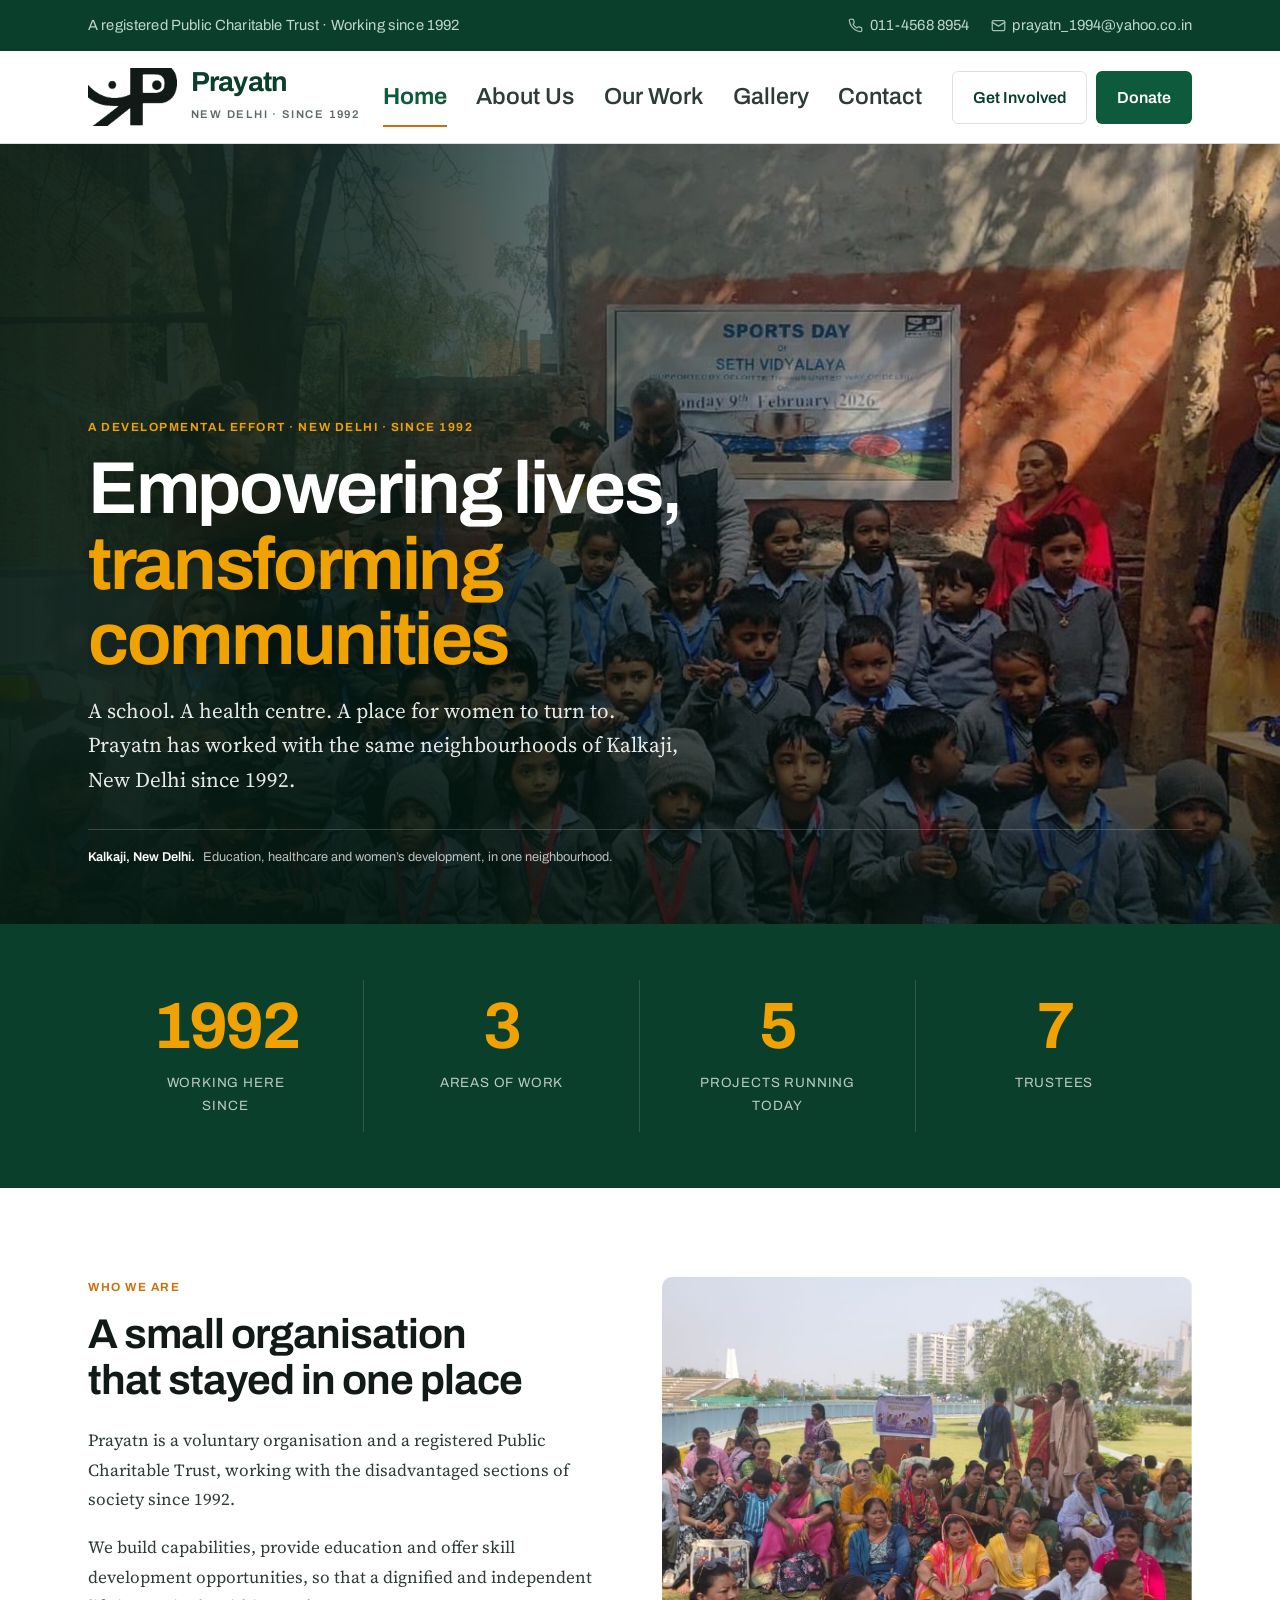
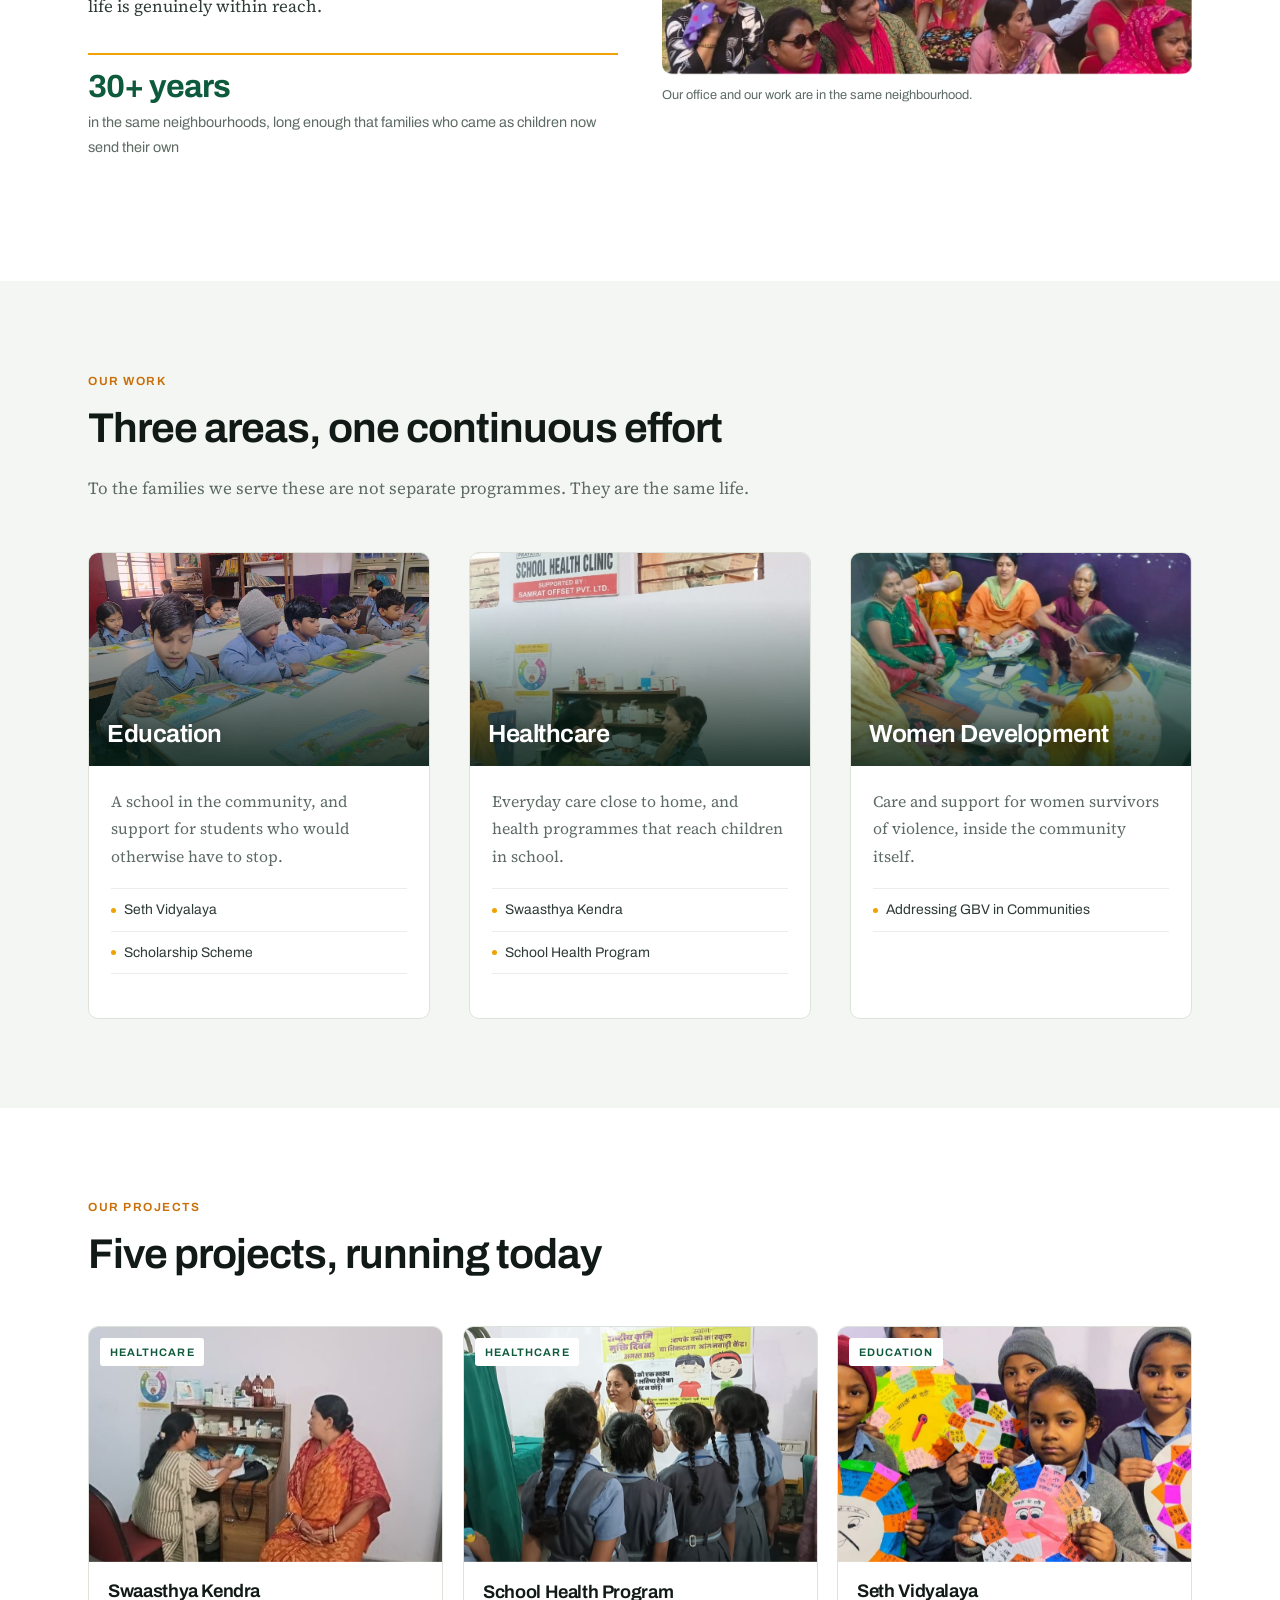
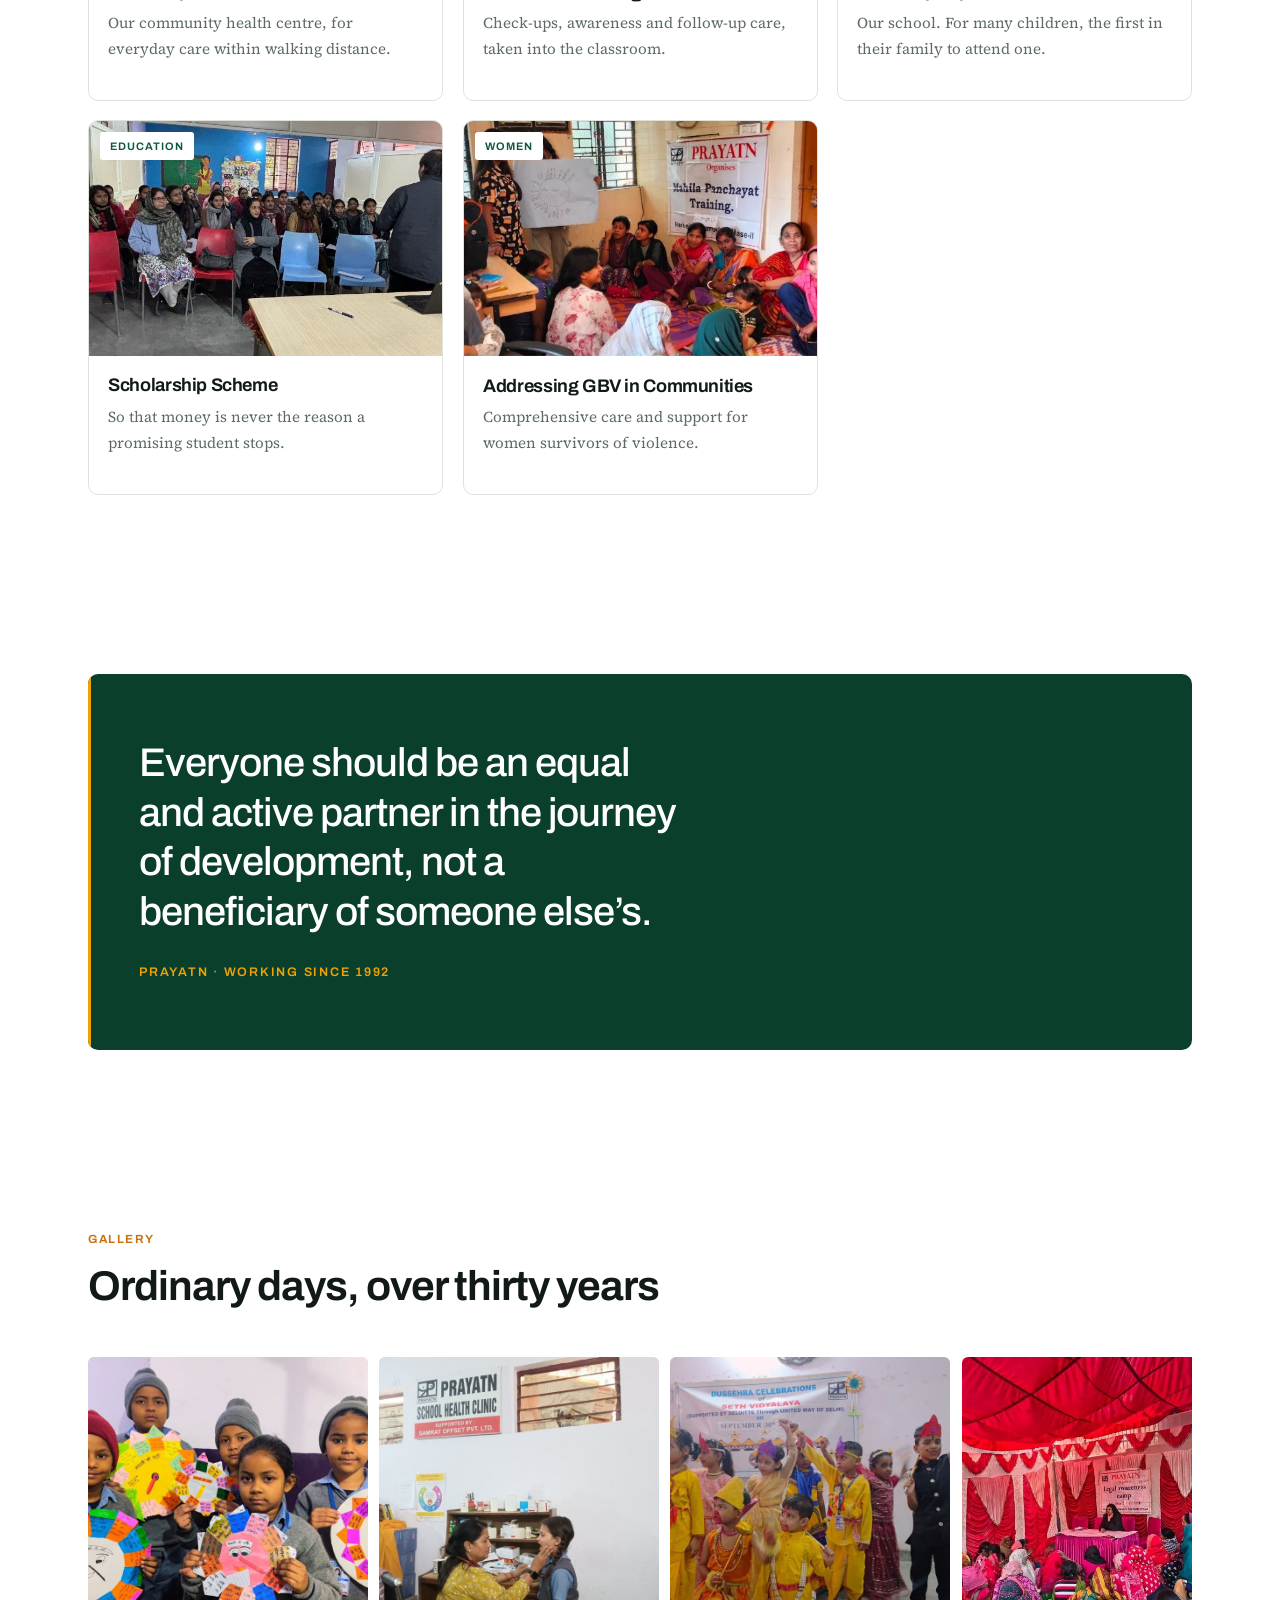
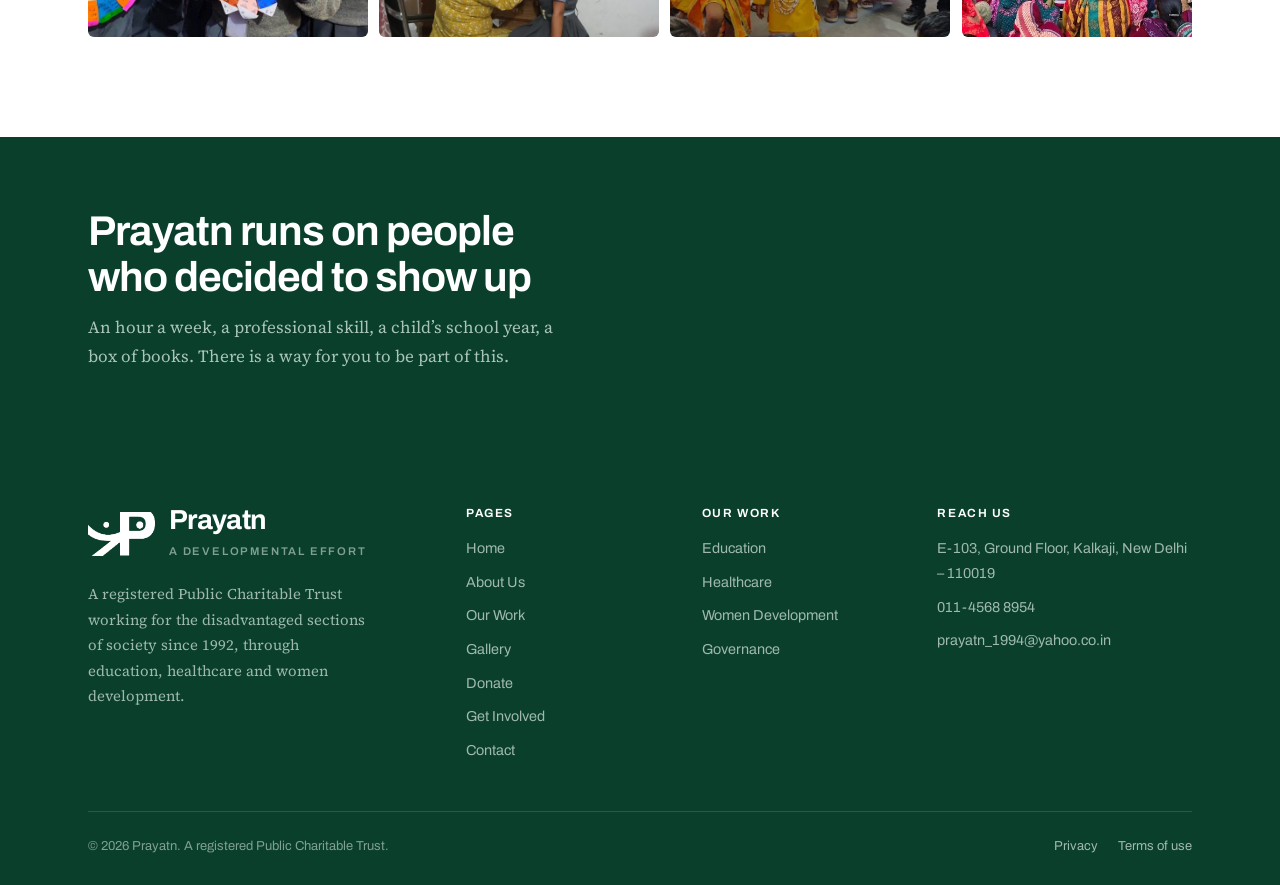
<file: index.html>
<!DOCTYPE html>
<html lang="en">
<head>
<meta charset="utf-8">
<meta name="viewport" content="width=device-width, initial-scale=1">
<title>Prayatn: Empowering Lives, Transforming Communities</title>
<meta name="description" content="Prayatn is a registered Public Charitable Trust working since 1992 with disadvantaged communities in Kalkaji, New Delhi, through education, healthcare and women development.">
<meta name="theme-color" content="#0A3F2B">
<link rel="canonical" href="https://www.prayatnonline.org/">
<meta property="og:type" content="website">
<meta property="og:title" content="Prayatn: Empowering Lives, Transforming Communities">
<meta property="og:description" content="Prayatn is a registered Public Charitable Trust working since 1992 with disadvantaged communities in Kalkaji, New Delhi, through education, healthcare and women development.">
<meta property="og:url" content="https://www.prayatnonline.org/">
<meta property="og:site_name" content="Prayatn">
<meta name="twitter:card" content="summary_large_image">
<link rel="icon" href="assets/img/favicon.png" type="image/png">
<link rel="apple-touch-icon" href="assets/img/favicon.png">
<link rel="preconnect" href="https://fonts.googleapis.com">
<link rel="preconnect" href="https://fonts.gstatic.com" crossorigin>
<link href="https://fonts.googleapis.com/css2?family=Archivo:wght@400;500;600;700&family=Source+Serif+4:ital,opsz,wght@0,8..60,400..600;1,8..60,400&display=swap" rel="stylesheet">
<link rel="stylesheet" href="assets/css/style.css">
<script>
(function (d) {
  var r = d.documentElement;
  r.classList.add('js-anim');
  /* Hiding content before the animation runs is only safe if something is
     guaranteed to un-hide it. If the behaviour script never arrives, a dropped
     connection, a blocked file, nothing would, and the page would stay a blank
     shell for good. So show everything after two seconds unless main.js has
     taken over by then, and tell it not to animate if that has happened. */
  setTimeout(function () {
    if (!window.Prayatn) { window.__prayatnFailsafe = true; r.classList.remove('js-anim'); }
  }, 2000);
})(document);
</script>
<noscript><style>.js-anim .anim, .js-anim .reveal-img { opacity: 1 !important; clip-path: none !important; }</style></noscript>
<script type="application/ld+json">
{
  "@context": "https://schema.org",
  "@type": "NGO",
  "name": "Prayatn",
  "url": "https://www.prayatnonline.org/",
  "slogan": "Empowering Lives, Transforming Communities",
  "foundingDate": "1992",
  "description": "A registered Public Charitable Trust working for the disadvantaged sections of society since 1992 through education, healthcare and women development.",
  "address": {
    "@type": "PostalAddress",
    "streetAddress": "E-103, Ground Floor, Kalkaji",
    "addressLocality": "New Delhi",
    "postalCode": "110019",
    "addressCountry": "IN"
  },
  "telephone": "+91-11-45688954",
  "email": "prayatn_1994@yahoo.co.in",
  "areaServed": "New Delhi, India"
}
</script>
</head>
<body>
  <a class="skip-link" href="#main">Skip to content</a>
  <div class="utility">
    <div class="wrap utility__inner">
      <span class="utility__tag">A registered Public Charitable Trust &middot; Working since 1992</span>
      <span class="utility__set">
        <a class="utility__item" href="tel:+911145688954"><svg viewBox="0 0 24 24" fill="none" stroke="currentColor" stroke-width="2" stroke-linecap="round" stroke-linejoin="round" aria-hidden="true"><path d="M22 16.9v3a2 2 0 0 1-2.2 2 19.8 19.8 0 0 1-8.6-3.1 19.5 19.5 0 0 1-6-6A19.8 19.8 0 0 1 2.1 4.2 2 2 0 0 1 4.1 2h3a2 2 0 0 1 2 1.7c.1 1 .4 1.9.7 2.8a2 2 0 0 1-.5 2.1L8.1 9.9a16 16 0 0 0 6 6l1.3-1.2a2 2 0 0 1 2.1-.5c.9.3 1.8.6 2.8.7a2 2 0 0 1 1.7 2z"/></svg> 011-4568 8954</a>
        <a class="utility__item" href="mailto:prayatn_1994@yahoo.co.in"><svg viewBox="0 0 24 24" fill="none" stroke="currentColor" stroke-width="2" stroke-linecap="round" stroke-linejoin="round" aria-hidden="true"><rect x="2" y="4" width="20" height="16" rx="2"/><path d="m2 7 10 6 10-6"/></svg> prayatn_1994@yahoo.co.in</a>
      </span>
    </div>
  </div>
  <header class="site-header">
    <div class="wrap header-inner">
      <a class="brand" href="index.html" aria-label="Prayatn, go to the home page">
        <img class="brand__mark" src="assets/img/logo.png" alt="" width="480" height="313">
        <span>
          <span class="brand__name">Prayatn</span>
          <span class="brand__sub">New Delhi &middot; Since 1992</span>
        </span>
      </a>
      <nav class="nav" id="primary-nav" aria-label="Main">
        <a class="nav__link" href="index.html" aria-current="page">Home</a>
        <a class="nav__link" href="about.html">About Us</a>
        <a class="nav__link" href="our-work.html">Our Work</a>
        <a class="nav__link" href="gallery.html">Gallery</a>
        <a class="nav__link" href="contact.html">Contact</a>
        <a class="btn btn--accent nav__cta" href="get-involved.html">Get Involved</a>
        <a class="btn btn--primary nav__cta" href="donate.html">Donate</a>
      </nav>
      <div class="header-cta">
        <a class="btn btn--accent" href="get-involved.html">Get Involved</a>
        <a class="btn btn--primary" href="donate.html">Donate</a>
        <button class="nav-toggle" type="button" aria-expanded="false" aria-controls="primary-nav" aria-label="Open menu">
          <span class="nav-toggle__bars" aria-hidden="true"><i></i><i></i><i></i></span>
        </button>
      </div>
    </div>
  </header>
  <button class="nav-backdrop" type="button" tabindex="-1" aria-hidden="true"></button>
  <div class="page-veil" aria-hidden="true"></div>
  <main id="main">
    <section class="hero">
      <div class="hero__media">
        <img class="reveal-img" src="assets/img/hero-main.jpg" alt="Children of Seth Vidyalaya with their medals on the school sports day" width="1700" height="1133">
      </div>
      <div class="wrap hero__inner">
        <span class="label anim" data-intro>A developmental effort &middot; New Delhi &middot; Since 1992</span>
        <h1 class="anim" data-intro>Empowering lives,<br><span class="hl">transforming communities</span></h1>
        <p class="lede hero__lede anim" data-intro>A school. A health centre. A place for women to turn to. Prayatn has worked with the same neighbourhoods of Kalkaji, New Delhi since 1992.</p>
        <p class="hero__caption anim" data-intro><b>Kalkaji, New Delhi.</b> Education, healthcare and women&rsquo;s development, in one neighbourhood.</p>
      </div>
    </section>

    <section class="factstrip">
      <div class="wrap factstrip__inner">
        <!-- TODO: swap two of these for your strongest real numbers, children enrolled,
             patients seen last year, women supported. -->
        <div class="fact anim" data-group="facts"><b>1992</b><span>Working here since</span></div>
        <div class="fact anim" data-group="facts"><b data-count="3">3</b><span>Areas of work</span></div>
        <div class="fact anim" data-group="facts"><b data-count="5">5</b><span>Projects running today</span></div>
        <div class="fact anim" data-group="facts"><b data-count="7">7</b><span>Trustees</span></div>
      </div>
    </section>

    <section class="section">
      <div class="wrap">
      <div class="textpic">
        <div class="textpic__body anim" data-group="who">
          <span class="label">Who we are</span>
          <h2>A small organisation that stayed in one place</h2>
          <p>Prayatn is a voluntary organisation and a registered Public Charitable Trust, working with the disadvantaged sections of society since 1992.</p>
          <p>We build capabilities, provide education and offer skill development opportunities, so that a dignified and independent life is genuinely within reach.</p>
          <div class="sidefact">
            <b>30+ years</b>
            <span>in the same neighbourhoods, long enough that families who came as children now send their own</span>
          </div>

        </div>
        <figure class="textpic__media anim" data-group="who" style="margin:0">
          <img class="reveal-img" src="assets/img/community-1.jpg" alt="A large community gathering in a park, seated on the grass" width="1000" height="750" loading="lazy">
          <figcaption>Our office and our work are in the same neighbourhood.</figcaption>
        </figure>
      </div>
      </div>
    </section>


    <section class="section section--stone">
      <div class="wrap">
        <div class="section-head anim" data-group="work">
          <span class="label">Our work</span>
          <h2>Three areas, one continuous effort</h2>
          <p>To the families we serve these are not separate programmes. They are the same life.</p>
        </div>
        <div class="grid grid--3">
          <div class="workcard anim" data-group="work">
            <div class="workcard__media"><img class="reveal-img" src="assets/img/education.jpg" alt="Children reading picture books together in the school library" width="900" height="620" loading="lazy"><h3 class="workcard__title">Education</h3></div>
            <div class="workcard__body">
              <p>A school in the community, and support for students who would otherwise have to stop.</p>
              <ul class="workcard__projects">
                <li>Seth Vidyalaya</li>
                <li>Scholarship Scheme</li>
              </ul>
            </div>
          </div>
          <div class="workcard anim" data-group="work">
            <div class="workcard__media"><img class="reveal-img" src="assets/img/healthcare.jpg" alt="A doctor examining a schoolgirl at the Prayatn School Health Clinic" width="900" height="620" loading="lazy"><h3 class="workcard__title">Healthcare</h3></div>
            <div class="workcard__body">
              <p>Everyday care close to home, and health programmes that reach children in school.</p>
              <ul class="workcard__projects">
                <li>Swaasthya Kendra</li>
                <li>School Health Program</li>
              </ul>
            </div>
          </div>
          <div class="workcard anim" data-group="work">
            <div class="workcard__media"><img class="reveal-img" src="assets/img/women.jpg" alt="Women seated in a circle at a Prayatn meeting" width="900" height="620" loading="lazy"><h3 class="workcard__title">Women Development</h3></div>
            <div class="workcard__body">
              <p>Care and support for women survivors of violence, inside the community itself.</p>
              <ul class="workcard__projects">
                <li>Addressing GBV in Communities</li>
              </ul>
            </div>
          </div>
        </div>
      </div>
    </section>

    <section class="section">
      <div class="wrap">
        <div class="section-head anim" data-group="proj">
          <span class="label">Our projects</span>
          <h2>Five projects, running today</h2>
        </div>
        <div class="projectgrid anim" data-group="proj">
          <div class="projectcard">
            <div class="projectcard__media"><img class="reveal-img" src="assets/img/clinic-1.jpg" alt="A woman being seen by staff at the Prayatn health clinic" width="1000" height="750" loading="lazy"><span class="projectcard__tag">Healthcare</span></div>
            <div class="projectcard__body">
              <h3>Swaasthya Kendra</h3>
              <p>Our community health centre, for everyday care within walking distance.</p>
            </div>
          </div>
          <div class="projectcard">
            <div class="projectcard__media"><img class="reveal-img" src="assets/img/clinic-2.jpg" alt="A school health awareness session, run in the classroom" width="800" height="1000" loading="lazy"><span class="projectcard__tag">Healthcare</span></div>
            <div class="projectcard__body">
              <h3>School Health Program</h3>
              <p>Check-ups, awareness and follow-up care, taken into the classroom.</p>
            </div>
          </div>
          <div class="projectcard">
            <div class="projectcard__media"><img class="reveal-img" src="assets/img/school-1.jpg" alt="Schoolchildren holding up the paper craft they have made" width="1000" height="750" loading="lazy"><span class="projectcard__tag">Education</span></div>
            <div class="projectcard__body">
              <h3>Seth Vidyalaya</h3>
              <p>Our school. For many children, the first in their family to attend one.</p>
            </div>
          </div>
          <div class="projectcard">
            <div class="projectcard__media"><img class="reveal-img" src="assets/img/school-2.jpg" alt="A meeting of parents and staff at Seth Vidyalaya" width="800" height="1000" loading="lazy"><span class="projectcard__tag">Education</span></div>
            <div class="projectcard__body">
              <h3>Scholarship Scheme</h3>
              <p>So that money is never the reason a promising student stops.</p>
            </div>
          </div>
          <div class="projectcard">
            <div class="projectcard__media"><img class="reveal-img" src="assets/img/women-1.jpg" alt="A Mahila Panchayat training session in progress" width="1000" height="750" loading="lazy"><span class="projectcard__tag">Women</span></div>
            <div class="projectcard__body">
              <h3>Addressing GBV in Communities</h3>
              <p>Comprehensive care and support for women survivors of violence.</p>
            </div>
          </div>
        </div>
      </div>
    </section>

    <section class="section">
      <div class="wrap">
        <figure class="quoteblock anim" data-group="quote" style="margin:0">
          <blockquote>Everyone should be an equal and active partner in the journey of development, not a beneficiary of someone else&rsquo;s.</blockquote>
          <cite>Prayatn &middot; working since 1992</cite>
        </figure>
      </div>
    </section>

    <section class="section">
      <div class="wrap">
        <div class="section-head anim" data-group="gal">
          <span class="label">Gallery</span>
          <h2>Ordinary days, over thirty years</h2>
        </div>
        <div class="strip anim" data-group="gal">
          <div><img class="reveal-img" src="assets/img/gallery-51.jpg" alt="Schoolchildren holding up the paper craft they have made" width="640" height="640" loading="lazy"></div>
          <div><img class="reveal-img" src="assets/img/gallery-5.jpg" alt="A doctor examining a schoolgirl at the Prayatn School Health Clinic" width="640" height="640" loading="lazy"></div>
          <div><img class="reveal-img" src="assets/img/gallery-47.jpg" alt="Children in costume for the school&rsquo;s Dussehra celebration" width="640" height="640" loading="lazy"></div>
          <div><img class="reveal-img" src="assets/img/gallery-29.jpg" alt="A legal awareness camp run by Prayatn under a marquee" width="640" height="640" loading="lazy"></div>
          <div><img class="reveal-img" src="assets/img/gallery-40.jpg" alt="Children at work in the school computer room" width="640" height="640" loading="lazy"></div>
          <div><img class="reveal-img" src="assets/img/gallery-21.jpg" alt="Schoolchildren on National Deworming Day, holding their tablets" width="640" height="640" loading="lazy"></div>
          <div><img class="reveal-img" src="assets/img/gallery-49.jpg" alt="Seth Vidyalaya pupils outdoors with their certificates" width="640" height="640" loading="lazy"></div>
          <div><img class="reveal-img" src="assets/img/gallery-77.jpg" alt="Women seated in a circle at a Prayatn meeting" width="640" height="640" loading="lazy"></div>
        </div>
      </div>
    </section>

    <section class="cta">
      <div class="wrap cta__inner">
        <div class="anim" data-group="cta">
          <h2>Prayatn runs on people who decided to show up</h2>
          <p>An hour a week, a professional skill, a child&rsquo;s school year, a box of books. There is a way for you to be part of this.</p>
        </div>
      </div>
    </section>
  </main>
  <footer class="site-footer">
    <div class="wrap">
      <div class="footer-grid">
        <div class="footer-brand">
          <a class="brand" href="index.html">
            <img class="brand__mark" src="assets/img/logo.png" alt="" width="480" height="313">
            <span>
              <span class="brand__name">Prayatn</span>
              <span class="brand__sub">A developmental effort</span>
            </span>
          </a>
          <p>A registered Public Charitable Trust working for the disadvantaged sections of society since 1992, through education, healthcare and women development.</p>
        </div>
        <div class="footer-col">
          <h4>Pages</h4>
          <ul>
            <li><a href="index.html">Home</a></li>
            <li><a href="about.html">About Us</a></li>
            <li><a href="our-work.html">Our Work</a></li>
            <li><a href="gallery.html">Gallery</a></li>
            <li><a href="donate.html">Donate</a></li>
            <li><a href="get-involved.html">Get Involved</a></li>
            <li><a href="contact.html">Contact</a></li>
          </ul>
        </div>
        <div class="footer-col">
          <h4>Our work</h4>
          <ul>
            <li><a href="our-work.html#education">Education</a></li>
            <li><a href="our-work.html#healthcare">Healthcare</a></li>
            <li><a href="our-work.html#women">Women Development</a></li>
            <li><a href="about.html#governance">Governance</a></li>
          </ul>
        </div>
        <div class="footer-col">
          <h4>Reach us</h4>
          <ul>
            <li>E-103, Ground Floor, Kalkaji, New Delhi &ndash; 110019</li>
            <li><a href="tel:+911145688954">011-4568 8954</a></li>
            <li><a href="mailto:prayatn_1994@yahoo.co.in">prayatn_1994@yahoo.co.in</a></li>
          </ul>
        </div>
      </div>
      <div class="footer-bottom">
        <p>&copy; <span data-year>2026</span> Prayatn. A registered Public Charitable Trust.</p>
        <p class="footer-legal">
          <a href="privacy.html">Privacy</a>
          <a href="terms.html">Terms of use</a>
        </p>
      </div>
    </div>
  </footer>
  <script src="assets/js/vendor/motion.min.js"></script>
  <script src="assets/js/main.js" defer></script>
</body>
</html>
</file>
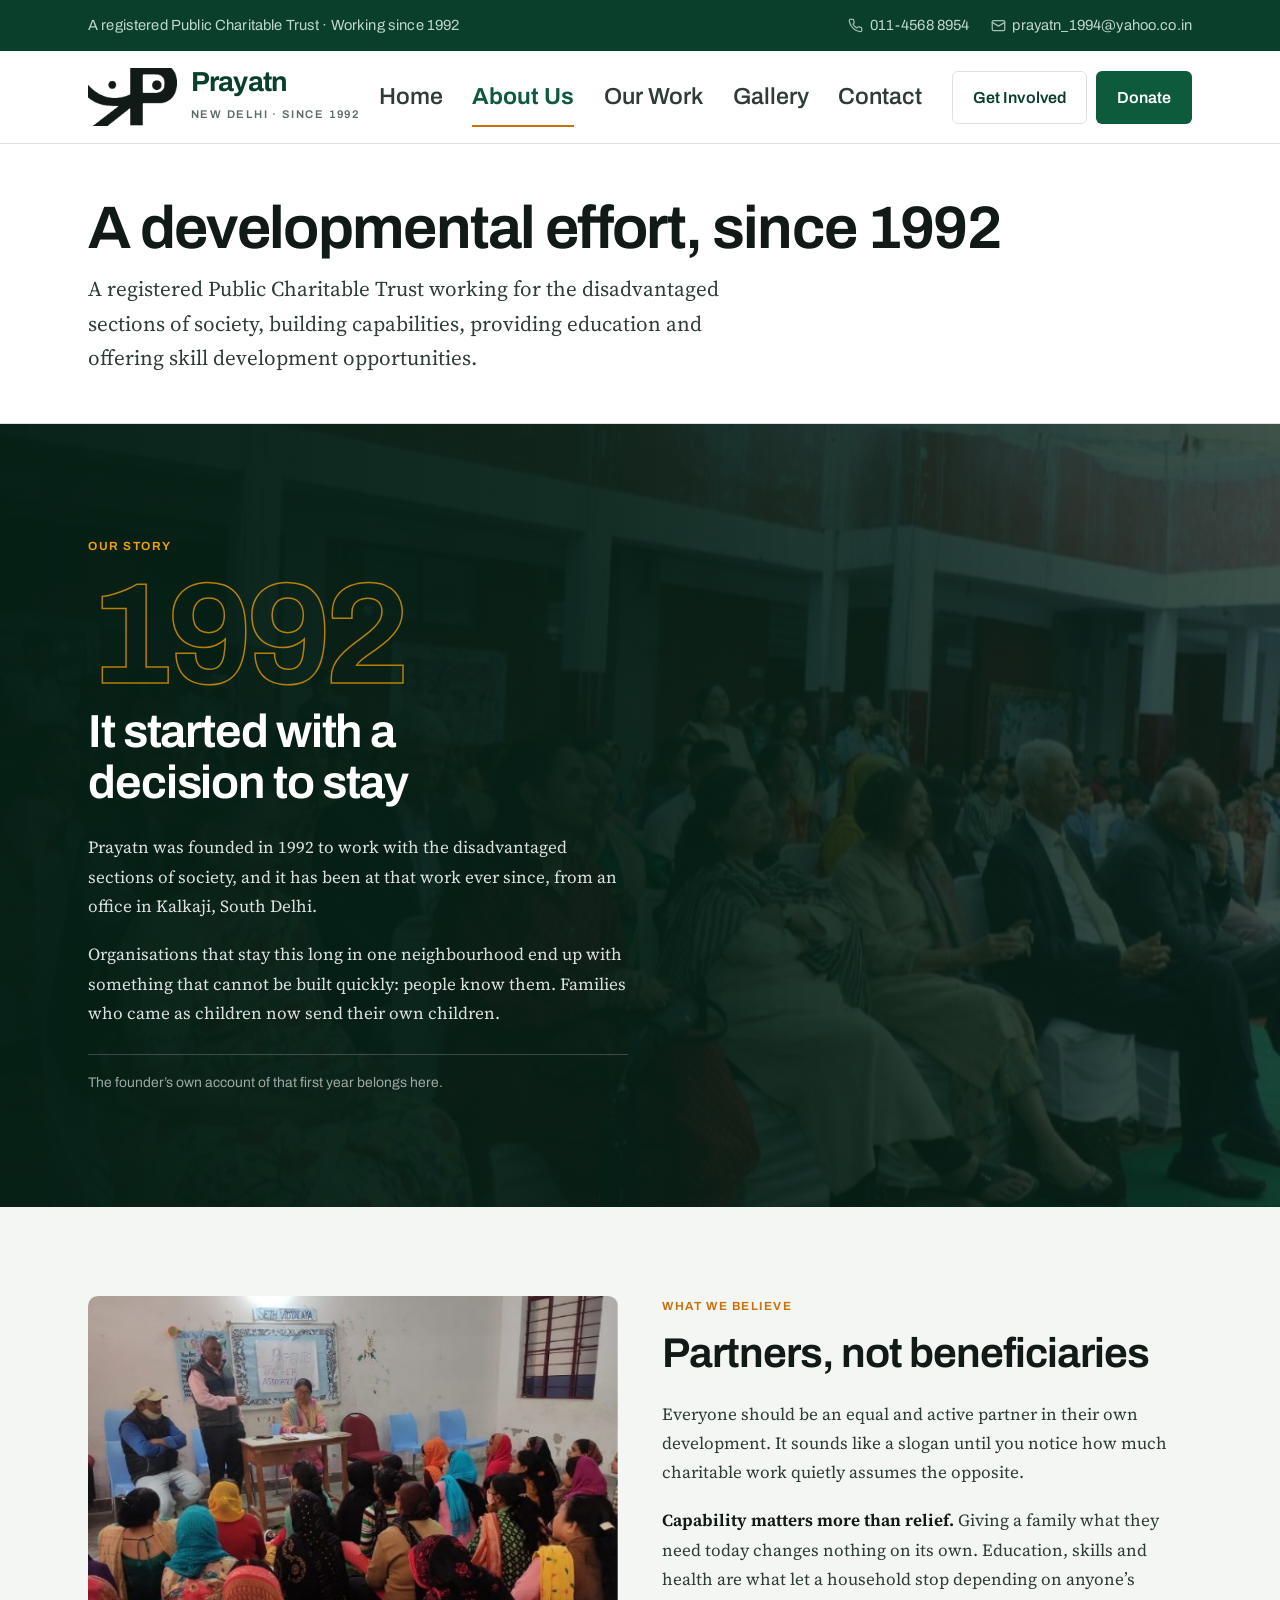
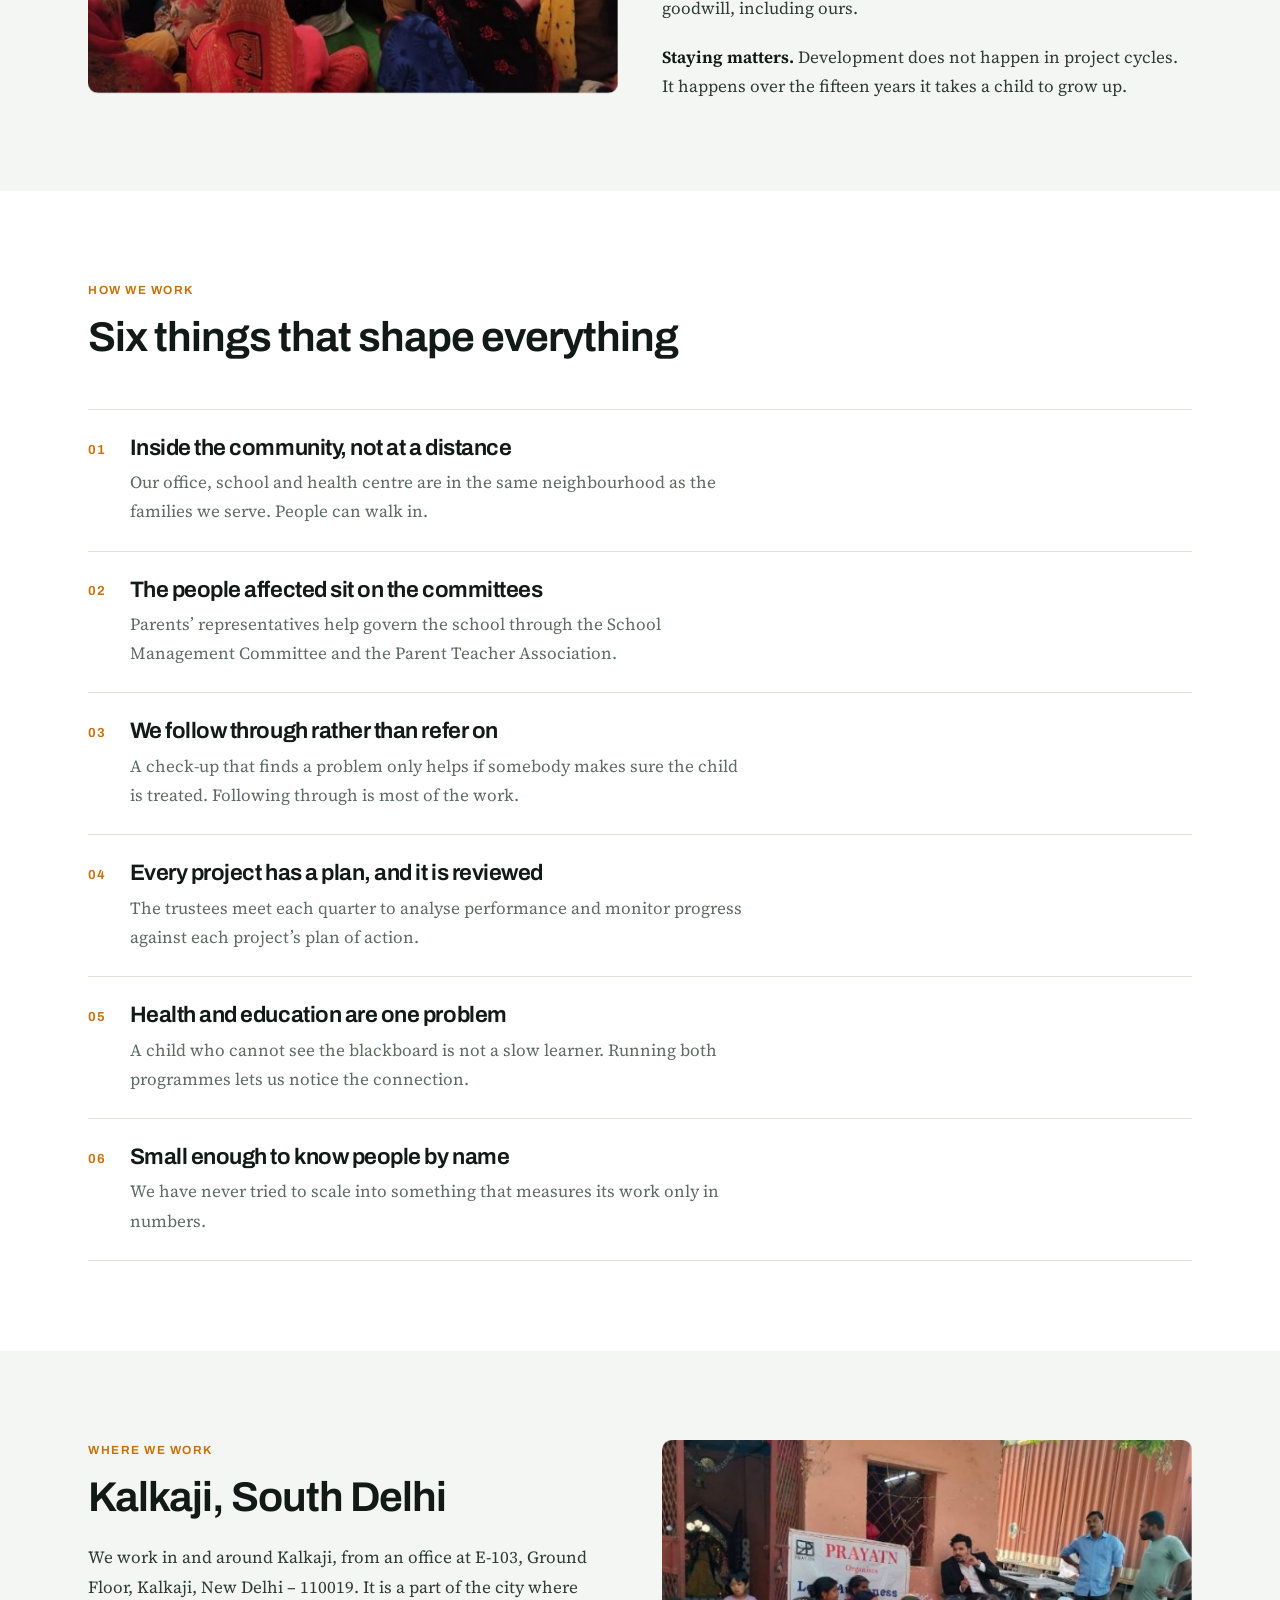
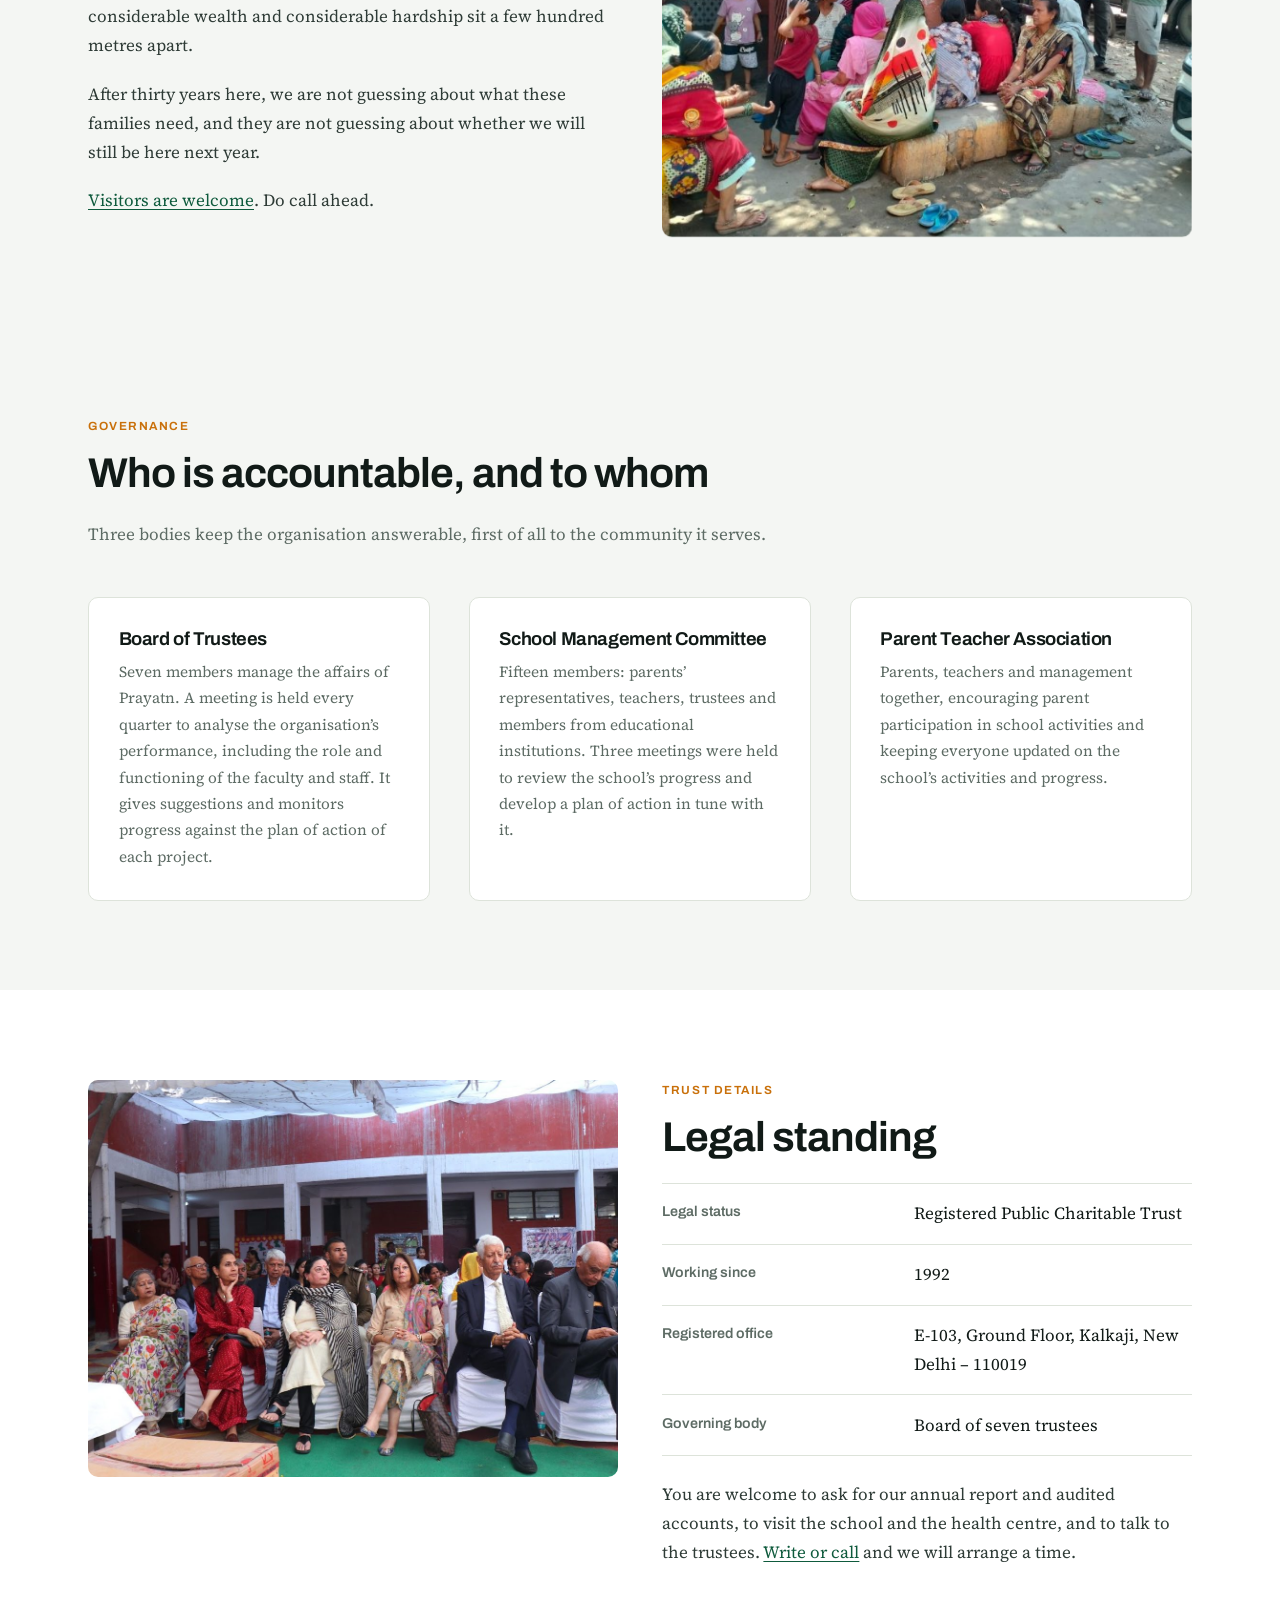
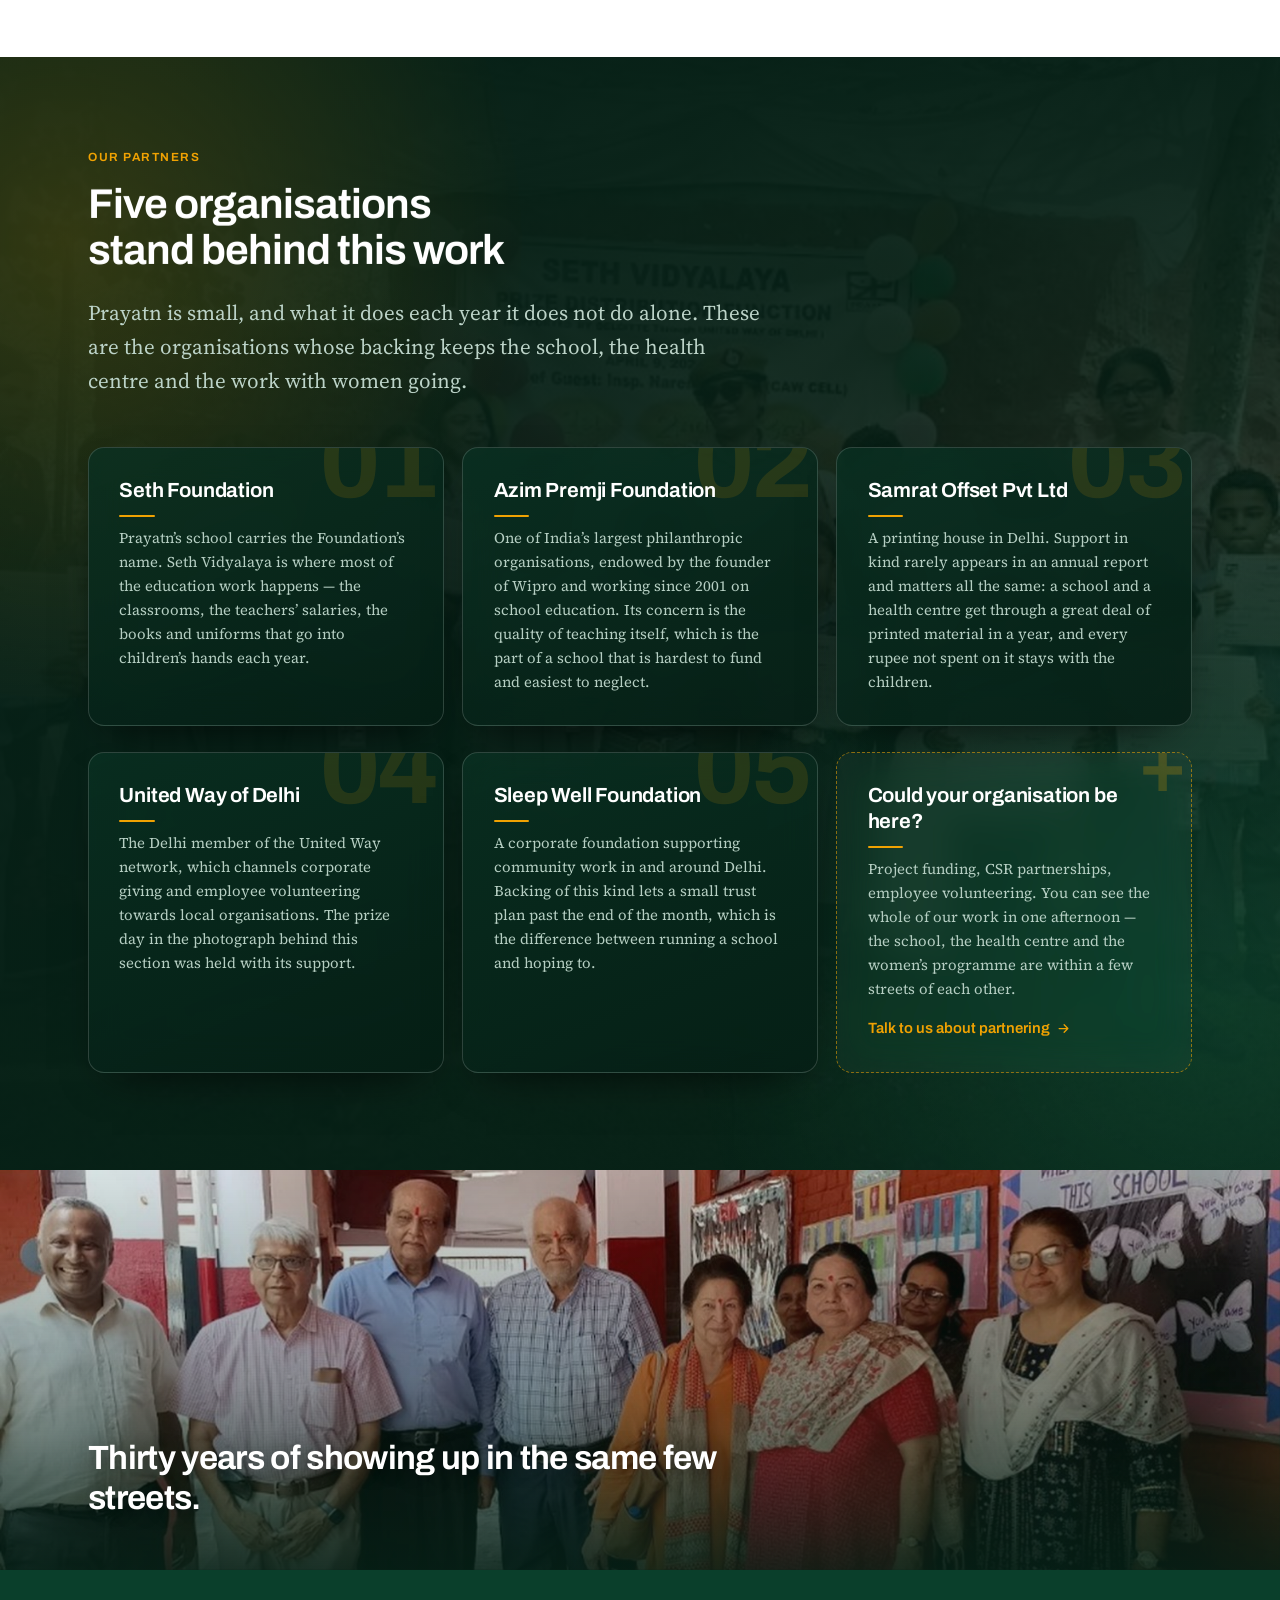
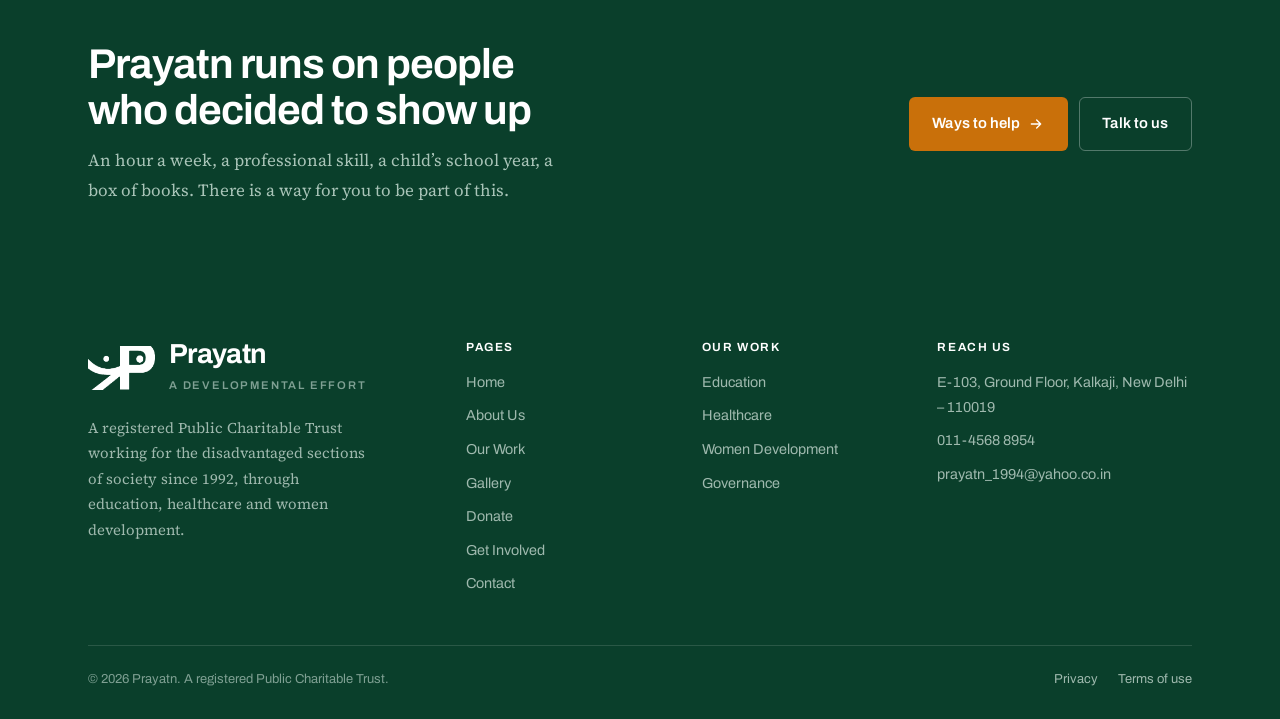
<file: about.html>
<!DOCTYPE html>
<html lang="en">
<head>
<meta charset="utf-8">
<meta name="viewport" content="width=device-width, initial-scale=1">
<title>About Prayatn: our story, beliefs and approach</title>
<meta name="description" content="Prayatn has worked with disadvantaged communities in Kalkaji, New Delhi since 1992. Our story, what we believe, how we work and how we are governed.">
<meta name="theme-color" content="#0A3F2B">
<link rel="canonical" href="https://www.prayatnonline.org/about.html">
<meta property="og:type" content="website">
<meta property="og:title" content="About Prayatn: our story, beliefs and approach">
<meta property="og:description" content="Prayatn has worked with disadvantaged communities in Kalkaji, New Delhi since 1992. Our story, what we believe, how we work and how we are governed.">
<meta property="og:url" content="https://www.prayatnonline.org/about.html">
<meta property="og:site_name" content="Prayatn">
<meta name="twitter:card" content="summary_large_image">
<link rel="icon" href="assets/img/favicon.png" type="image/png">
<link rel="apple-touch-icon" href="assets/img/favicon.png">
<link rel="preconnect" href="https://fonts.googleapis.com">
<link rel="preconnect" href="https://fonts.gstatic.com" crossorigin>
<link href="https://fonts.googleapis.com/css2?family=Archivo:wght@400;500;600;700&family=Source+Serif+4:ital,opsz,wght@0,8..60,400..600;1,8..60,400&display=swap" rel="stylesheet">
<link rel="stylesheet" href="assets/css/style.css">
<script>
(function (d) {
  var r = d.documentElement;
  r.classList.add('js-anim');
  /* Hiding content before the animation runs is only safe if something is
     guaranteed to un-hide it. If the behaviour script never arrives, a dropped
     connection, a blocked file, nothing would, and the page would stay a blank
     shell for good. So show everything after two seconds unless main.js has
     taken over by then, and tell it not to animate if that has happened. */
  setTimeout(function () {
    if (!window.Prayatn) { window.__prayatnFailsafe = true; r.classList.remove('js-anim'); }
  }, 2000);
})(document);
</script>
<noscript><style>.js-anim .anim, .js-anim .reveal-img { opacity: 1 !important; clip-path: none !important; }</style></noscript>
</head>
<body>
  <a class="skip-link" href="#main">Skip to content</a>
  <div class="utility">
    <div class="wrap utility__inner">
      <span class="utility__tag">A registered Public Charitable Trust &middot; Working since 1992</span>
      <span class="utility__set">
        <a class="utility__item" href="tel:+911145688954"><svg viewBox="0 0 24 24" fill="none" stroke="currentColor" stroke-width="2" stroke-linecap="round" stroke-linejoin="round" aria-hidden="true"><path d="M22 16.9v3a2 2 0 0 1-2.2 2 19.8 19.8 0 0 1-8.6-3.1 19.5 19.5 0 0 1-6-6A19.8 19.8 0 0 1 2.1 4.2 2 2 0 0 1 4.1 2h3a2 2 0 0 1 2 1.7c.1 1 .4 1.9.7 2.8a2 2 0 0 1-.5 2.1L8.1 9.9a16 16 0 0 0 6 6l1.3-1.2a2 2 0 0 1 2.1-.5c.9.3 1.8.6 2.8.7a2 2 0 0 1 1.7 2z"/></svg> 011-4568 8954</a>
        <a class="utility__item" href="mailto:prayatn_1994@yahoo.co.in"><svg viewBox="0 0 24 24" fill="none" stroke="currentColor" stroke-width="2" stroke-linecap="round" stroke-linejoin="round" aria-hidden="true"><rect x="2" y="4" width="20" height="16" rx="2"/><path d="m2 7 10 6 10-6"/></svg> prayatn_1994@yahoo.co.in</a>
      </span>
    </div>
  </div>
  <header class="site-header">
    <div class="wrap header-inner">
      <a class="brand" href="index.html" aria-label="Prayatn, go to the home page">
        <img class="brand__mark" src="assets/img/logo.png" alt="" width="480" height="313">
        <span>
          <span class="brand__name">Prayatn</span>
          <span class="brand__sub">New Delhi &middot; Since 1992</span>
        </span>
      </a>
      <nav class="nav" id="primary-nav" aria-label="Main">
        <a class="nav__link" href="index.html">Home</a>
        <a class="nav__link" href="about.html" aria-current="page">About Us</a>
        <a class="nav__link" href="our-work.html">Our Work</a>
        <a class="nav__link" href="gallery.html">Gallery</a>
        <a class="nav__link" href="contact.html">Contact</a>
        <a class="btn btn--accent nav__cta" href="get-involved.html">Get Involved</a>
        <a class="btn btn--primary nav__cta" href="donate.html">Donate</a>
      </nav>
      <div class="header-cta">
        <a class="btn btn--accent" href="get-involved.html">Get Involved</a>
        <a class="btn btn--primary" href="donate.html">Donate</a>
        <button class="nav-toggle" type="button" aria-expanded="false" aria-controls="primary-nav" aria-label="Open menu">
          <span class="nav-toggle__bars" aria-hidden="true"><i></i><i></i><i></i></span>
        </button>
      </div>
    </div>
  </header>
  <button class="nav-backdrop" type="button" tabindex="-1" aria-hidden="true"></button>
  <div class="page-veil" aria-hidden="true"></div>
  <main id="main">
    <section class="page-head">
      <div class="wrap">
        <h1 class="anim" data-intro>A developmental effort, since 1992</h1>
        <p class="lede anim" data-intro>A registered Public Charitable Trust working for the disadvantaged sections of society, building capabilities, providing education and offering skill development opportunities.</p>
      </div>
    </section>
    <section class="origin" id="story" style="scroll-margin-top:140px">
      <div class="origin__media">
        <img class="reveal-img" src="assets/img/story.jpg" alt="Guests and members seated at a Prayatn annual function" width="1200" height="900">
      </div>
      <div class="wrap origin__inner">
        <div class="origin__panel anim" data-group="story">
          <span class="label">Our story</span>
          <p class="origin__year"><span>1992</span></p>
          <h2>It started with a decision to stay</h2>
          <p>Prayatn was founded in 1992 to work with the disadvantaged sections of society, and it has been at that work ever since, from an office in Kalkaji, South Delhi.</p>
          <p>Organisations that stay this long in one neighbourhood end up with something that cannot be built quickly: people know them. Families who came as children now send their own children.</p>
          <!-- TODO: this is the single most valuable thing still missing from this
               website, the founding story in the founder's own words. Who started
               Prayatn, what the first year looked like, and what has changed since.
               A few paragraphs and a photograph of the founder would carry this page. -->
          <p class="origin__note">The founder&rsquo;s own account of that first year belongs here.</p>
        </div>
      </div>
    </section>

    <section class="section section--stone">
      <div class="wrap">
      <div class="textpic textpic--flip" id="beliefs" style="scroll-margin-top:140px">
        <div class="textpic__body anim" data-group="beliefs">
          <span class="label">What we believe</span>
          <h2>Partners, not beneficiaries</h2>
          <p>Everyone should be an equal and active partner in their own development. It sounds like a slogan until you notice how much charitable work quietly assumes the opposite.</p>
          <p><strong>Capability matters more than relief.</strong> Giving a family what they need today changes nothing on its own. Education, skills and health are what let a household stop depending on anyone&rsquo;s goodwill, including ours.</p>
          <p><strong>Staying matters.</strong> Development does not happen in project cycles. It happens over the fifteen years it takes a child to grow up.</p>
        </div>
        <figure class="textpic__media anim" data-group="beliefs" style="margin:0">
          <img class="reveal-img" src="assets/img/about.jpg" alt="A community meeting run by Prayatn, with women seated on the floor" width="1000" height="750" loading="lazy">
        </figure>
      </div>
      </div>
    </section>


    <section class="section">
      <div class="wrap">
        <div class="section-head anim" data-group="how" id="how" style="scroll-margin-top:140px">
          <span class="label">How we work</span>
          <h2>Six things that shape everything</h2>
        </div>
        <div class="principles anim" data-group="how">
          <div class="principle">
            <div><h3>Inside the community, not at a distance</h3>
            <p>Our office, school and health centre are in the same neighbourhood as the families we serve. People can walk in.</p></div>
          </div>
          <div class="principle">
            <div><h3>The people affected sit on the committees</h3>
            <p>Parents&rsquo; representatives help govern the school through the School Management Committee and the Parent Teacher Association.</p></div>
          </div>
          <div class="principle">
            <div><h3>We follow through rather than refer on</h3>
            <p>A check-up that finds a problem only helps if somebody makes sure the child is treated. Following through is most of the work.</p></div>
          </div>
          <div class="principle">
            <div><h3>Every project has a plan, and it is reviewed</h3>
            <p>The trustees meet each quarter to analyse performance and monitor progress against each project&rsquo;s plan of action.</p></div>
          </div>
          <div class="principle">
            <div><h3>Health and education are one problem</h3>
            <p>A child who cannot see the blackboard is not a slow learner. Running both programmes lets us notice the connection.</p></div>
          </div>
          <div class="principle">
            <div><h3>Small enough to know people by name</h3>
            <p>We have never tried to scale into something that measures its work only in numbers.</p></div>
          </div>
        </div>
      </div>
    </section>

    <section class="section section--stone">
      <div class="wrap">
      <div class="textpic" id="where" style="scroll-margin-top:140px">
        <div class="textpic__body anim" data-group="where">
          <span class="label">Where we work</span>
          <h2>Kalkaji, South Delhi</h2>
          <p>We work in and around Kalkaji, from an office at E-103, Ground Floor, Kalkaji, New Delhi &ndash; 110019. It is a part of the city where considerable wealth and considerable hardship sit a few hundred metres apart.</p>
          <p>After thirty years here, we are not guessing about what these families need, and they are not guessing about whether we will still be here next year.</p>
          <!-- TODO: name the specific neighbourhoods, colonies or clusters Prayatn works
               in. Being concrete here is persuasive to donors and to families alike. -->
          <p><a href="contact.html">Visitors are welcome</a>. Do call ahead.</p>
        </div>
        <figure class="textpic__media anim" data-group="where" style="margin:0">
          <img class="reveal-img" src="assets/img/community-2.jpg" alt="A Prayatn meeting held in the lane outside, under the organisation's banner" width="1000" height="750" loading="lazy">
        </figure>
      </div>
      </div>
    </section>


    <section class="section section--stone" id="governance" style="scroll-margin-top:100px">
      <div class="wrap">
        <div class="section-head anim" data-group="govhead">
          <span class="label">Governance</span>
          <h2>Who is accountable, and to whom</h2>
          <p>Three bodies keep the organisation answerable, first of all to the community it serves.</p>
        </div>
        <div class="grid grid--3 anim" data-group="govbodies">
          <div class="icon-card">
            <h3>Board of Trustees</h3>
            <p>Seven members manage the affairs of Prayatn. A meeting is held every quarter to analyse the organisation&rsquo;s performance, including the role and functioning of the faculty and staff. It gives suggestions and monitors progress against the plan of action of each project.</p>
          </div>
          <div class="icon-card">
            <h3>School Management Committee</h3>
            <p>Fifteen members: parents&rsquo; representatives, teachers, trustees and members from educational institutions. Three meetings were held to review the school&rsquo;s progress and develop a plan of action in tune with it.</p>
          </div>
          <div class="icon-card">
            <h3>Parent Teacher Association</h3>
            <p>Parents, teachers and management together, encouraging parent participation in school activities and keeping everyone updated on the school&rsquo;s activities and progress.</p>
          </div>
        </div>
        <!-- TODO: if the trustees are willing to be listed publicly, add their names and
             roles here. Donors and grant-makers look for this first. -->
      </div>
    </section>

    <section class="section">
      <div class="wrap">
      <div class="textpic textpic--flip">
        <div class="textpic__body anim" data-group="trustdetails">
          <span class="label">Trust details</span>
          <h2>Legal standing</h2>
          <dl class="deflist">
            <div><dt>Legal status</dt><dd>Registered Public Charitable Trust</dd></div>
            <div><dt>Working since</dt><dd>1992</dd></div>
            <div><dt>Registered office</dt><dd>E-103, Ground Floor, Kalkaji, New Delhi &ndash; 110019</dd></div>
            <div><dt>Governing body</dt><dd>Board of seven trustees</dd></div>
          </dl>
          <!-- TODO: add the trust registration number and date, and any 12A, 80G, FCRA or
               CSR registration numbers. 80G lets Indian donors claim tax relief. -->
          <p style="margin-top:1.5rem">You are welcome to ask for our annual report and audited accounts, to visit the school and the health centre, and to talk to the trustees. <a href="contact.html">Write or call</a> and we will arrange a time.</p>
        </div>
        <figure class="textpic__media anim" data-group="trustdetails" style="margin:0">
          <img class="reveal-img" src="assets/img/trustees-1.jpg" alt="Members and guests at a Prayatn function" width="1000" height="750" loading="lazy">
        </figure>
      </div>
      </div>
    </section>

    <section class="partnerband" id="partners" style="scroll-margin-top:100px">
      <div class="partnerband__media" aria-hidden="true">
        <img src="assets/img/gallery-49.jpg" alt="" width="640" height="640" loading="lazy">
      </div>
      <div class="partnerband__aurora" aria-hidden="true"></div>
      <div class="wrap partnerband__inner">
        <div class="section-head anim" data-group="partners-head">
          <span class="label">Our partners</span>
          <h2>Five organisations stand behind this work</h2>
          <p class="lede">Prayatn is small, and what it does each year it does not do alone. These are the organisations whose backing keeps the school, the health centre and the work with women going.</p>
        </div>
        <ul class="partnerwall anim" data-group="partners">
          <!-- The lines below describe each organisation, not what it gives Prayatn —
               we do not know the split and will not invent it. CHECK THEM: they were
               drafted from public information, not from the trust's own records.
               When a logo file is to hand, put it in assets/img/partners/ and add it as
               the first child of the card; it gets a white plate automatically:
                 <img class="partner__logo" src="assets/img/partners/seth.png"
                      alt="Seth Foundation" width="240" height="96" loading="lazy"> -->
          <li class="partner">
            <span class="partner__num" aria-hidden="true">01</span>
            <b>Seth Foundation</b>
            <p class="partner__note">Prayatn&rsquo;s school carries the Foundation&rsquo;s name. Seth Vidyalaya is where most of the education work happens &mdash; the classrooms, the teachers&rsquo; salaries, the books and uniforms that go into children&rsquo;s hands each year.</p>
          </li>
          <li class="partner">
            <span class="partner__num" aria-hidden="true">02</span>
            <b>Azim Premji Foundation</b>
            <p class="partner__note">One of India&rsquo;s largest philanthropic organisations, endowed by the founder of Wipro and working since 2001 on school education. Its concern is the quality of teaching itself, which is the part of a school that is hardest to fund and easiest to neglect.</p>
          </li>
          <li class="partner">
            <span class="partner__num" aria-hidden="true">03</span>
            <b>Samrat Offset Pvt Ltd</b>
            <p class="partner__note">A printing house in Delhi. Support in kind rarely appears in an annual report and matters all the same: a school and a health centre get through a great deal of printed material in a year, and every rupee not spent on it stays with the children.</p>
          </li>
          <li class="partner">
            <span class="partner__num" aria-hidden="true">04</span>
            <b>United Way of Delhi</b>
            <p class="partner__note">The Delhi member of the United Way network, which channels corporate giving and employee volunteering towards local organisations. The prize day in the photograph behind this section was held with its support.</p>
          </li>
          <li class="partner">
            <span class="partner__num" aria-hidden="true">05</span>
            <b>Sleep Well Foundation</b>
            <p class="partner__note">A corporate foundation supporting community work in and around Delhi. Backing of this kind lets a small trust plan past the end of the month, which is the difference between running a school and hoping to.</p>
          </li>
          <li class="partner partner--invite">
            <span class="partner__num" aria-hidden="true">+</span>
            <b>Could your organisation be here?</b>
            <p class="partner__note">Project funding, CSR partnerships, employee volunteering. You can see the whole of our work in one afternoon &mdash; the school, the health centre and the women&rsquo;s programme are within a few streets of each other.</p>
            <a class="arrow-link" href="get-involved.html#write">Talk to us about partnering <svg viewBox="0 0 24 24" fill="none" stroke="currentColor" stroke-width="2" stroke-linecap="round" stroke-linejoin="round" aria-hidden="true"><path d="M5 12h14M13 6l6 6-6 6"/></svg></a>
          </li>
        </ul>
      </div>
    </section>

    <section class="photoband">
      <div class="photoband__media">
        <img class="reveal-img" src="assets/img/band-about.jpg" alt="Members of Prayatn together at a function" width="1500" height="643" loading="lazy">
      </div>
      <div class="wrap photoband__inner">
        <p class="photoband__line anim">Thirty years of showing up in the same few streets.</p>
      </div>
    </section>

    <section class="cta">
      <div class="wrap cta__inner">
        <div class="anim" data-group="cta">
          <h2>Prayatn runs on people who decided to show up</h2>
          <p>An hour a week, a professional skill, a child&rsquo;s school year, a box of books. There is a way for you to be part of this.</p>
        </div>
        <div class="btn-row anim" data-group="cta">
          <a class="btn btn--accent" href="get-involved.html">Ways to help <svg viewBox="0 0 24 24" fill="none" stroke="currentColor" stroke-width="2" stroke-linecap="round" stroke-linejoin="round" aria-hidden="true"><path d="M5 12h14M13 6l6 6-6 6"/></svg></a>
          <a class="btn btn--onink" href="contact.html">Talk to us</a>
        </div>
      </div>
    </section>
  </main>
  <footer class="site-footer">
    <div class="wrap">
      <div class="footer-grid">
        <div class="footer-brand">
          <a class="brand" href="index.html">
            <img class="brand__mark" src="assets/img/logo.png" alt="" width="480" height="313">
            <span>
              <span class="brand__name">Prayatn</span>
              <span class="brand__sub">A developmental effort</span>
            </span>
          </a>
          <p>A registered Public Charitable Trust working for the disadvantaged sections of society since 1992, through education, healthcare and women development.</p>
        </div>
        <div class="footer-col">
          <h4>Pages</h4>
          <ul>
            <li><a href="index.html">Home</a></li>
            <li><a href="about.html">About Us</a></li>
            <li><a href="our-work.html">Our Work</a></li>
            <li><a href="gallery.html">Gallery</a></li>
            <li><a href="donate.html">Donate</a></li>
            <li><a href="get-involved.html">Get Involved</a></li>
            <li><a href="contact.html">Contact</a></li>
          </ul>
        </div>
        <div class="footer-col">
          <h4>Our work</h4>
          <ul>
            <li><a href="our-work.html#education">Education</a></li>
            <li><a href="our-work.html#healthcare">Healthcare</a></li>
            <li><a href="our-work.html#women">Women Development</a></li>
            <li><a href="about.html#governance">Governance</a></li>
          </ul>
        </div>
        <div class="footer-col">
          <h4>Reach us</h4>
          <ul>
            <li>E-103, Ground Floor, Kalkaji, New Delhi &ndash; 110019</li>
            <li><a href="tel:+911145688954">011-4568 8954</a></li>
            <li><a href="mailto:prayatn_1994@yahoo.co.in">prayatn_1994@yahoo.co.in</a></li>
          </ul>
        </div>
      </div>
      <div class="footer-bottom">
        <p>&copy; <span data-year>2026</span> Prayatn. A registered Public Charitable Trust.</p>
        <p class="footer-legal">
          <a href="privacy.html">Privacy</a>
          <a href="terms.html">Terms of use</a>
        </p>
      </div>
    </div>
  </footer>
  <script src="assets/js/vendor/motion.min.js"></script>
  <script src="assets/js/main.js" defer></script>
</body>
</html>
</file>
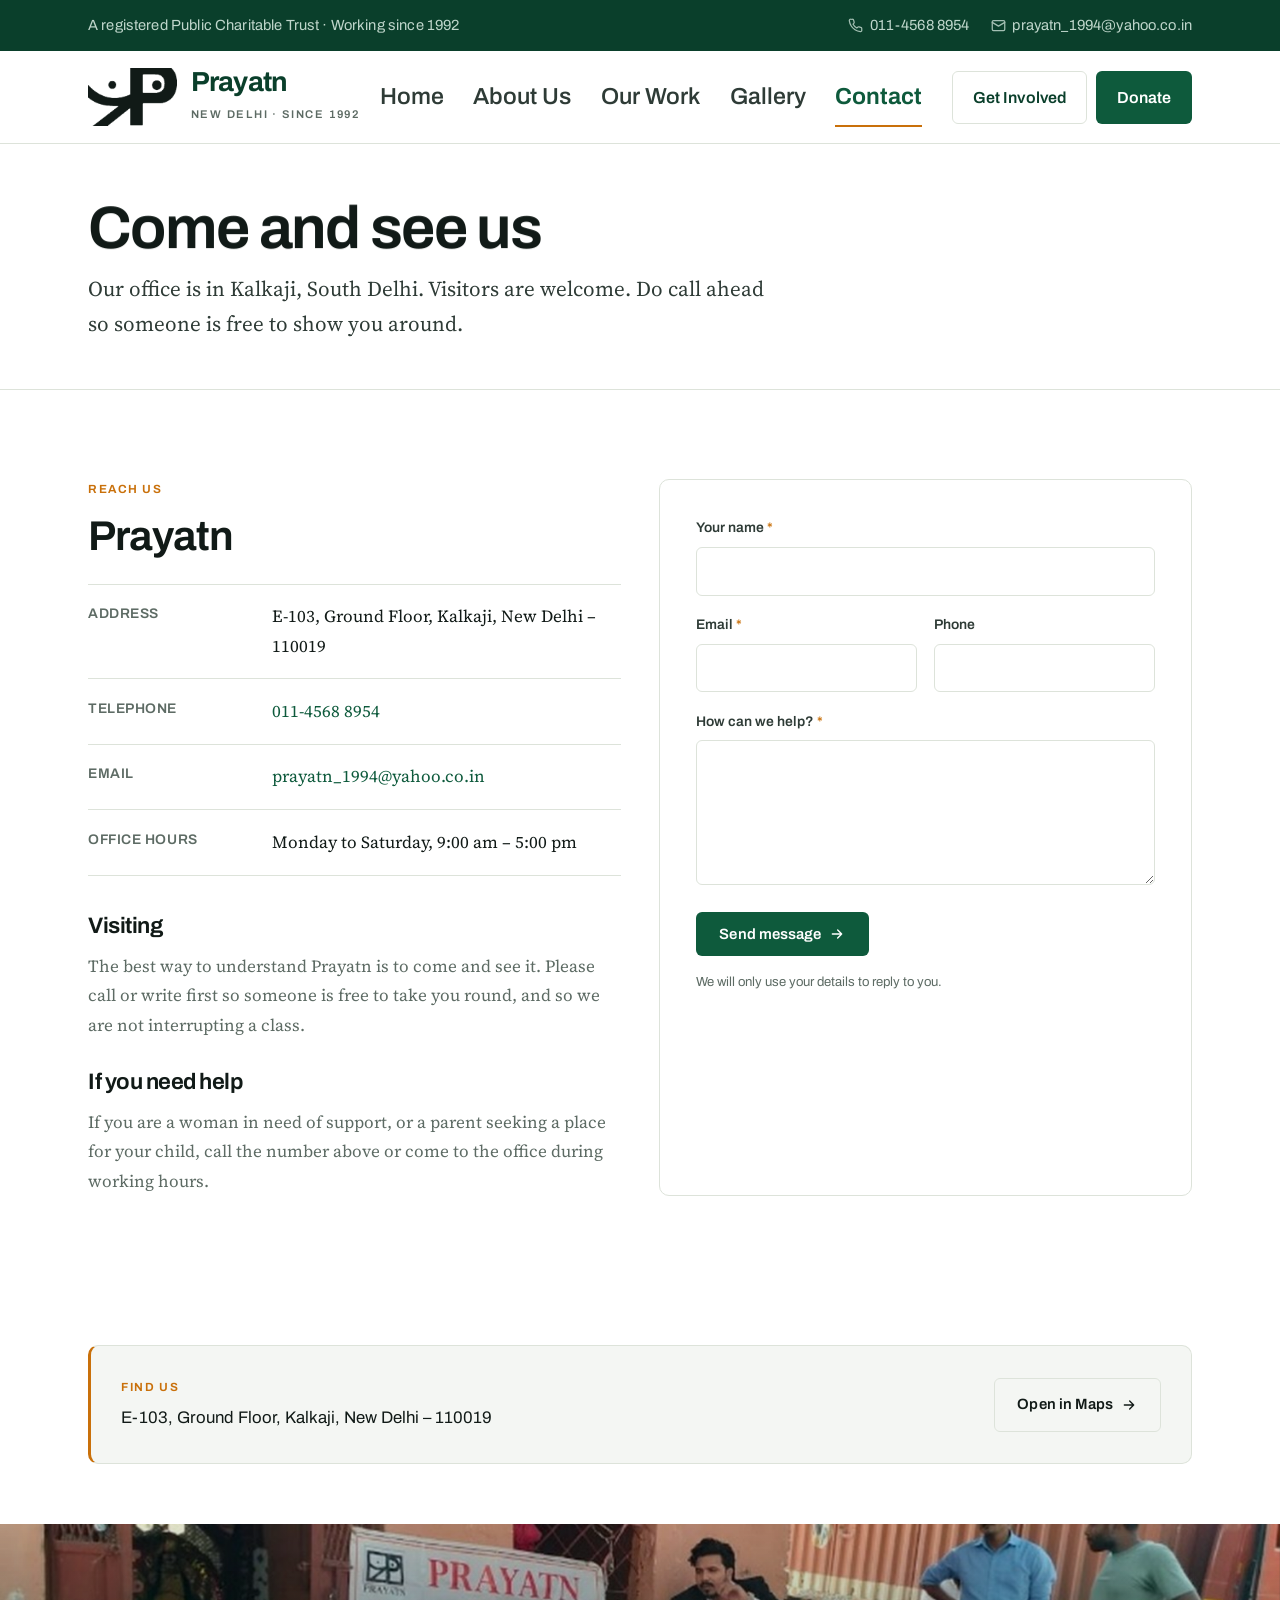
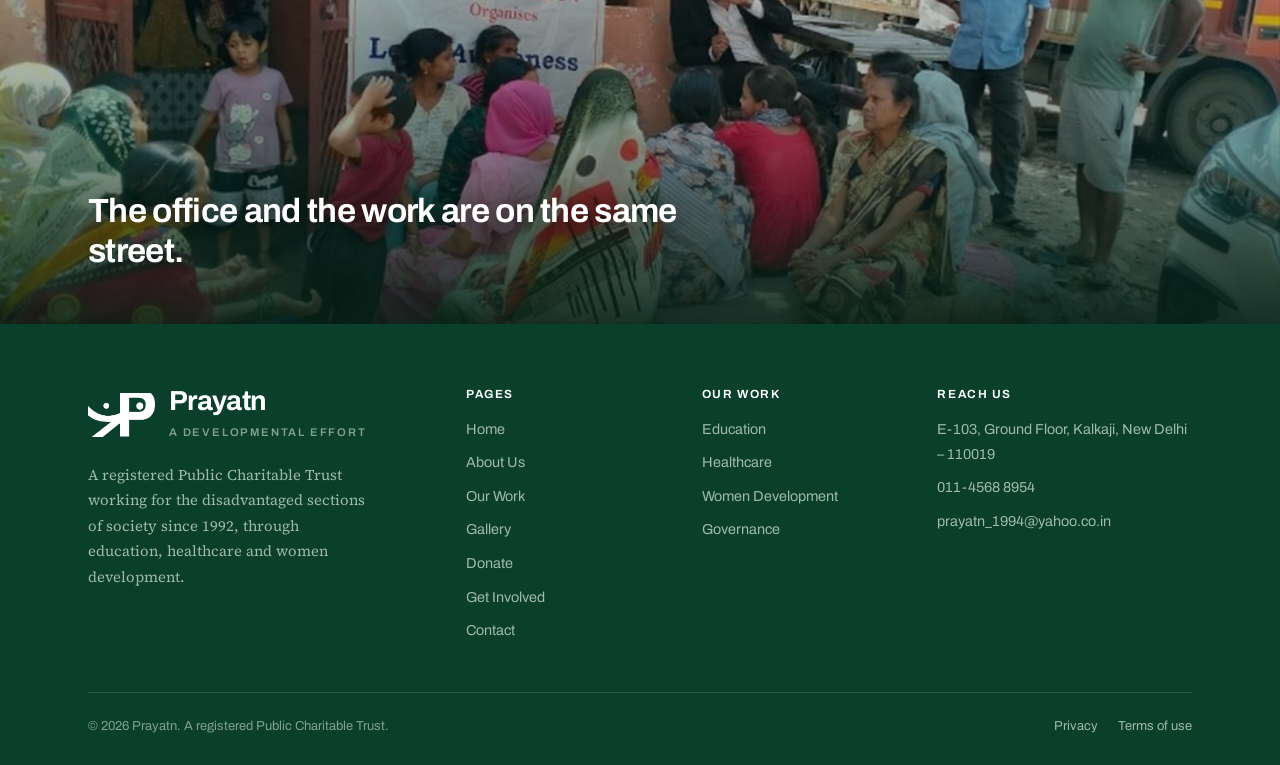
<file: contact.html>
<!DOCTYPE html>
<html lang="en">
<head>
<meta charset="utf-8">
<meta name="viewport" content="width=device-width, initial-scale=1">
<title>Contact Prayatn: Kalkaji, New Delhi</title>
<meta name="description" content="Contact Prayatn at E-103, Ground Floor, Kalkaji, New Delhi 110019. Telephone 011-4568 8954, email prayatn_1994@yahoo.co.in.">
<meta name="theme-color" content="#0A3F2B">
<link rel="canonical" href="https://www.prayatnonline.org/contact.html">
<meta property="og:type" content="website">
<meta property="og:title" content="Contact Prayatn: Kalkaji, New Delhi">
<meta property="og:description" content="Contact Prayatn at E-103, Ground Floor, Kalkaji, New Delhi 110019. Telephone 011-4568 8954, email prayatn_1994@yahoo.co.in.">
<meta property="og:url" content="https://www.prayatnonline.org/contact.html">
<meta property="og:site_name" content="Prayatn">
<meta name="twitter:card" content="summary_large_image">
<link rel="icon" href="assets/img/favicon.png" type="image/png">
<link rel="apple-touch-icon" href="assets/img/favicon.png">
<link rel="preconnect" href="https://fonts.googleapis.com">
<link rel="preconnect" href="https://fonts.gstatic.com" crossorigin>
<link href="https://fonts.googleapis.com/css2?family=Archivo:wght@400;500;600;700&family=Source+Serif+4:ital,opsz,wght@0,8..60,400..600;1,8..60,400&display=swap" rel="stylesheet">
<link rel="stylesheet" href="assets/css/style.css">
<script>
(function (d) {
  var r = d.documentElement;
  r.classList.add('js-anim');
  /* Hiding content before the animation runs is only safe if something is
     guaranteed to un-hide it. If the behaviour script never arrives, a dropped
     connection, a blocked file, nothing would, and the page would stay a blank
     shell for good. So show everything after two seconds unless main.js has
     taken over by then, and tell it not to animate if that has happened. */
  setTimeout(function () {
    if (!window.Prayatn) { window.__prayatnFailsafe = true; r.classList.remove('js-anim'); }
  }, 2000);
})(document);
</script>
<noscript><style>.js-anim .anim, .js-anim .reveal-img { opacity: 1 !important; clip-path: none !important; }</style></noscript>
</head>
<body>
  <a class="skip-link" href="#main">Skip to content</a>
  <div class="utility">
    <div class="wrap utility__inner">
      <span class="utility__tag">A registered Public Charitable Trust &middot; Working since 1992</span>
      <span class="utility__set">
        <a class="utility__item" href="tel:+911145688954"><svg viewBox="0 0 24 24" fill="none" stroke="currentColor" stroke-width="2" stroke-linecap="round" stroke-linejoin="round" aria-hidden="true"><path d="M22 16.9v3a2 2 0 0 1-2.2 2 19.8 19.8 0 0 1-8.6-3.1 19.5 19.5 0 0 1-6-6A19.8 19.8 0 0 1 2.1 4.2 2 2 0 0 1 4.1 2h3a2 2 0 0 1 2 1.7c.1 1 .4 1.9.7 2.8a2 2 0 0 1-.5 2.1L8.1 9.9a16 16 0 0 0 6 6l1.3-1.2a2 2 0 0 1 2.1-.5c.9.3 1.8.6 2.8.7a2 2 0 0 1 1.7 2z"/></svg> 011-4568 8954</a>
        <a class="utility__item" href="mailto:prayatn_1994@yahoo.co.in"><svg viewBox="0 0 24 24" fill="none" stroke="currentColor" stroke-width="2" stroke-linecap="round" stroke-linejoin="round" aria-hidden="true"><rect x="2" y="4" width="20" height="16" rx="2"/><path d="m2 7 10 6 10-6"/></svg> prayatn_1994@yahoo.co.in</a>
      </span>
    </div>
  </div>
  <header class="site-header">
    <div class="wrap header-inner">
      <a class="brand" href="index.html" aria-label="Prayatn, go to the home page">
        <img class="brand__mark" src="assets/img/logo.png" alt="" width="480" height="313">
        <span>
          <span class="brand__name">Prayatn</span>
          <span class="brand__sub">New Delhi &middot; Since 1992</span>
        </span>
      </a>
      <nav class="nav" id="primary-nav" aria-label="Main">
        <a class="nav__link" href="index.html">Home</a>
        <a class="nav__link" href="about.html">About Us</a>
        <a class="nav__link" href="our-work.html">Our Work</a>
        <a class="nav__link" href="gallery.html">Gallery</a>
        <a class="nav__link" href="contact.html" aria-current="page">Contact</a>
        <a class="btn btn--accent nav__cta" href="get-involved.html">Get Involved</a>
        <a class="btn btn--primary nav__cta" href="donate.html">Donate</a>
      </nav>
      <div class="header-cta">
        <a class="btn btn--accent" href="get-involved.html">Get Involved</a>
        <a class="btn btn--primary" href="donate.html">Donate</a>
        <button class="nav-toggle" type="button" aria-expanded="false" aria-controls="primary-nav" aria-label="Open menu">
          <span class="nav-toggle__bars" aria-hidden="true"><i></i><i></i><i></i></span>
        </button>
      </div>
    </div>
  </header>
  <button class="nav-backdrop" type="button" tabindex="-1" aria-hidden="true"></button>
  <div class="page-veil" aria-hidden="true"></div>
  <main id="main">
    <section class="page-head">
      <div class="wrap">
        <h1 class="anim" data-intro>Come and see us</h1>
        <p class="lede anim" data-intro>Our office is in Kalkaji, South Delhi. Visitors are welcome. Do call ahead so someone is free to show you around.</p>
      </div>
    </section>
    <section class="section">
      <div class="wrap">
        <div class="grid grid--2">
          <div class="anim" data-group="contact">
            <span class="label">Reach us</span>
            <h2>Prayatn</h2>
            <dl style="margin:1.5rem 0 0">
              <div class="contact-row"><dt>Address</dt><dd>E-103, Ground Floor, Kalkaji, New Delhi &ndash; 110019</dd></div>
              <div class="contact-row"><dt>Telephone</dt><dd><a href="tel:+911145688954">011-4568 8954</a></dd></div>
              <div class="contact-row"><dt>Email</dt><dd><a href="mailto:prayatn_1994@yahoo.co.in">prayatn_1994@yahoo.co.in</a></dd></div>
              <!-- TODO: confirm the office hours below before publishing. -->
              <div class="contact-row"><dt>Office hours</dt><dd>Monday to Saturday, 9:00 am &ndash; 5:00 pm</dd></div>
            </dl>
            <h3 style="margin-top:2.25rem">Visiting</h3>
            <p class="dek">The best way to understand Prayatn is to come and see it. Please call or write first so someone is free to take you round, and so we are not interrupting a class.</p>
            <h3 style="margin-top:1.75rem">If you need help</h3>
            <p class="dek">If you are a woman in need of support, or a parent seeking a place for your child, call the number above or come to the office during working hours.</p>
            <!-- TODO: if there is a direct number, a named person, or particular hours for
                 women seeking help, put it here. Someone in difficulty should not have to
                 guess what to do next. -->
          </div>
          <div class="form-panel anim" data-group="contact">
            <form data-mailto="prayatn_1994@yahoo.co.in" data-subject="Enquiry from the Prayatn website" data-endpoint="" novalidate>
              <div class="field">
                <label for="c-name">Your name <span class="req">*</span></label>
                <input id="c-name" name="name" type="text" required autocomplete="name">
              </div>
              <div class="field-row">
                <div class="field">
                  <label for="c-email">Email <span class="req">*</span></label>
                  <input id="c-email" name="email" type="email" required autocomplete="email">
                </div>
                <div class="field">
                  <label for="c-phone">Phone</label>
                  <input id="c-phone" name="phone" type="tel" autocomplete="tel">
                </div>
              </div>
              <div class="field">
                <label for="c-message">How can we help? <span class="req">*</span></label>
                <textarea id="c-message" name="message" required></textarea>
              </div>
              <button class="btn btn--primary" type="submit">Send message <svg viewBox="0 0 24 24" fill="none" stroke="currentColor" stroke-width="2" stroke-linecap="round" stroke-linejoin="round" aria-hidden="true"><path d="M5 12h14M13 6l6 6-6 6"/></svg></button>
              <p class="form-status" role="status" aria-live="polite"></p>
              <p class="form-note">We will only use your details to reply to you.</p>
            </form>
          </div>
        </div>
      </div>
    </section>

    <section class="section section--tight">
      <div class="wrap anim" data-group="map">
        <!-- An embedded map was here. It was taken out: an embed that fails to
             load leaves a broken grey rectangle on the page, and it loads
             Google's tracking into every visit. A plain link does the same job,
             opens in the visitor's own map app, and cannot break. -->
        <div class="findus">
          <div>
            <span class="label">Find us</span>
            <p class="findus__addr">E-103, Ground Floor, Kalkaji, New Delhi &ndash; 110019</p>
          </div>
          <a class="btn btn--ghost" href="https://www.google.com/maps/search/?api=1&amp;query=E-103%2C+Kalkaji%2C+New+Delhi+110019" target="_blank" rel="noopener">Open in Maps <svg viewBox="0 0 24 24" fill="none" stroke="currentColor" stroke-width="2" stroke-linecap="round" stroke-linejoin="round" aria-hidden="true"><path d="M5 12h14M13 6l6 6-6 6"/></svg></a>
        </div>
      </div>
    </section>
    <section class="photoband">
      <div class="photoband__media">
        <img class="reveal-img" src="assets/img/band-contact.jpg" alt="A Prayatn meeting held in the lane outside the office" width="1500" height="643" loading="lazy">
      </div>
      <div class="wrap photoband__inner">
        <p class="photoband__line anim">The office and the work are on the same street.</p>
      </div>
    </section>

  </main>
  <footer class="site-footer">
    <div class="wrap">
      <div class="footer-grid">
        <div class="footer-brand">
          <a class="brand" href="index.html">
            <img class="brand__mark" src="assets/img/logo.png" alt="" width="480" height="313">
            <span>
              <span class="brand__name">Prayatn</span>
              <span class="brand__sub">A developmental effort</span>
            </span>
          </a>
          <p>A registered Public Charitable Trust working for the disadvantaged sections of society since 1992, through education, healthcare and women development.</p>
        </div>
        <div class="footer-col">
          <h4>Pages</h4>
          <ul>
            <li><a href="index.html">Home</a></li>
            <li><a href="about.html">About Us</a></li>
            <li><a href="our-work.html">Our Work</a></li>
            <li><a href="gallery.html">Gallery</a></li>
            <li><a href="donate.html">Donate</a></li>
            <li><a href="get-involved.html">Get Involved</a></li>
            <li><a href="contact.html">Contact</a></li>
          </ul>
        </div>
        <div class="footer-col">
          <h4>Our work</h4>
          <ul>
            <li><a href="our-work.html#education">Education</a></li>
            <li><a href="our-work.html#healthcare">Healthcare</a></li>
            <li><a href="our-work.html#women">Women Development</a></li>
            <li><a href="about.html#governance">Governance</a></li>
          </ul>
        </div>
        <div class="footer-col">
          <h4>Reach us</h4>
          <ul>
            <li>E-103, Ground Floor, Kalkaji, New Delhi &ndash; 110019</li>
            <li><a href="tel:+911145688954">011-4568 8954</a></li>
            <li><a href="mailto:prayatn_1994@yahoo.co.in">prayatn_1994@yahoo.co.in</a></li>
          </ul>
        </div>
      </div>
      <div class="footer-bottom">
        <p>&copy; <span data-year>2026</span> Prayatn. A registered Public Charitable Trust.</p>
        <p class="footer-legal">
          <a href="privacy.html">Privacy</a>
          <a href="terms.html">Terms of use</a>
        </p>
      </div>
    </div>
  </footer>
  <script src="assets/js/vendor/motion.min.js"></script>
  <script src="assets/js/main.js" defer></script>
</body>
</html>
</file>
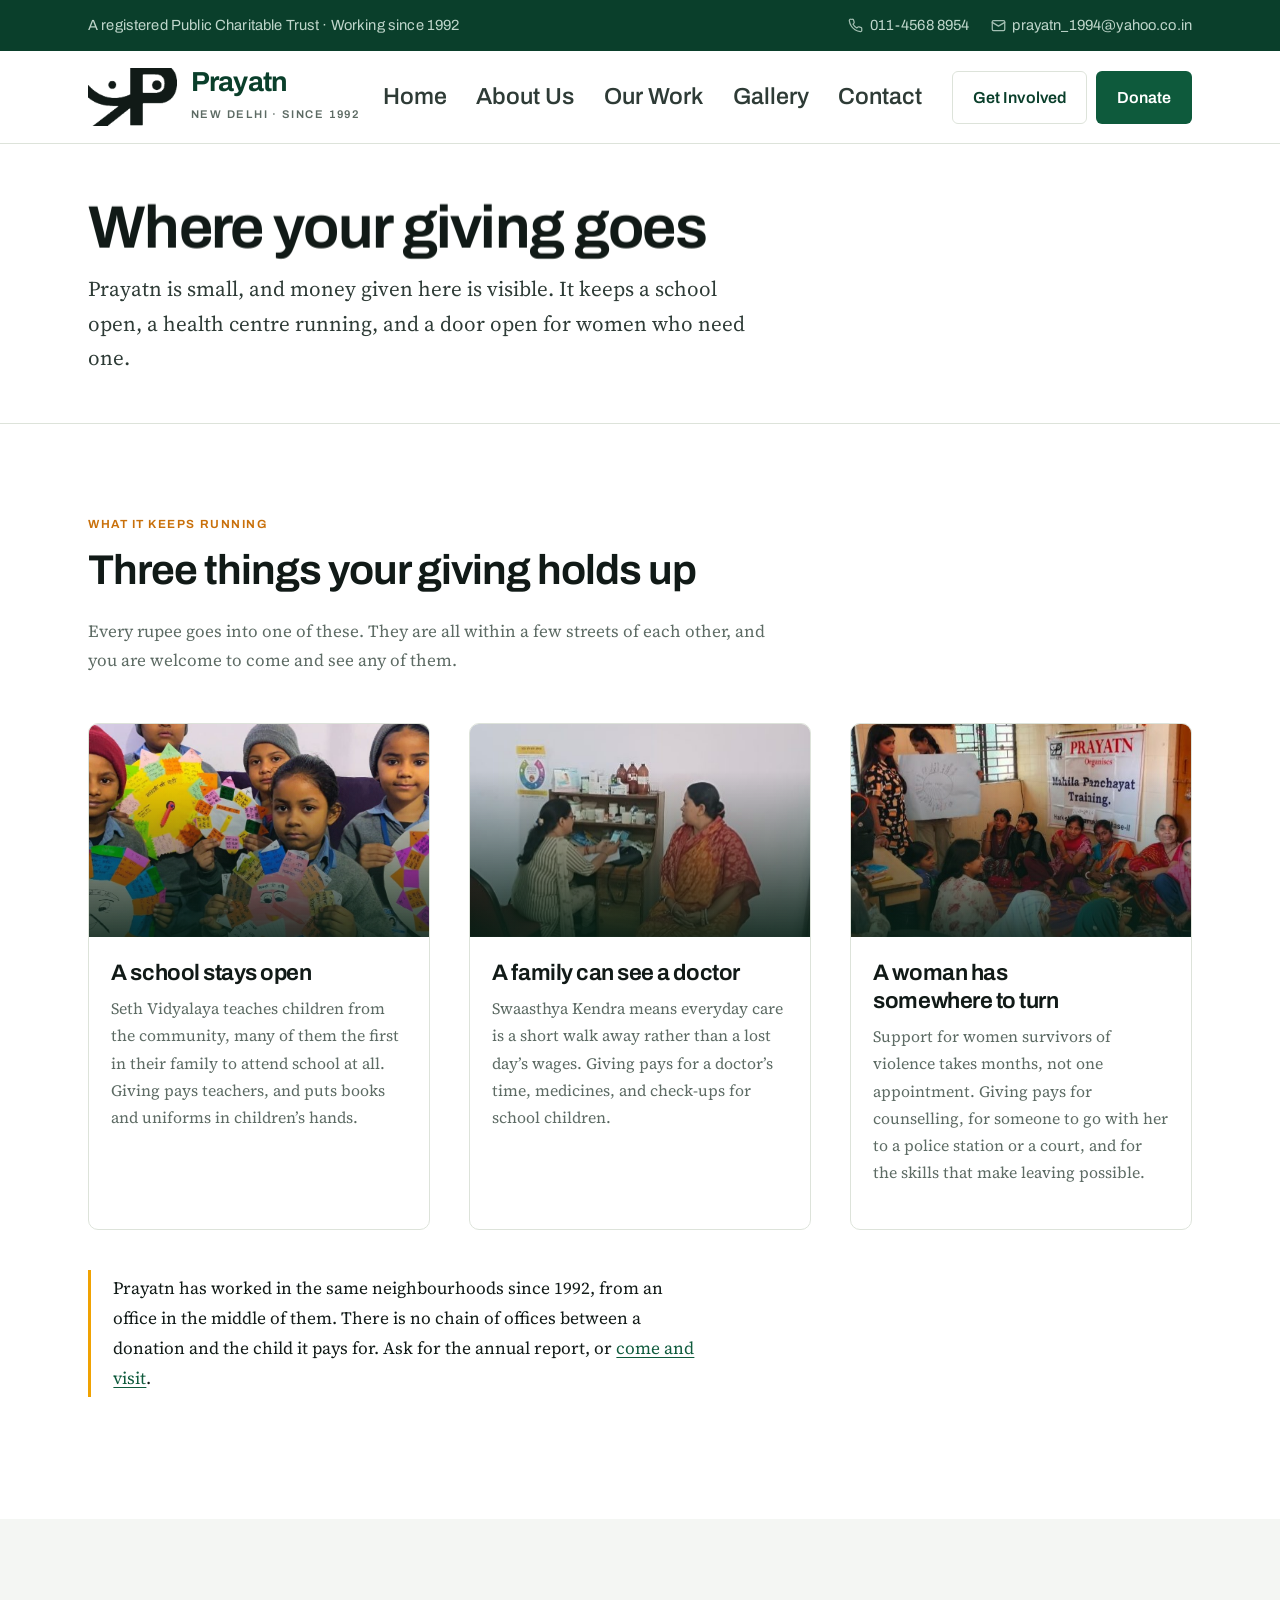
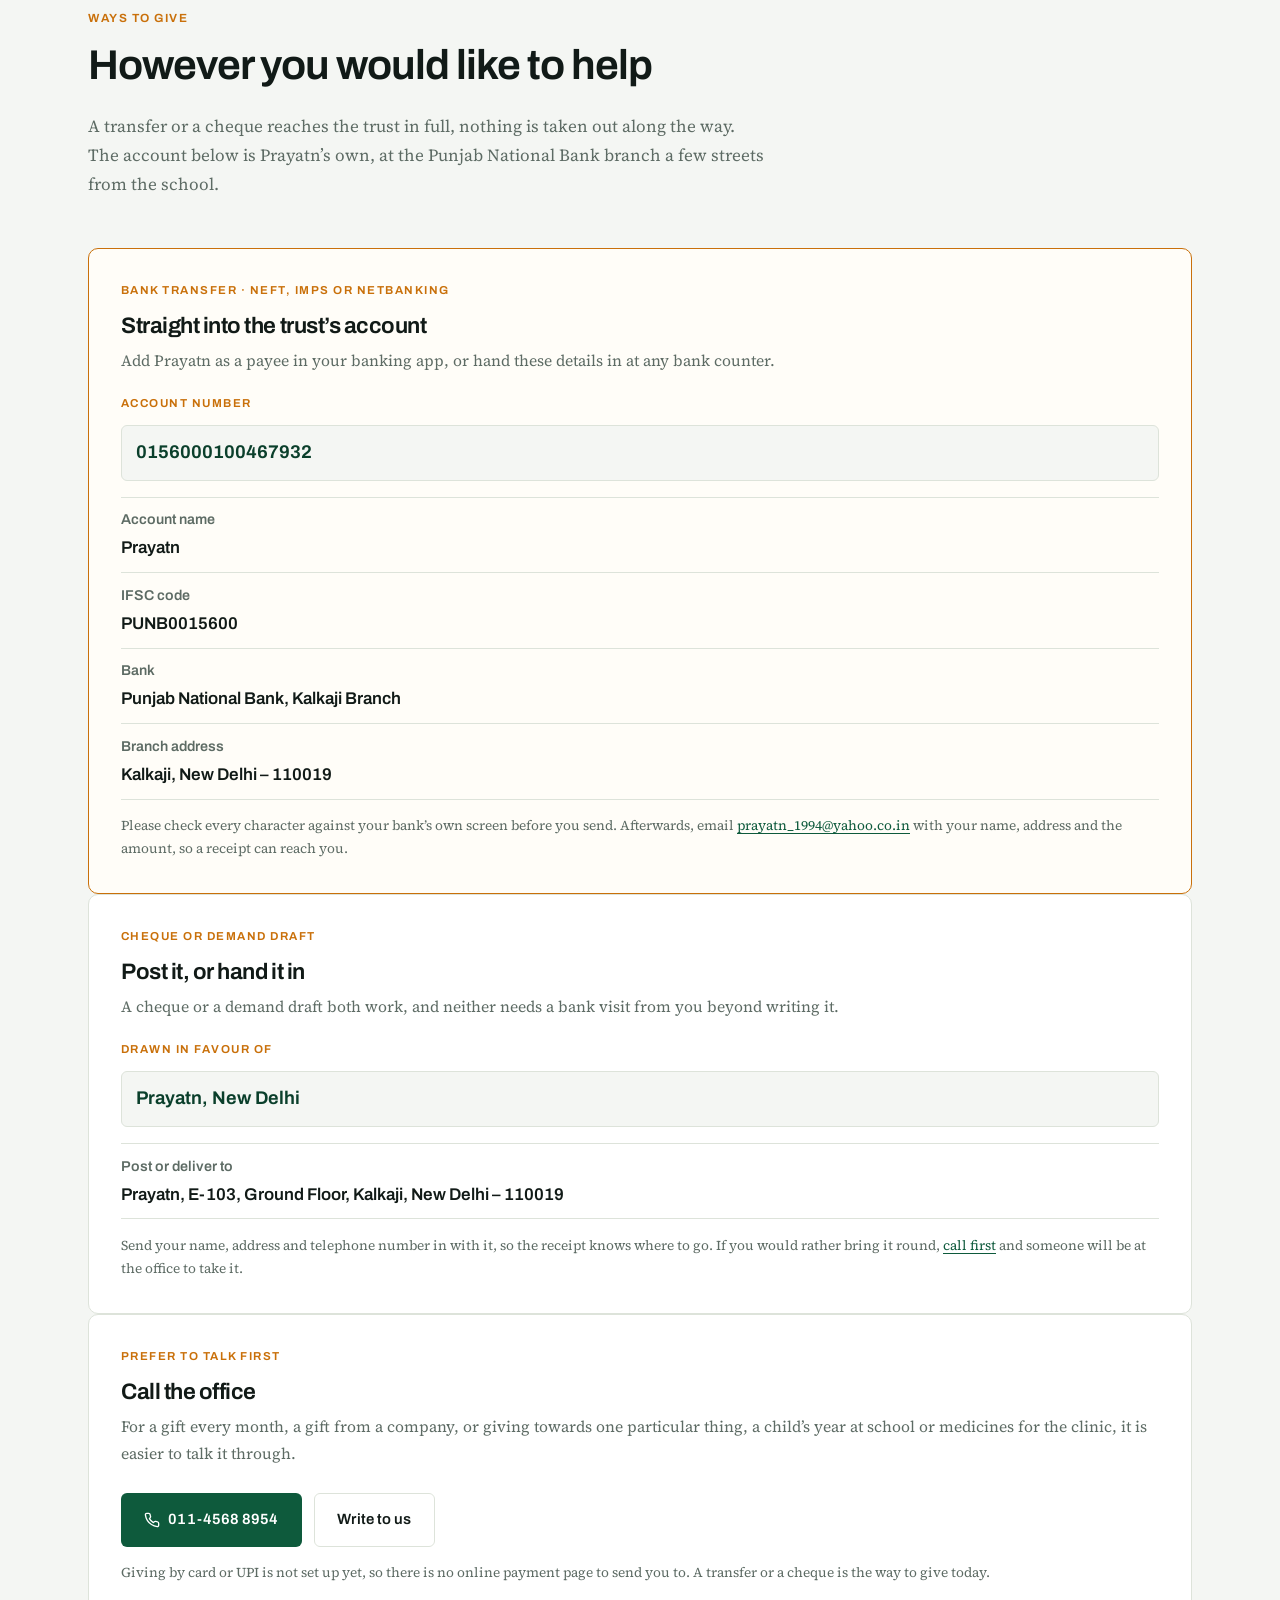
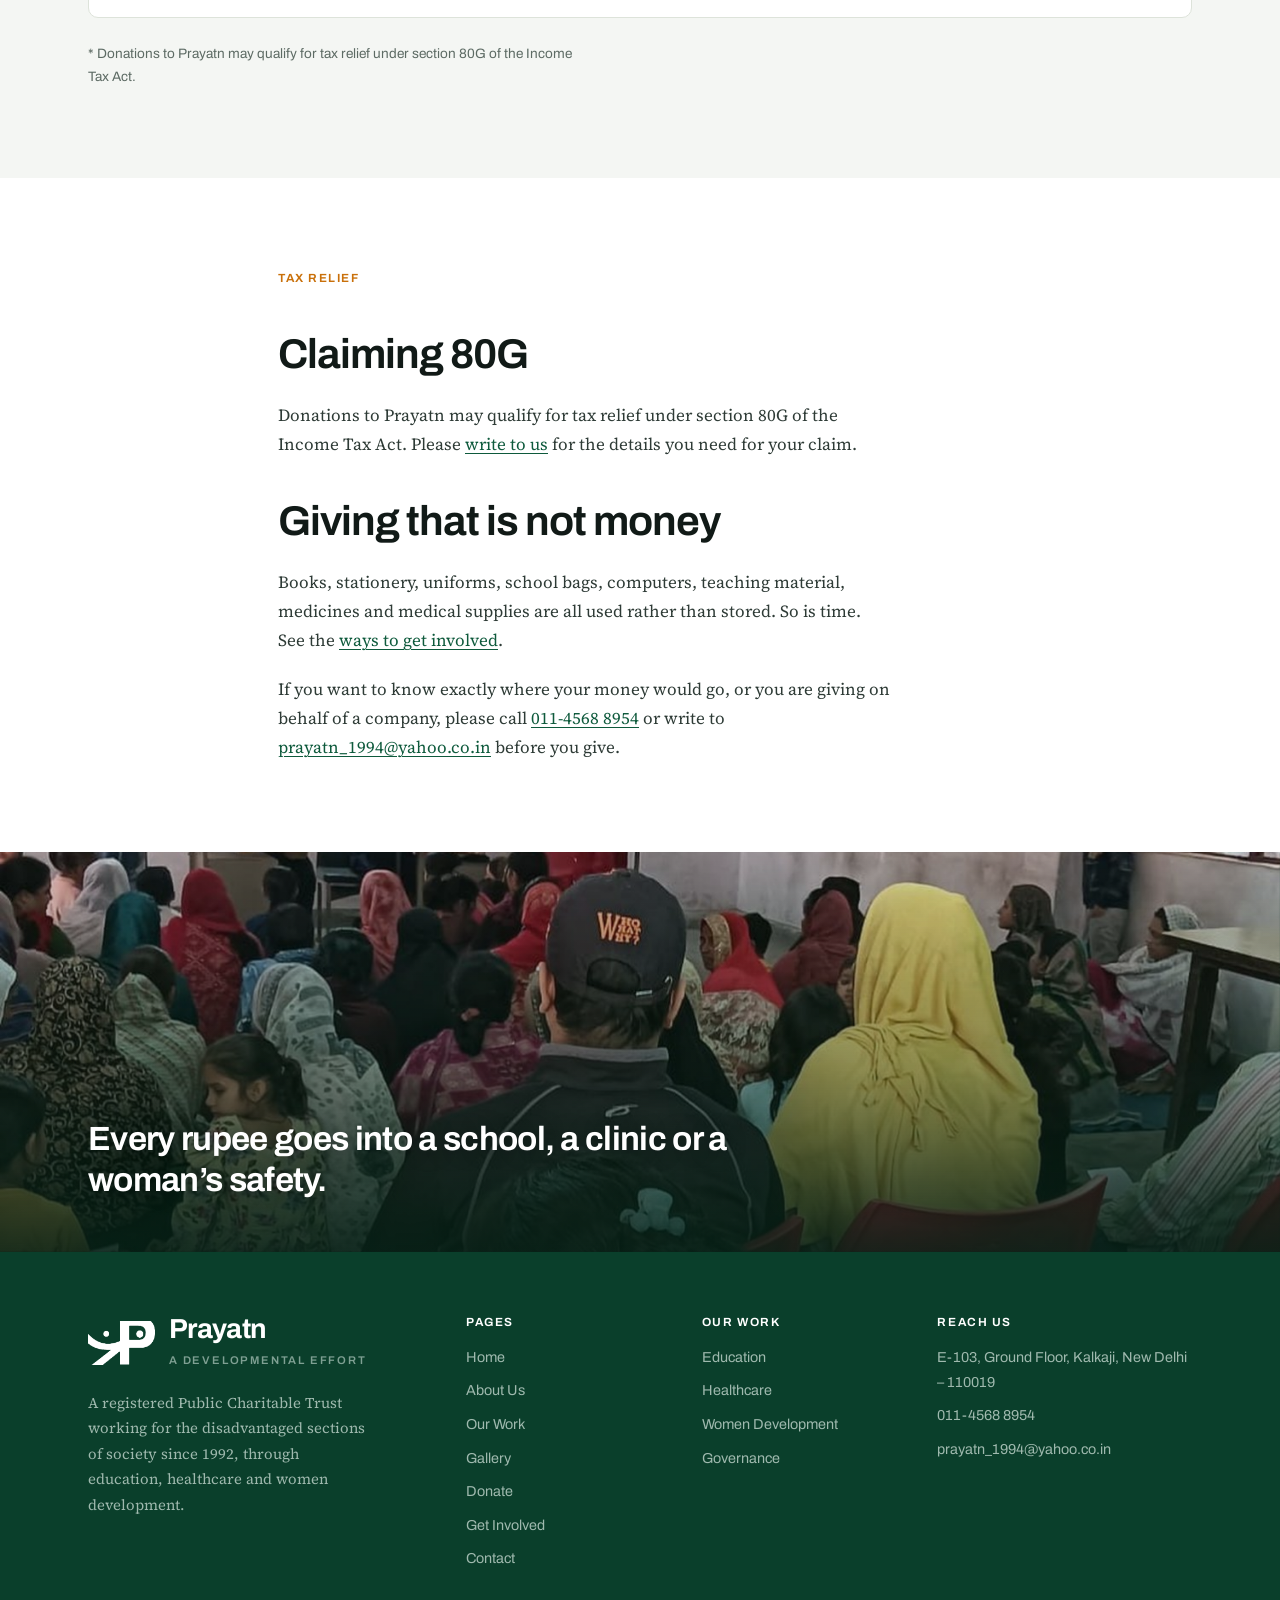
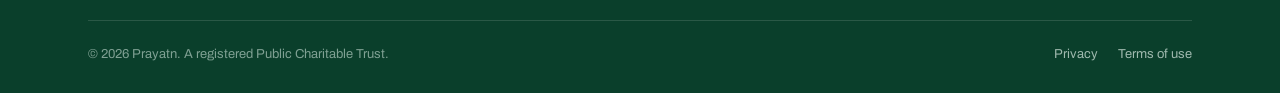
<file: donate.html>
<!DOCTYPE html>
<html lang="en">
<head>
<meta charset="utf-8">
<meta name="viewport" content="width=device-width, initial-scale=1">
<title>Donate: support Prayatn</title>
<meta name="description" content="Support Prayatn's school, community health centre and work with women in Kalkaji, New Delhi.">
<meta name="theme-color" content="#0A3F2B">
<link rel="canonical" href="https://www.prayatnonline.org/donate.html">
<meta property="og:type" content="website">
<meta property="og:title" content="Donate: support Prayatn">
<meta property="og:description" content="Support Prayatn's school, community health centre and work with women in Kalkaji, New Delhi.">
<meta property="og:url" content="https://www.prayatnonline.org/donate.html">
<meta property="og:site_name" content="Prayatn">
<meta name="twitter:card" content="summary_large_image">
<link rel="icon" href="assets/img/favicon.png" type="image/png">
<link rel="apple-touch-icon" href="assets/img/favicon.png">
<link rel="preconnect" href="https://fonts.googleapis.com">
<link rel="preconnect" href="https://fonts.gstatic.com" crossorigin>
<link href="https://fonts.googleapis.com/css2?family=Archivo:wght@400;500;600;700&family=Source+Serif+4:ital,opsz,wght@0,8..60,400..600;1,8..60,400&display=swap" rel="stylesheet">
<link rel="stylesheet" href="assets/css/style.css">
<script>
(function (d) {
  var r = d.documentElement;
  r.classList.add('js-anim');
  /* Hiding content before the animation runs is only safe if something is
     guaranteed to un-hide it. If the behaviour script never arrives, a dropped
     connection, a blocked file, nothing would, and the page would stay a blank
     shell for good. So show everything after two seconds unless main.js has
     taken over by then, and tell it not to animate if that has happened. */
  setTimeout(function () {
    if (!window.Prayatn) { window.__prayatnFailsafe = true; r.classList.remove('js-anim'); }
  }, 2000);
})(document);
</script>
<noscript><style>.js-anim .anim, .js-anim .reveal-img { opacity: 1 !important; clip-path: none !important; }</style></noscript>
</head>
<body>
  <a class="skip-link" href="#main">Skip to content</a>
  <div class="utility">
    <div class="wrap utility__inner">
      <span class="utility__tag">A registered Public Charitable Trust &middot; Working since 1992</span>
      <span class="utility__set">
        <a class="utility__item" href="tel:+911145688954"><svg viewBox="0 0 24 24" fill="none" stroke="currentColor" stroke-width="2" stroke-linecap="round" stroke-linejoin="round" aria-hidden="true"><path d="M22 16.9v3a2 2 0 0 1-2.2 2 19.8 19.8 0 0 1-8.6-3.1 19.5 19.5 0 0 1-6-6A19.8 19.8 0 0 1 2.1 4.2 2 2 0 0 1 4.1 2h3a2 2 0 0 1 2 1.7c.1 1 .4 1.9.7 2.8a2 2 0 0 1-.5 2.1L8.1 9.9a16 16 0 0 0 6 6l1.3-1.2a2 2 0 0 1 2.1-.5c.9.3 1.8.6 2.8.7a2 2 0 0 1 1.7 2z"/></svg> 011-4568 8954</a>
        <a class="utility__item" href="mailto:prayatn_1994@yahoo.co.in"><svg viewBox="0 0 24 24" fill="none" stroke="currentColor" stroke-width="2" stroke-linecap="round" stroke-linejoin="round" aria-hidden="true"><rect x="2" y="4" width="20" height="16" rx="2"/><path d="m2 7 10 6 10-6"/></svg> prayatn_1994@yahoo.co.in</a>
      </span>
    </div>
  </div>
  <header class="site-header">
    <div class="wrap header-inner">
      <a class="brand" href="index.html" aria-label="Prayatn, go to the home page">
        <img class="brand__mark" src="assets/img/logo.png" alt="" width="480" height="313">
        <span>
          <span class="brand__name">Prayatn</span>
          <span class="brand__sub">New Delhi &middot; Since 1992</span>
        </span>
      </a>
      <nav class="nav" id="primary-nav" aria-label="Main">
        <a class="nav__link" href="index.html">Home</a>
        <a class="nav__link" href="about.html">About Us</a>
        <a class="nav__link" href="our-work.html">Our Work</a>
        <a class="nav__link" href="gallery.html">Gallery</a>
        <a class="nav__link" href="contact.html">Contact</a>
        <a class="btn btn--accent nav__cta" href="get-involved.html">Get Involved</a>
        <a class="btn btn--primary nav__cta" href="donate.html">Donate</a>
      </nav>
      <div class="header-cta">
        <a class="btn btn--accent" href="get-involved.html">Get Involved</a>
        <a class="btn btn--primary" href="donate.html">Donate</a>
        <button class="nav-toggle" type="button" aria-expanded="false" aria-controls="primary-nav" aria-label="Open menu">
          <span class="nav-toggle__bars" aria-hidden="true"><i></i><i></i><i></i></span>
        </button>
      </div>
    </div>
  </header>
  <button class="nav-backdrop" type="button" tabindex="-1" aria-hidden="true"></button>
  <div class="page-veil" aria-hidden="true"></div>
  <main id="main">
    <section class="page-head">
      <div class="wrap">
        <h1 class="anim" data-intro>Where your giving goes</h1>
        <p class="lede anim" data-intro>Prayatn is small, and money given here is visible. It keeps a school open, a health centre running, and a door open for women who need one.</p>
      </div>
    </section>
    <section class="section">
      <div class="wrap">
        <div class="section-head anim" data-group="keeps-head">
          <span class="label">What it keeps running</span>
          <h2>Three things your giving holds up</h2>
          <p>Every rupee goes into one of these. They are all within a few streets of each other, and you are welcome to come and see any of them.</p>
        </div>
        <div class="grid grid--3">
          <div class="workcard anim" data-group="keeps">
            <div class="workcard__media"><img class="reveal-img" src="assets/img/school-1.jpg" alt="Schoolchildren holding up the paper craft they have made" width="900" height="620" loading="lazy"></div>
            <div class="workcard__body">
              <h3>A school stays open</h3>
              <p>Seth Vidyalaya teaches children from the community, many of them the first in their family to attend school at all. Giving pays teachers, and puts books and uniforms in children&rsquo;s hands.</p>
            </div>
          </div>
          <div class="workcard anim" data-group="keeps">
            <div class="workcard__media"><img class="reveal-img" src="assets/img/clinic-1.jpg" alt="A woman being seen by staff at the Prayatn health clinic" width="900" height="620" loading="lazy"></div>
            <div class="workcard__body">
              <h3>A family can see a doctor</h3>
              <p>Swaasthya Kendra means everyday care is a short walk away rather than a lost day&rsquo;s wages. Giving pays for a doctor&rsquo;s time, medicines, and check-ups for school children.</p>
            </div>
          </div>
          <div class="workcard anim" data-group="keeps">
            <div class="workcard__media"><img class="reveal-img" src="assets/img/women-1.jpg" alt="A Mahila Panchayat training session in progress" width="900" height="620" loading="lazy"></div>
            <div class="workcard__body">
              <h3>A woman has somewhere to turn</h3>
              <p>Support for women survivors of violence takes months, not one appointment. Giving pays for counselling, for someone to go with her to a police station or a court, and for the skills that make leaving possible.</p>
            </div>
          </div>
        </div>
        <div class="callout anim" data-group="keeps-note" style="margin-top:2.5rem">
          <p>Prayatn has worked in the same neighbourhoods since 1992, from an office in the middle of them. There is no chain of offices between a donation and the child it pays for. Ask for the annual report, or <a href="contact.html">come and visit</a>.</p>
        </div>
        <!-- TODO: the strongest thing you can add to this page is what specific amounts
             actually pay for, a year of a child's schooling, a month of medicines, a set
             of uniforms. Real figures from your own accounts, not estimates. -->
      </div>
    </section>

    <section class="section section--stone" id="give" style="scroll-margin-top:80px">
      <div class="wrap">
        <div class="section-head anim" data-group="give-head">
          <span class="label">Ways to give</span>
          <h2>However you would like to help</h2>
          <p>A transfer or a cheque reaches the trust in full, nothing is taken out along the way. The account below is Prayatn&rsquo;s own, at the Punjab National Bank branch a few streets from the school.</p>
        </div>
        <div class="givegrid anim" data-group="give">
          <div class="giveway giveway--primary">
            <span class="giveway__tag">Bank transfer &middot; NEFT, IMPS or netbanking</span>
            <h3>Straight into the trust&rsquo;s account</h3>
            <p>Add Prayatn as a payee in your banking app, or hand these details in at any bank counter.</p>
            <span class="giveway__tag">Account number</span>
            <p class="giveway__code">0156000100467932</p>
            <dl class="deflist deflist--tight">
              <div><dt>Account name</dt><dd>Prayatn</dd></div>
              <div><dt>IFSC code</dt><dd>PUNB0015600</dd></div>
              <div><dt>Bank</dt><dd>Punjab National Bank, Kalkaji Branch</dd></div>
              <div><dt>Branch address</dt><dd>Kalkaji, New Delhi &ndash; 110019</dd></div>
            </dl>
            <p class="giveway__note">Please check every character against your bank&rsquo;s own screen before you send. Afterwards, email <a href="mailto:prayatn_1994@yahoo.co.in">prayatn_1994@yahoo.co.in</a> with your name, address and the amount, so a receipt can reach you.</p>
          </div>
          <div class="giveway">
            <span class="giveway__tag">Cheque or demand draft</span>
            <h3>Post it, or hand it in</h3>
            <p>A cheque or a demand draft both work, and neither needs a bank visit from you beyond writing it.</p>
            <span class="giveway__tag">Drawn in favour of</span>
            <p class="giveway__code">Prayatn, New Delhi</p>
            <dl class="deflist deflist--tight">
              <div><dt>Post or deliver to</dt><dd>Prayatn, E-103, Ground Floor, Kalkaji, New Delhi &ndash; 110019</dd></div>
            </dl>
            <p class="giveway__note">Send your name, address and telephone number in with it, so the receipt knows where to go. If you would rather bring it round, <a href="tel:+911145688954">call first</a> and someone will be at the office to take it.</p>
          </div>
          <div class="giveway">
            <span class="giveway__tag">Prefer to talk first</span>
            <h3>Call the office</h3>
            <p>For a gift every month, a gift from a company, or giving towards one particular thing, a child&rsquo;s year at school or medicines for the clinic, it is easier to talk it through.</p>
            <div class="btn-row">
              <a class="btn btn--primary" href="tel:+911145688954"><svg viewBox="0 0 24 24" fill="none" stroke="currentColor" stroke-width="2" stroke-linecap="round" stroke-linejoin="round" aria-hidden="true"><path d="M22 16.9v3a2 2 0 0 1-2.2 2 19.8 19.8 0 0 1-8.6-3.1 19.5 19.5 0 0 1-6-6A19.8 19.8 0 0 1 2.1 4.2 2 2 0 0 1 4.1 2h3a2 2 0 0 1 2 1.7c.1 1 .4 1.9.7 2.8a2 2 0 0 1-.5 2.1L8.1 9.9a16 16 0 0 0 6 6l1.3-1.2a2 2 0 0 1 2.1-.5c.9.3 1.8.6 2.8.7a2 2 0 0 1 1.7 2z"/></svg> 011-4568 8954</a>
              <a class="btn btn--ghost" href="contact.html">Write to us</a>
            </div>
            <p class="giveway__note">Giving by card or UPI is not set up yet, so there is no online payment page to send you to. A transfer or a cheque is the way to give today.</p>
          </div>
        </div>
        <p class="give-footnote anim" data-group="give">* Donations to Prayatn may qualify for tax relief under section 80G of the Income Tax Act.</p>
      </div>
    </section>

    <section class="section">
      <div class="wrap wrap--text prose anim" data-group="tax">
        <span class="label">Tax relief</span>
        <h2>Claiming 80G</h2>
          <p>Donations to Prayatn may qualify for tax relief under section 80G of the Income Tax Act. Please <a href="contact.html">write to us</a> for the details you need for your claim.</p>
          <!-- TODO: once you have the 80G registration number and the trust's PAN, put
               them in the DONATION settings at the top of the generator and they will
               appear here automatically. Indian donors need both to claim relief, and
               most will look for them before giving. -->
        <h2 style="margin-top:2.5rem">Giving that is not money</h2>
        <p>Books, stationery, uniforms, school bags, computers, teaching material, medicines and medical supplies are all used rather than stored. So is time. See the <a href="get-involved.html">ways to get involved</a>.</p>
        <p>If you want to know exactly where your money would go, or you are giving on behalf of a company, please call <a href="tel:+911145688954">011-4568 8954</a> or write to <a href="mailto:prayatn_1994@yahoo.co.in">prayatn_1994@yahoo.co.in</a> before you give.</p>
      </div>
    </section>

    <section class="photoband">
      <div class="photoband__media">
        <img class="reveal-img" src="assets/img/band-donate.jpg" alt="A crowded Prayatn community session, families seated together" width="1500" height="643" loading="lazy">
      </div>
      <div class="wrap photoband__inner">
        <p class="photoband__line anim">Every rupee goes into a school, a clinic or a woman&rsquo;s safety.</p>
      </div>
    </section>

  </main>
  <footer class="site-footer">
    <div class="wrap">
      <div class="footer-grid">
        <div class="footer-brand">
          <a class="brand" href="index.html">
            <img class="brand__mark" src="assets/img/logo.png" alt="" width="480" height="313">
            <span>
              <span class="brand__name">Prayatn</span>
              <span class="brand__sub">A developmental effort</span>
            </span>
          </a>
          <p>A registered Public Charitable Trust working for the disadvantaged sections of society since 1992, through education, healthcare and women development.</p>
        </div>
        <div class="footer-col">
          <h4>Pages</h4>
          <ul>
            <li><a href="index.html">Home</a></li>
            <li><a href="about.html">About Us</a></li>
            <li><a href="our-work.html">Our Work</a></li>
            <li><a href="gallery.html">Gallery</a></li>
            <li><a href="donate.html">Donate</a></li>
            <li><a href="get-involved.html">Get Involved</a></li>
            <li><a href="contact.html">Contact</a></li>
          </ul>
        </div>
        <div class="footer-col">
          <h4>Our work</h4>
          <ul>
            <li><a href="our-work.html#education">Education</a></li>
            <li><a href="our-work.html#healthcare">Healthcare</a></li>
            <li><a href="our-work.html#women">Women Development</a></li>
            <li><a href="about.html#governance">Governance</a></li>
          </ul>
        </div>
        <div class="footer-col">
          <h4>Reach us</h4>
          <ul>
            <li>E-103, Ground Floor, Kalkaji, New Delhi &ndash; 110019</li>
            <li><a href="tel:+911145688954">011-4568 8954</a></li>
            <li><a href="mailto:prayatn_1994@yahoo.co.in">prayatn_1994@yahoo.co.in</a></li>
          </ul>
        </div>
      </div>
      <div class="footer-bottom">
        <p>&copy; <span data-year>2026</span> Prayatn. A registered Public Charitable Trust.</p>
        <p class="footer-legal">
          <a href="privacy.html">Privacy</a>
          <a href="terms.html">Terms of use</a>
        </p>
      </div>
    </div>
  </footer>
  <script src="assets/js/vendor/motion.min.js"></script>
  <script src="assets/js/main.js" defer></script>
</body>
</html>
</file>
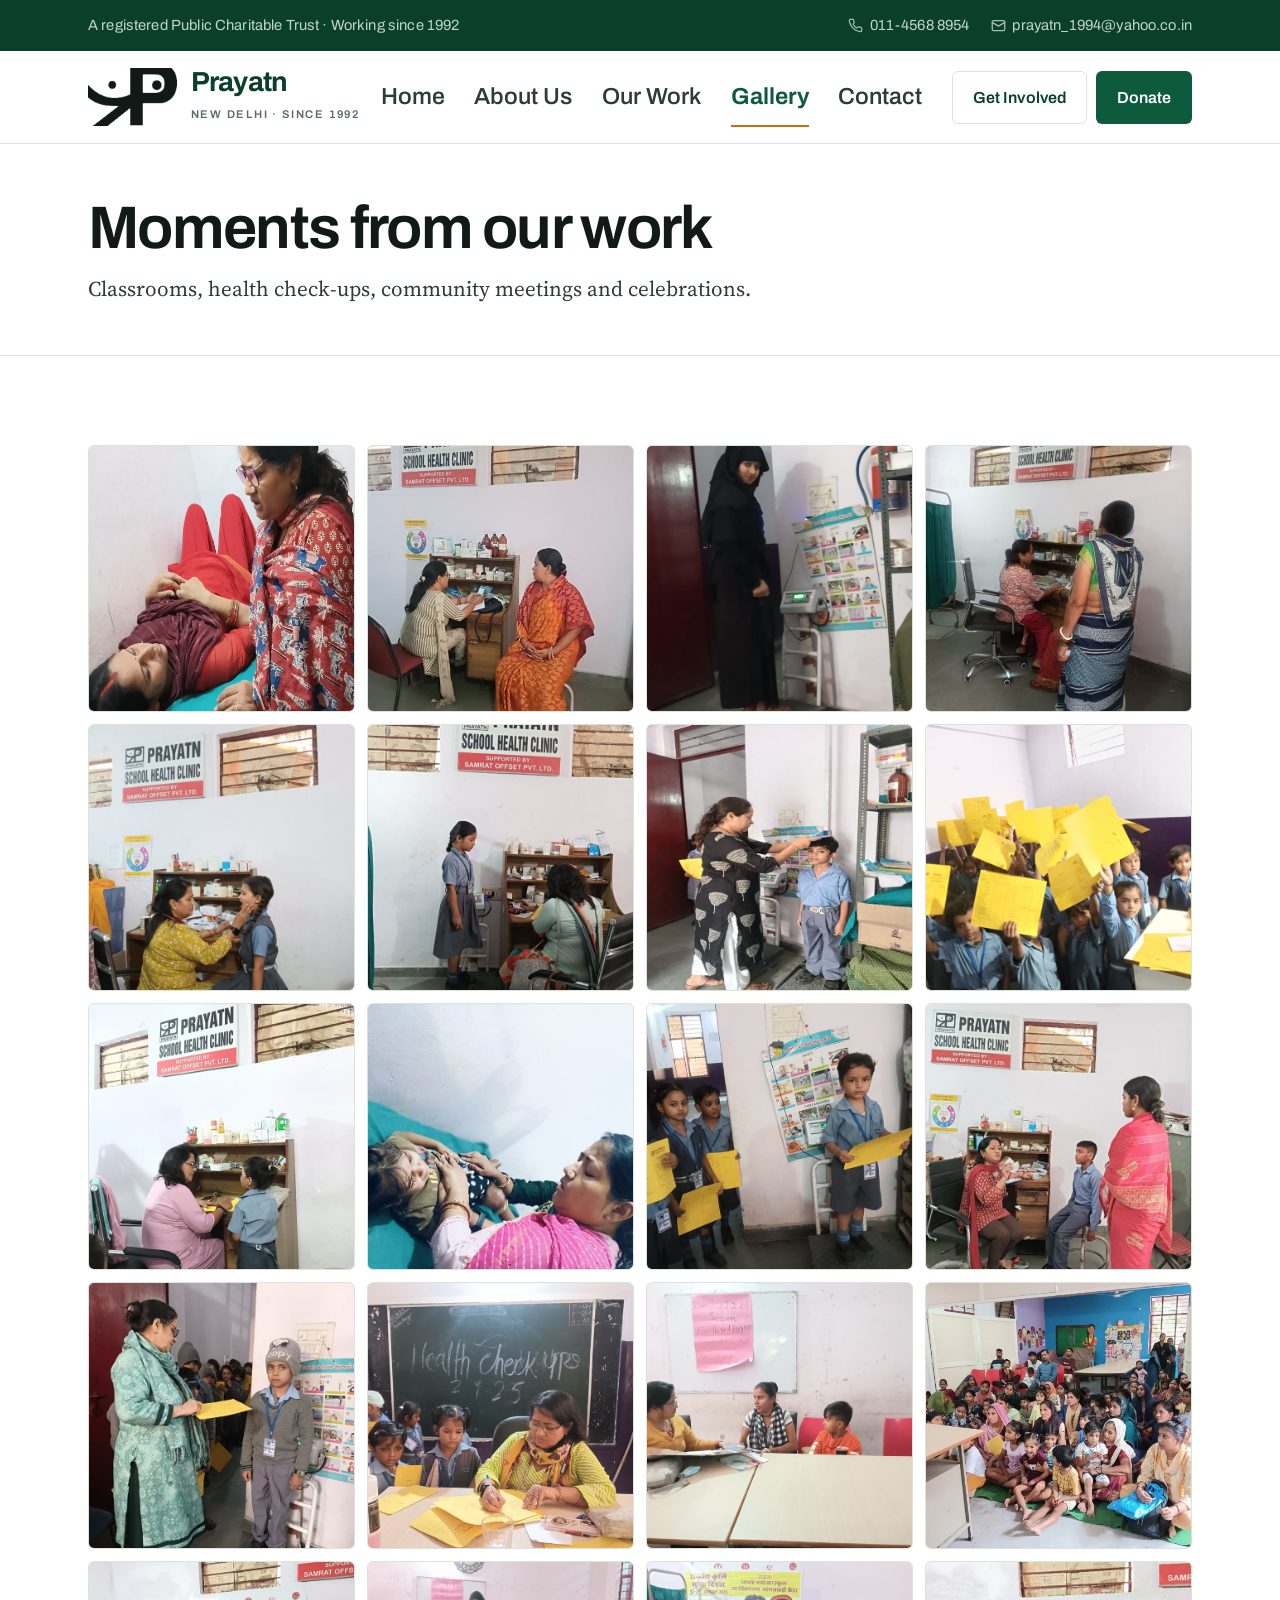
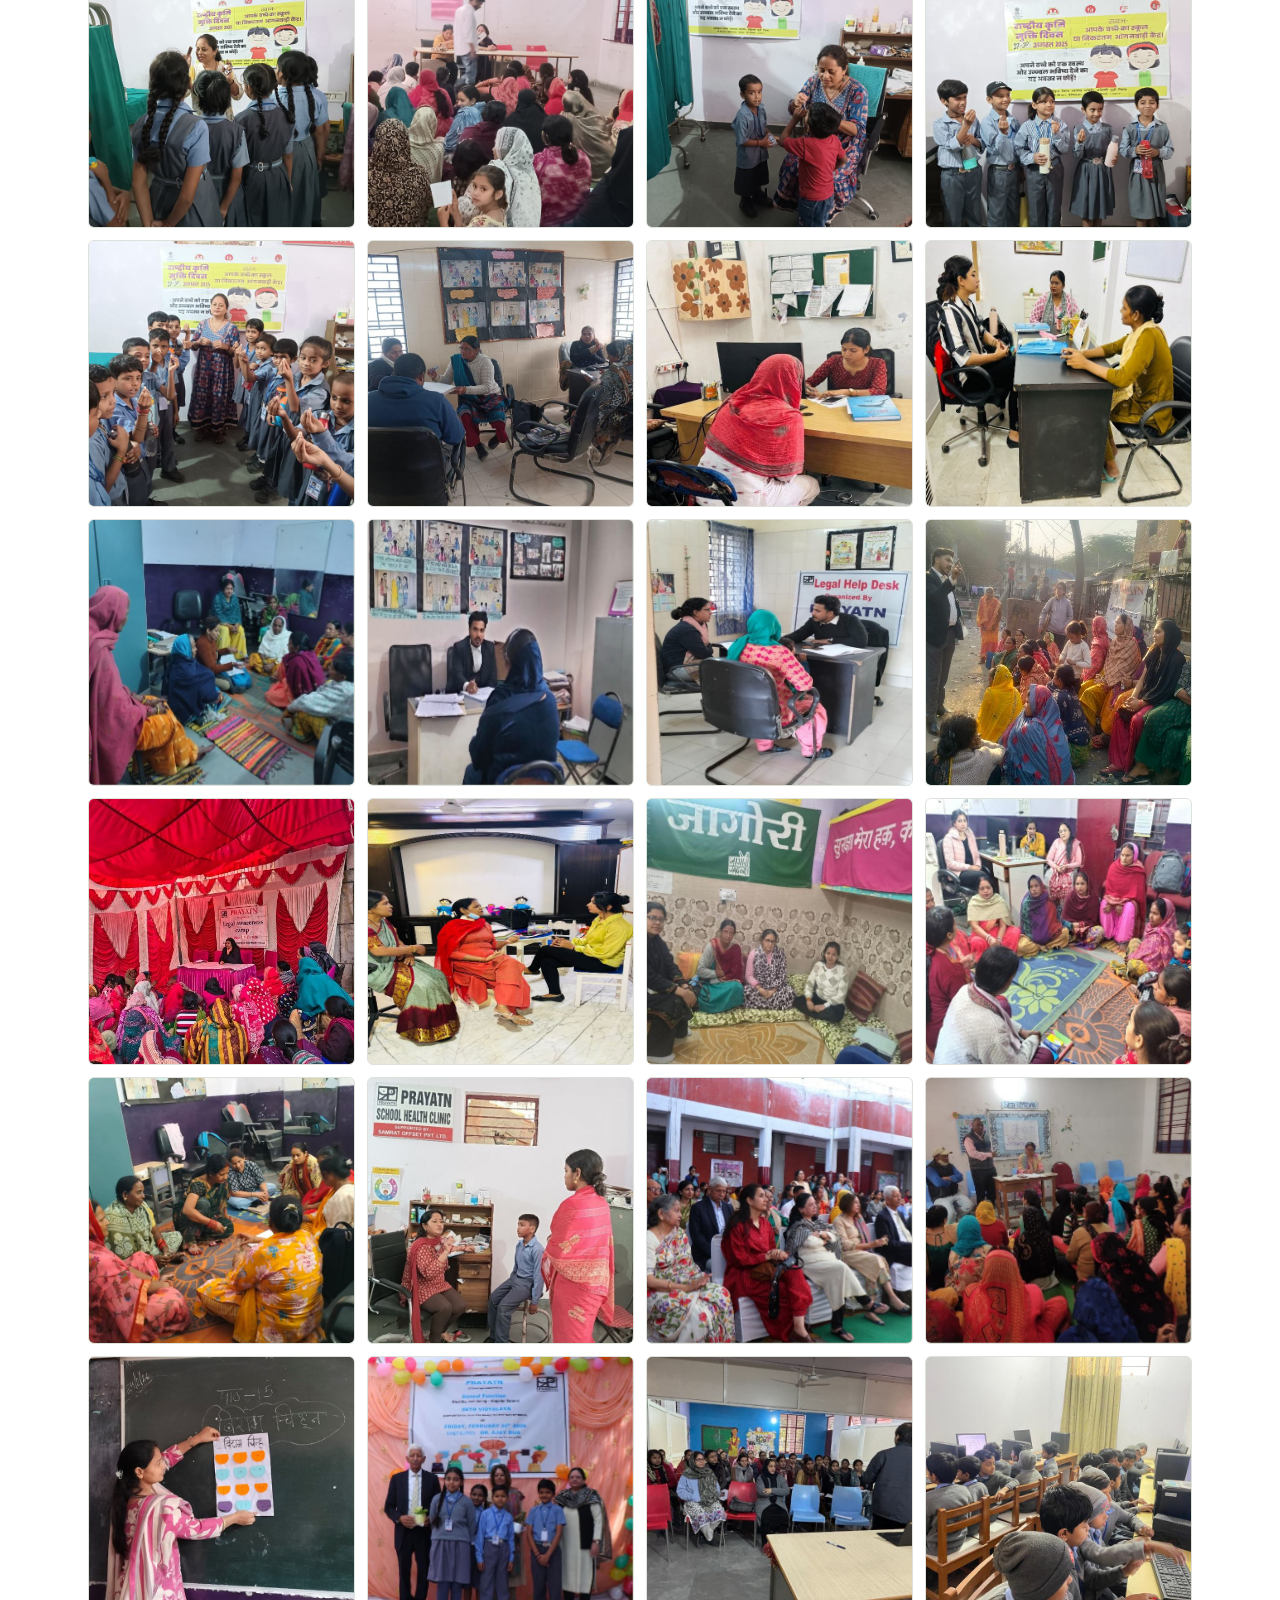
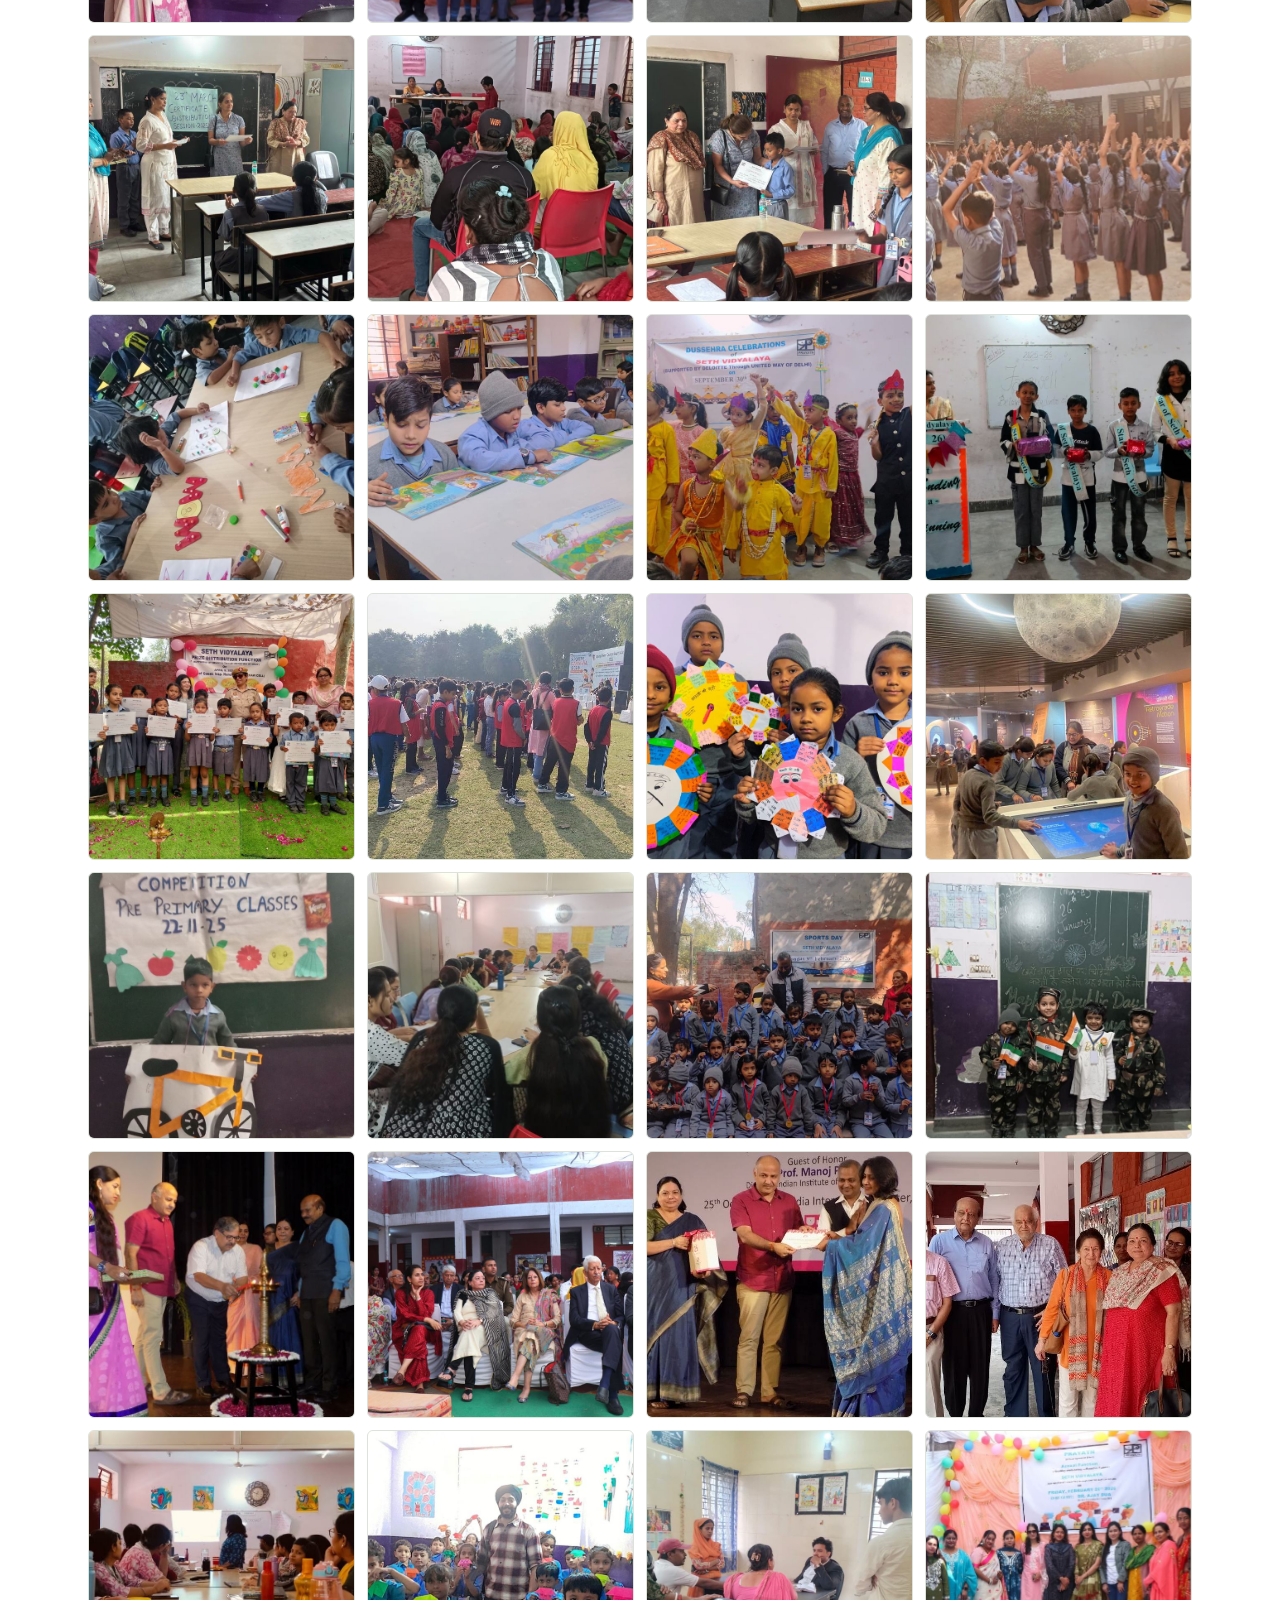
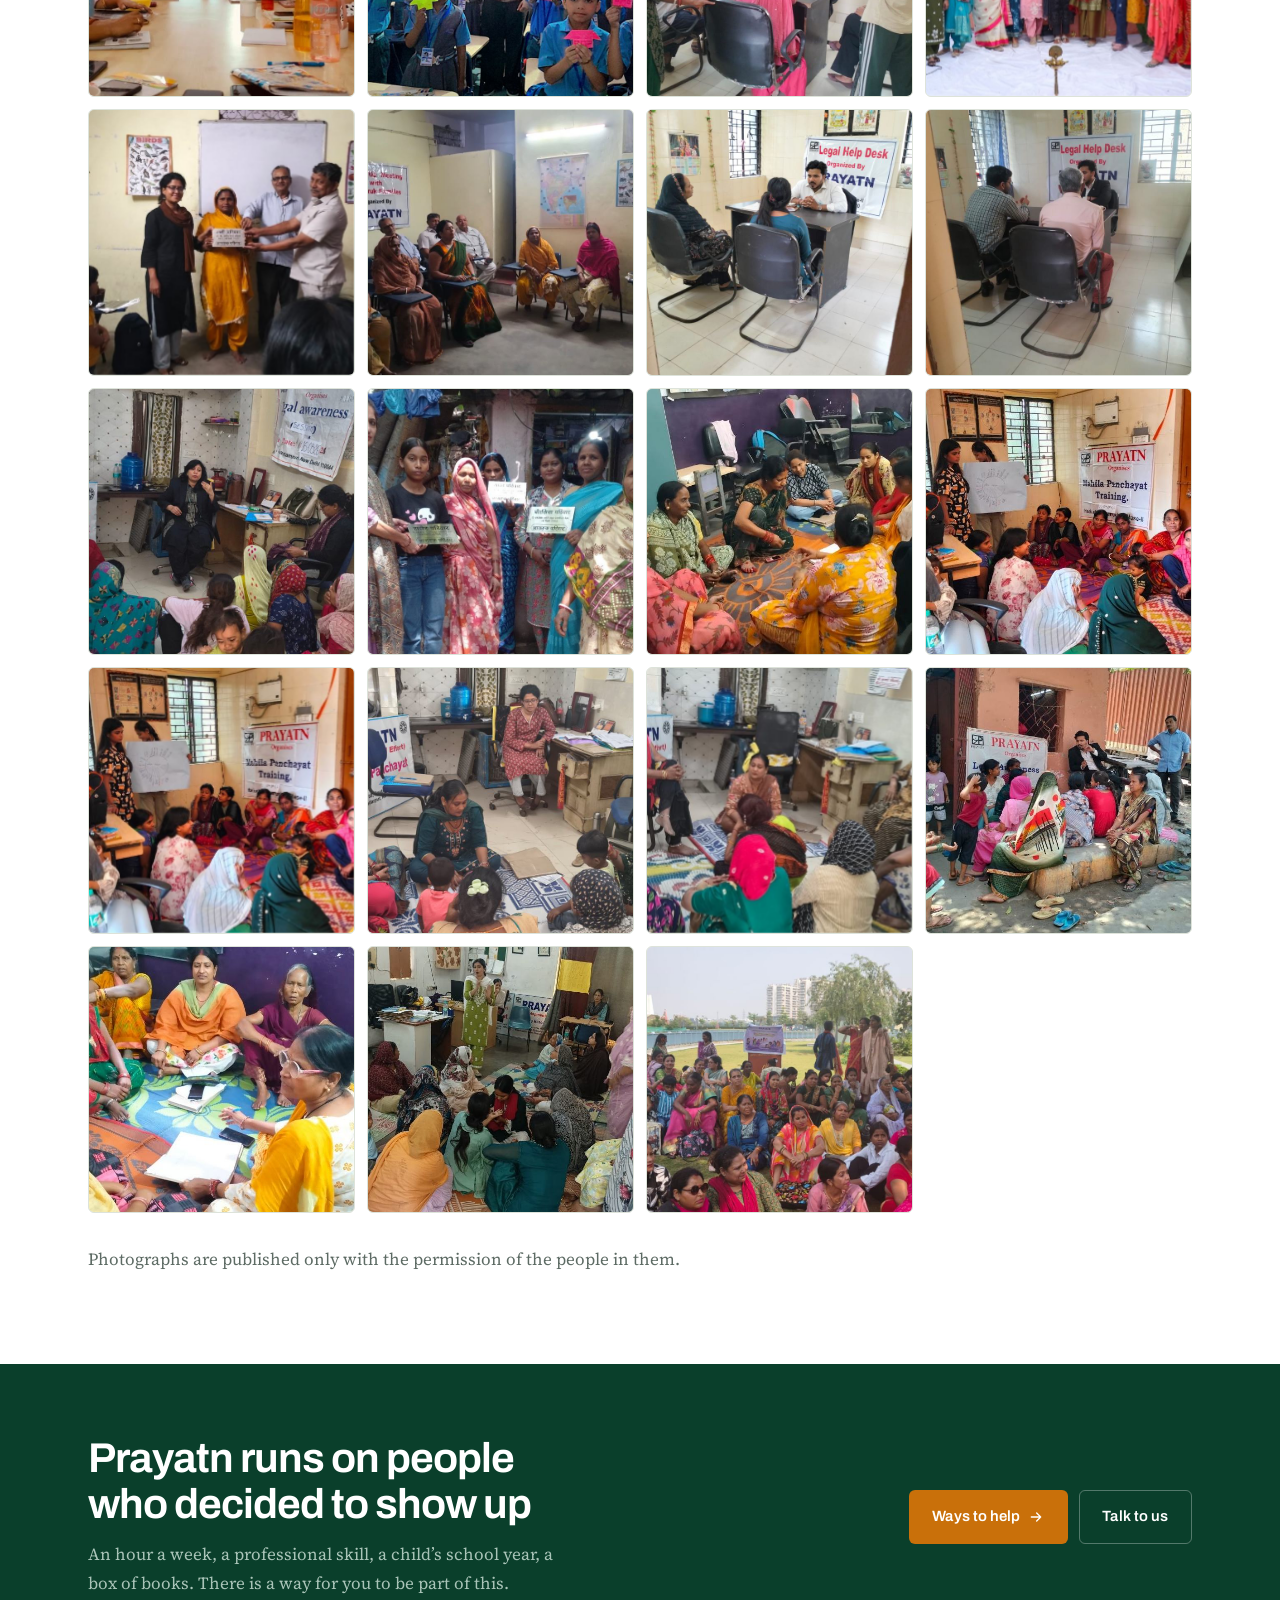
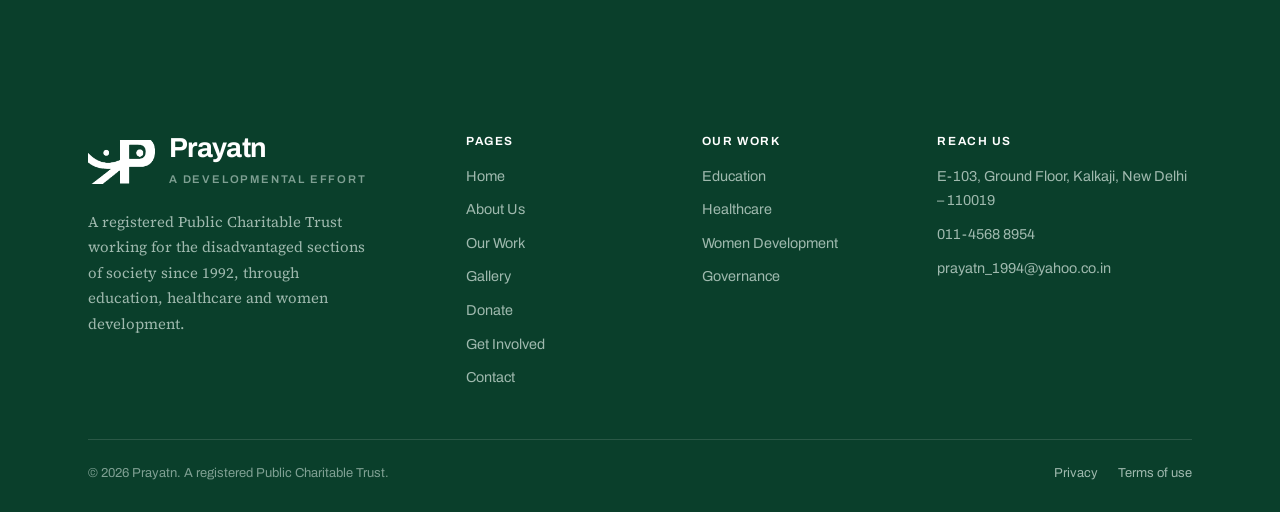
<file: gallery.html>
<!DOCTYPE html>
<html lang="en">
<head>
<meta charset="utf-8">
<meta name="viewport" content="width=device-width, initial-scale=1">
<title>Gallery: Prayatn</title>
<meta name="description" content="Photographs from Prayatn&rsquo;s school, health centre and community programmes in Kalkaji, New Delhi.">
<meta name="theme-color" content="#0A3F2B">
<link rel="canonical" href="https://www.prayatnonline.org/gallery.html">
<meta property="og:type" content="website">
<meta property="og:title" content="Gallery: Prayatn">
<meta property="og:description" content="Photographs from Prayatn&rsquo;s school, health centre and community programmes in Kalkaji, New Delhi.">
<meta property="og:url" content="https://www.prayatnonline.org/gallery.html">
<meta property="og:site_name" content="Prayatn">
<meta name="twitter:card" content="summary_large_image">
<link rel="icon" href="assets/img/favicon.png" type="image/png">
<link rel="apple-touch-icon" href="assets/img/favicon.png">
<link rel="preconnect" href="https://fonts.googleapis.com">
<link rel="preconnect" href="https://fonts.gstatic.com" crossorigin>
<link href="https://fonts.googleapis.com/css2?family=Archivo:wght@400;500;600;700&family=Source+Serif+4:ital,opsz,wght@0,8..60,400..600;1,8..60,400&display=swap" rel="stylesheet">
<link rel="stylesheet" href="assets/css/style.css">
<script>
(function (d) {
  var r = d.documentElement;
  r.classList.add('js-anim');
  /* Hiding content before the animation runs is only safe if something is
     guaranteed to un-hide it. If the behaviour script never arrives, a dropped
     connection, a blocked file, nothing would, and the page would stay a blank
     shell for good. So show everything after two seconds unless main.js has
     taken over by then, and tell it not to animate if that has happened. */
  setTimeout(function () {
    if (!window.Prayatn) { window.__prayatnFailsafe = true; r.classList.remove('js-anim'); }
  }, 2000);
})(document);
</script>
<noscript><style>.js-anim .anim, .js-anim .reveal-img { opacity: 1 !important; clip-path: none !important; }</style></noscript>
</head>
<body>
  <a class="skip-link" href="#main">Skip to content</a>
  <div class="utility">
    <div class="wrap utility__inner">
      <span class="utility__tag">A registered Public Charitable Trust &middot; Working since 1992</span>
      <span class="utility__set">
        <a class="utility__item" href="tel:+911145688954"><svg viewBox="0 0 24 24" fill="none" stroke="currentColor" stroke-width="2" stroke-linecap="round" stroke-linejoin="round" aria-hidden="true"><path d="M22 16.9v3a2 2 0 0 1-2.2 2 19.8 19.8 0 0 1-8.6-3.1 19.5 19.5 0 0 1-6-6A19.8 19.8 0 0 1 2.1 4.2 2 2 0 0 1 4.1 2h3a2 2 0 0 1 2 1.7c.1 1 .4 1.9.7 2.8a2 2 0 0 1-.5 2.1L8.1 9.9a16 16 0 0 0 6 6l1.3-1.2a2 2 0 0 1 2.1-.5c.9.3 1.8.6 2.8.7a2 2 0 0 1 1.7 2z"/></svg> 011-4568 8954</a>
        <a class="utility__item" href="mailto:prayatn_1994@yahoo.co.in"><svg viewBox="0 0 24 24" fill="none" stroke="currentColor" stroke-width="2" stroke-linecap="round" stroke-linejoin="round" aria-hidden="true"><rect x="2" y="4" width="20" height="16" rx="2"/><path d="m2 7 10 6 10-6"/></svg> prayatn_1994@yahoo.co.in</a>
      </span>
    </div>
  </div>
  <header class="site-header">
    <div class="wrap header-inner">
      <a class="brand" href="index.html" aria-label="Prayatn, go to the home page">
        <img class="brand__mark" src="assets/img/logo.png" alt="" width="480" height="313">
        <span>
          <span class="brand__name">Prayatn</span>
          <span class="brand__sub">New Delhi &middot; Since 1992</span>
        </span>
      </a>
      <nav class="nav" id="primary-nav" aria-label="Main">
        <a class="nav__link" href="index.html">Home</a>
        <a class="nav__link" href="about.html">About Us</a>
        <a class="nav__link" href="our-work.html">Our Work</a>
        <a class="nav__link" href="gallery.html" aria-current="page">Gallery</a>
        <a class="nav__link" href="contact.html">Contact</a>
        <a class="btn btn--accent nav__cta" href="get-involved.html">Get Involved</a>
        <a class="btn btn--primary nav__cta" href="donate.html">Donate</a>
      </nav>
      <div class="header-cta">
        <a class="btn btn--accent" href="get-involved.html">Get Involved</a>
        <a class="btn btn--primary" href="donate.html">Donate</a>
        <button class="nav-toggle" type="button" aria-expanded="false" aria-controls="primary-nav" aria-label="Open menu">
          <span class="nav-toggle__bars" aria-hidden="true"><i></i><i></i><i></i></span>
        </button>
      </div>
    </div>
  </header>
  <button class="nav-backdrop" type="button" tabindex="-1" aria-hidden="true"></button>
  <div class="page-veil" aria-hidden="true"></div>
  <main id="main">
    <section class="page-head">
      <div class="wrap">
        <h1 class="anim" data-intro>Moments from our work</h1>
        <p class="lede anim" data-intro>Classrooms, health check-ups, community meetings and celebrations.</p>
      </div>
    </section>
    <section class="section">
      <div class="wrap">
        <!-- TODO: these are the photographs Prayatn supplied. Please confirm that
             every person shown, the children especially, and the women at the legal
             help desk, has agreed to appear on a public website. Any photograph you
             would rather not publish will be taken out. -->
        <div class="gallery anim" data-group="gallery">
          <button type="button" aria-label="Enlarge photograph">
            <img class="reveal-img" src="assets/img/gallery-1.jpg" alt="A consultation at the Prayatn Swasthya Kendra" width="800" height="800" loading="lazy">
          </button>
          <button type="button" aria-label="Enlarge photograph">
            <img class="reveal-img" src="assets/img/gallery-2.jpg" alt="A consultation at the Prayatn Swasthya Kendra" width="800" height="800" loading="lazy">
          </button>
          <button type="button" aria-label="Enlarge photograph">
            <img class="reveal-img" src="assets/img/gallery-3.jpg" alt="A consultation at the Prayatn Swasthya Kendra" width="800" height="800" loading="lazy">
          </button>
          <button type="button" aria-label="Enlarge photograph">
            <img class="reveal-img" src="assets/img/gallery-4.jpg" alt="A consultation at the Prayatn Swasthya Kendra" width="800" height="800" loading="lazy">
          </button>
          <button type="button" aria-label="Enlarge photograph">
            <img class="reveal-img" src="assets/img/gallery-5.jpg" alt="A doctor examining a schoolgirl at the Prayatn School Health Clinic" width="800" height="800" loading="lazy">
          </button>
          <button type="button" aria-label="Enlarge photograph">
            <img class="reveal-img" src="assets/img/gallery-6.jpg" alt="A health check-up at the Prayatn School Health Clinic" width="800" height="800" loading="lazy">
          </button>
          <button type="button" aria-label="Enlarge photograph">
            <img class="reveal-img" src="assets/img/gallery-7.jpg" alt="A health check-up at the Prayatn School Health Clinic" width="800" height="800" loading="lazy">
          </button>
          <button type="button" aria-label="Enlarge photograph">
            <img class="reveal-img" src="assets/img/gallery-8.jpg" alt="A health check-up at the Prayatn School Health Clinic" width="800" height="800" loading="lazy">
          </button>
          <button type="button" aria-label="Enlarge photograph">
            <img class="reveal-img" src="assets/img/gallery-9.jpg" alt="A health check-up at the Prayatn School Health Clinic" width="800" height="800" loading="lazy">
          </button>
          <button type="button" aria-label="Enlarge photograph">
            <img class="reveal-img" src="assets/img/gallery-10.jpg" alt="A health check-up at the Prayatn School Health Clinic" width="800" height="800" loading="lazy">
          </button>
          <button type="button" aria-label="Enlarge photograph">
            <img class="reveal-img" src="assets/img/gallery-11.jpg" alt="A health check-up at the Prayatn School Health Clinic" width="800" height="800" loading="lazy">
          </button>
          <button type="button" aria-label="Enlarge photograph">
            <img class="reveal-img" src="assets/img/gallery-12.jpg" alt="A health check-up at the Prayatn School Health Clinic" width="800" height="800" loading="lazy">
          </button>
          <button type="button" aria-label="Enlarge photograph">
            <img class="reveal-img" src="assets/img/gallery-13.jpg" alt="A health check-up at the Prayatn School Health Clinic" width="800" height="800" loading="lazy">
          </button>
          <button type="button" aria-label="Enlarge photograph">
            <img class="reveal-img" src="assets/img/gallery-14.jpg" alt="A health check-up at the Prayatn School Health Clinic" width="800" height="800" loading="lazy">
          </button>
          <button type="button" aria-label="Enlarge photograph">
            <img class="reveal-img" src="assets/img/gallery-15.jpg" alt="A health check-up at the Prayatn School Health Clinic" width="800" height="800" loading="lazy">
          </button>
          <button type="button" aria-label="Enlarge photograph">
            <img class="reveal-img" src="assets/img/gallery-16.jpg" alt="A health check-up at the Prayatn School Health Clinic" width="800" height="800" loading="lazy">
          </button>
          <button type="button" aria-label="Enlarge photograph">
            <img class="reveal-img" src="assets/img/gallery-17.jpg" alt="A school health awareness session, run in the classroom" width="800" height="800" loading="lazy">
          </button>
          <button type="button" aria-label="Enlarge photograph">
            <img class="reveal-img" src="assets/img/gallery-18.jpg" alt="A health check-up at the Prayatn School Health Clinic" width="800" height="800" loading="lazy">
          </button>
          <button type="button" aria-label="Enlarge photograph">
            <img class="reveal-img" src="assets/img/gallery-19.jpg" alt="A health check-up at the Prayatn School Health Clinic" width="800" height="800" loading="lazy">
          </button>
          <button type="button" aria-label="Enlarge photograph">
            <img class="reveal-img" src="assets/img/gallery-20.jpg" alt="A health check-up at the Prayatn School Health Clinic" width="800" height="800" loading="lazy">
          </button>
          <button type="button" aria-label="Enlarge photograph">
            <img class="reveal-img" src="assets/img/gallery-21.jpg" alt="Schoolchildren on National Deworming Day, holding their tablets" width="800" height="800" loading="lazy">
          </button>
          <button type="button" aria-label="Enlarge photograph">
            <img class="reveal-img" src="assets/img/gallery-22.jpg" alt="A Prayatn women&rsquo;s development session" width="800" height="800" loading="lazy">
          </button>
          <button type="button" aria-label="Enlarge photograph">
            <img class="reveal-img" src="assets/img/gallery-23.jpg" alt="A Prayatn women&rsquo;s development session" width="800" height="800" loading="lazy">
          </button>
          <button type="button" aria-label="Enlarge photograph">
            <img class="reveal-img" src="assets/img/gallery-24.jpg" alt="A Prayatn women&rsquo;s development session" width="800" height="800" loading="lazy">
          </button>
          <button type="button" aria-label="Enlarge photograph">
            <img class="reveal-img" src="assets/img/gallery-25.jpg" alt="A Prayatn women&rsquo;s development session" width="800" height="800" loading="lazy">
          </button>
          <button type="button" aria-label="Enlarge photograph">
            <img class="reveal-img" src="assets/img/gallery-26.jpg" alt="A Prayatn women&rsquo;s development session" width="800" height="800" loading="lazy">
          </button>
          <button type="button" aria-label="Enlarge photograph">
            <img class="reveal-img" src="assets/img/gallery-27.jpg" alt="A Prayatn women&rsquo;s development session" width="800" height="800" loading="lazy">
          </button>
          <button type="button" aria-label="Enlarge photograph">
            <img class="reveal-img" src="assets/img/gallery-28.jpg" alt="A Prayatn women&rsquo;s development session" width="800" height="800" loading="lazy">
          </button>
          <button type="button" aria-label="Enlarge photograph">
            <img class="reveal-img" src="assets/img/gallery-29.jpg" alt="A legal awareness camp run by Prayatn under a marquee" width="800" height="800" loading="lazy">
          </button>
          <button type="button" aria-label="Enlarge photograph">
            <img class="reveal-img" src="assets/img/gallery-30.jpg" alt="A Prayatn women&rsquo;s development session" width="800" height="800" loading="lazy">
          </button>
          <button type="button" aria-label="Enlarge photograph">
            <img class="reveal-img" src="assets/img/gallery-31.jpg" alt="A Prayatn women&rsquo;s development session" width="800" height="800" loading="lazy">
          </button>
          <button type="button" aria-label="Enlarge photograph">
            <img class="reveal-img" src="assets/img/gallery-32.jpg" alt="A Prayatn women&rsquo;s development session" width="800" height="800" loading="lazy">
          </button>
          <button type="button" aria-label="Enlarge photograph">
            <img class="reveal-img" src="assets/img/gallery-33.jpg" alt="A Prayatn women&rsquo;s development session" width="800" height="800" loading="lazy">
          </button>
          <button type="button" aria-label="Enlarge photograph">
            <img class="reveal-img" src="assets/img/gallery-34.jpg" alt="A consultation at the Prayatn health clinic" width="800" height="800" loading="lazy">
          </button>
          <button type="button" aria-label="Enlarge photograph">
            <img class="reveal-img" src="assets/img/gallery-35.jpg" alt="A Prayatn gathering at the school" width="800" height="800" loading="lazy">
          </button>
          <button type="button" aria-label="Enlarge photograph">
            <img class="reveal-img" src="assets/img/gallery-36.jpg" alt="A Prayatn gathering at the school" width="800" height="800" loading="lazy">
          </button>
          <button type="button" aria-label="Enlarge photograph">
            <img class="reveal-img" src="assets/img/gallery-37.jpg" alt="A Prayatn gathering at the school" width="800" height="800" loading="lazy">
          </button>
          <button type="button" aria-label="Enlarge photograph">
            <img class="reveal-img" src="assets/img/gallery-38.jpg" alt="A Prayatn gathering at the school" width="800" height="800" loading="lazy">
          </button>
          <button type="button" aria-label="Enlarge photograph">
            <img class="reveal-img" src="assets/img/gallery-39.jpg" alt="A Prayatn gathering at the school" width="800" height="800" loading="lazy">
          </button>
          <button type="button" aria-label="Enlarge photograph">
            <img class="reveal-img" src="assets/img/gallery-40.jpg" alt="Children at work in the school computer room" width="800" height="800" loading="lazy">
          </button>
          <button type="button" aria-label="Enlarge photograph">
            <img class="reveal-img" src="assets/img/gallery-41.jpg" alt="Children at Seth Vidyalaya" width="800" height="800" loading="lazy">
          </button>
          <button type="button" aria-label="Enlarge photograph">
            <img class="reveal-img" src="assets/img/gallery-42.jpg" alt="Children at Seth Vidyalaya" width="800" height="800" loading="lazy">
          </button>
          <button type="button" aria-label="Enlarge photograph">
            <img class="reveal-img" src="assets/img/gallery-43.jpg" alt="Children at Seth Vidyalaya" width="800" height="800" loading="lazy">
          </button>
          <button type="button" aria-label="Enlarge photograph">
            <img class="reveal-img" src="assets/img/gallery-44.jpg" alt="Morning assembly in the school courtyard" width="800" height="800" loading="lazy">
          </button>
          <button type="button" aria-label="Enlarge photograph">
            <img class="reveal-img" src="assets/img/gallery-45.jpg" alt="Children at Seth Vidyalaya" width="800" height="800" loading="lazy">
          </button>
          <button type="button" aria-label="Enlarge photograph">
            <img class="reveal-img" src="assets/img/gallery-46.jpg" alt="Children reading picture books together in the school library" width="800" height="800" loading="lazy">
          </button>
          <button type="button" aria-label="Enlarge photograph">
            <img class="reveal-img" src="assets/img/gallery-47.jpg" alt="Children in costume for the school&rsquo;s Dussehra celebration" width="800" height="800" loading="lazy">
          </button>
          <button type="button" aria-label="Enlarge photograph">
            <img class="reveal-img" src="assets/img/gallery-48.jpg" alt="Children at Seth Vidyalaya" width="800" height="800" loading="lazy">
          </button>
          <button type="button" aria-label="Enlarge photograph">
            <img class="reveal-img" src="assets/img/gallery-49.jpg" alt="Seth Vidyalaya pupils outdoors with their certificates" width="800" height="800" loading="lazy">
          </button>
          <button type="button" aria-label="Enlarge photograph">
            <img class="reveal-img" src="assets/img/gallery-50.jpg" alt="Children at Seth Vidyalaya" width="800" height="800" loading="lazy">
          </button>
          <button type="button" aria-label="Enlarge photograph">
            <img class="reveal-img" src="assets/img/gallery-51.jpg" alt="Schoolchildren holding up the paper craft they have made" width="800" height="800" loading="lazy">
          </button>
          <button type="button" aria-label="Enlarge photograph">
            <img class="reveal-img" src="assets/img/gallery-52.jpg" alt="A school outing to a science museum" width="800" height="800" loading="lazy">
          </button>
          <button type="button" aria-label="Enlarge photograph">
            <img class="reveal-img" src="assets/img/gallery-53.jpg" alt="Children at Seth Vidyalaya" width="800" height="800" loading="lazy">
          </button>
          <button type="button" aria-label="Enlarge photograph">
            <img class="reveal-img" src="assets/img/gallery-54.jpg" alt="Children at Seth Vidyalaya" width="800" height="800" loading="lazy">
          </button>
          <button type="button" aria-label="Enlarge photograph">
            <img class="reveal-img" src="assets/img/gallery-55.jpg" alt="Children of Seth Vidyalaya with their medals on the school sports day" width="800" height="800" loading="lazy">
          </button>
          <button type="button" aria-label="Enlarge photograph">
            <img class="reveal-img" src="assets/img/gallery-56.jpg" alt="Children at Seth Vidyalaya" width="800" height="800" loading="lazy">
          </button>
          <button type="button" aria-label="Enlarge photograph">
            <img class="reveal-img" src="assets/img/gallery-57.jpg" alt="A Prayatn function and prize-giving" width="800" height="800" loading="lazy">
          </button>
          <button type="button" aria-label="Enlarge photograph">
            <img class="reveal-img" src="assets/img/gallery-58.jpg" alt="A Prayatn function and prize-giving" width="800" height="800" loading="lazy">
          </button>
          <button type="button" aria-label="Enlarge photograph">
            <img class="reveal-img" src="assets/img/gallery-59.jpg" alt="A Prayatn function and prize-giving" width="800" height="800" loading="lazy">
          </button>
          <button type="button" aria-label="Enlarge photograph">
            <img class="reveal-img" src="assets/img/gallery-60.jpg" alt="A Prayatn function and prize-giving" width="800" height="800" loading="lazy">
          </button>
          <button type="button" aria-label="Enlarge photograph">
            <img class="reveal-img" src="assets/img/gallery-61.jpg" alt="A Prayatn function and prize-giving" width="800" height="800" loading="lazy">
          </button>
          <button type="button" aria-label="Enlarge photograph">
            <img class="reveal-img" src="assets/img/gallery-62.jpg" alt="A Prayatn function and prize-giving" width="800" height="800" loading="lazy">
          </button>
          <button type="button" aria-label="Enlarge photograph">
            <img class="reveal-img" src="assets/img/gallery-63.jpg" alt="A Prayatn function and prize-giving" width="800" height="800" loading="lazy">
          </button>
          <button type="button" aria-label="Enlarge photograph">
            <img class="reveal-img" src="assets/img/gallery-64.jpg" alt="A Prayatn function and prize-giving" width="800" height="800" loading="lazy">
          </button>
          <button type="button" aria-label="Enlarge photograph">
            <img class="reveal-img" src="assets/img/gallery-65.jpg" alt="A Prayatn function and prize-giving" width="800" height="800" loading="lazy">
          </button>
          <button type="button" aria-label="Enlarge photograph">
            <img class="reveal-img" src="assets/img/gallery-66.jpg" alt="A Prayatn community meeting in Kalkaji" width="800" height="800" loading="lazy">
          </button>
          <button type="button" aria-label="Enlarge photograph">
            <img class="reveal-img" src="assets/img/gallery-67.jpg" alt="A woman being advised at the Prayatn Legal Help Desk" width="800" height="800" loading="lazy">
          </button>
          <button type="button" aria-label="Enlarge photograph">
            <img class="reveal-img" src="assets/img/gallery-68.jpg" alt="A Prayatn community meeting in Kalkaji" width="800" height="800" loading="lazy">
          </button>
          <button type="button" aria-label="Enlarge photograph">
            <img class="reveal-img" src="assets/img/gallery-69.jpg" alt="A Prayatn community meeting in Kalkaji" width="800" height="800" loading="lazy">
          </button>
          <button type="button" aria-label="Enlarge photograph">
            <img class="reveal-img" src="assets/img/gallery-70.jpg" alt="A Prayatn community meeting in Kalkaji" width="800" height="800" loading="lazy">
          </button>
          <button type="button" aria-label="Enlarge photograph">
            <img class="reveal-img" src="assets/img/gallery-71.jpg" alt="A Prayatn community meeting in Kalkaji" width="800" height="800" loading="lazy">
          </button>
          <button type="button" aria-label="Enlarge photograph">
            <img class="reveal-img" src="assets/img/gallery-72.jpg" alt="A Mahila Panchayat training session in progress" width="800" height="800" loading="lazy">
          </button>
          <button type="button" aria-label="Enlarge photograph">
            <img class="reveal-img" src="assets/img/gallery-73.jpg" alt="A Prayatn community meeting in Kalkaji" width="800" height="800" loading="lazy">
          </button>
          <button type="button" aria-label="Enlarge photograph">
            <img class="reveal-img" src="assets/img/gallery-74.jpg" alt="A Prayatn community meeting in Kalkaji" width="800" height="800" loading="lazy">
          </button>
          <button type="button" aria-label="Enlarge photograph">
            <img class="reveal-img" src="assets/img/gallery-75.jpg" alt="A Prayatn community meeting in Kalkaji" width="800" height="800" loading="lazy">
          </button>
          <button type="button" aria-label="Enlarge photograph">
            <img class="reveal-img" src="assets/img/gallery-76.jpg" alt="A Prayatn community meeting in Kalkaji" width="800" height="800" loading="lazy">
          </button>
          <button type="button" aria-label="Enlarge photograph">
            <img class="reveal-img" src="assets/img/gallery-77.jpg" alt="Women seated in a circle at a Prayatn meeting" width="800" height="800" loading="lazy">
          </button>
          <button type="button" aria-label="Enlarge photograph">
            <img class="reveal-img" src="assets/img/gallery-78.jpg" alt="A Prayatn community meeting in Kalkaji" width="800" height="800" loading="lazy">
          </button>
          <button type="button" aria-label="Enlarge photograph">
            <img class="reveal-img" src="assets/img/gallery-79.jpg" alt="A large community gathering in a park, seated on the grass" width="800" height="800" loading="lazy">
          </button>
        </div>
        <p class="dek" style="margin-top:2rem">Photographs are published only with the permission of the people in them.</p>
      </div>
    </section>

    <section class="cta">
      <div class="wrap cta__inner">
        <div class="anim" data-group="cta">
          <h2>Prayatn runs on people who decided to show up</h2>
          <p>An hour a week, a professional skill, a child&rsquo;s school year, a box of books. There is a way for you to be part of this.</p>
        </div>
        <div class="btn-row anim" data-group="cta">
          <a class="btn btn--accent" href="get-involved.html">Ways to help <svg viewBox="0 0 24 24" fill="none" stroke="currentColor" stroke-width="2" stroke-linecap="round" stroke-linejoin="round" aria-hidden="true"><path d="M5 12h14M13 6l6 6-6 6"/></svg></a>
          <a class="btn btn--onink" href="contact.html">Talk to us</a>
        </div>
      </div>
    </section>

  <div class="lightbox" role="dialog" aria-modal="true" aria-label="Photograph viewer">
    <button class="lightbox__close" type="button" aria-label="Close photograph"><svg viewBox="0 0 24 24" fill="none" stroke="currentColor" stroke-width="2" stroke-linecap="round" aria-hidden="true"><path d="M18 6 6 18M6 6l12 12"/></svg></button>
    <img alt="">
  </div>
  </main>
  <footer class="site-footer">
    <div class="wrap">
      <div class="footer-grid">
        <div class="footer-brand">
          <a class="brand" href="index.html">
            <img class="brand__mark" src="assets/img/logo.png" alt="" width="480" height="313">
            <span>
              <span class="brand__name">Prayatn</span>
              <span class="brand__sub">A developmental effort</span>
            </span>
          </a>
          <p>A registered Public Charitable Trust working for the disadvantaged sections of society since 1992, through education, healthcare and women development.</p>
        </div>
        <div class="footer-col">
          <h4>Pages</h4>
          <ul>
            <li><a href="index.html">Home</a></li>
            <li><a href="about.html">About Us</a></li>
            <li><a href="our-work.html">Our Work</a></li>
            <li><a href="gallery.html">Gallery</a></li>
            <li><a href="donate.html">Donate</a></li>
            <li><a href="get-involved.html">Get Involved</a></li>
            <li><a href="contact.html">Contact</a></li>
          </ul>
        </div>
        <div class="footer-col">
          <h4>Our work</h4>
          <ul>
            <li><a href="our-work.html#education">Education</a></li>
            <li><a href="our-work.html#healthcare">Healthcare</a></li>
            <li><a href="our-work.html#women">Women Development</a></li>
            <li><a href="about.html#governance">Governance</a></li>
          </ul>
        </div>
        <div class="footer-col">
          <h4>Reach us</h4>
          <ul>
            <li>E-103, Ground Floor, Kalkaji, New Delhi &ndash; 110019</li>
            <li><a href="tel:+911145688954">011-4568 8954</a></li>
            <li><a href="mailto:prayatn_1994@yahoo.co.in">prayatn_1994@yahoo.co.in</a></li>
          </ul>
        </div>
      </div>
      <div class="footer-bottom">
        <p>&copy; <span data-year>2026</span> Prayatn. A registered Public Charitable Trust.</p>
        <p class="footer-legal">
          <a href="privacy.html">Privacy</a>
          <a href="terms.html">Terms of use</a>
        </p>
      </div>
    </div>
  </footer>
  <script src="assets/js/vendor/motion.min.js"></script>
  <script src="assets/js/main.js" defer></script>
</body>
</html>
</file>
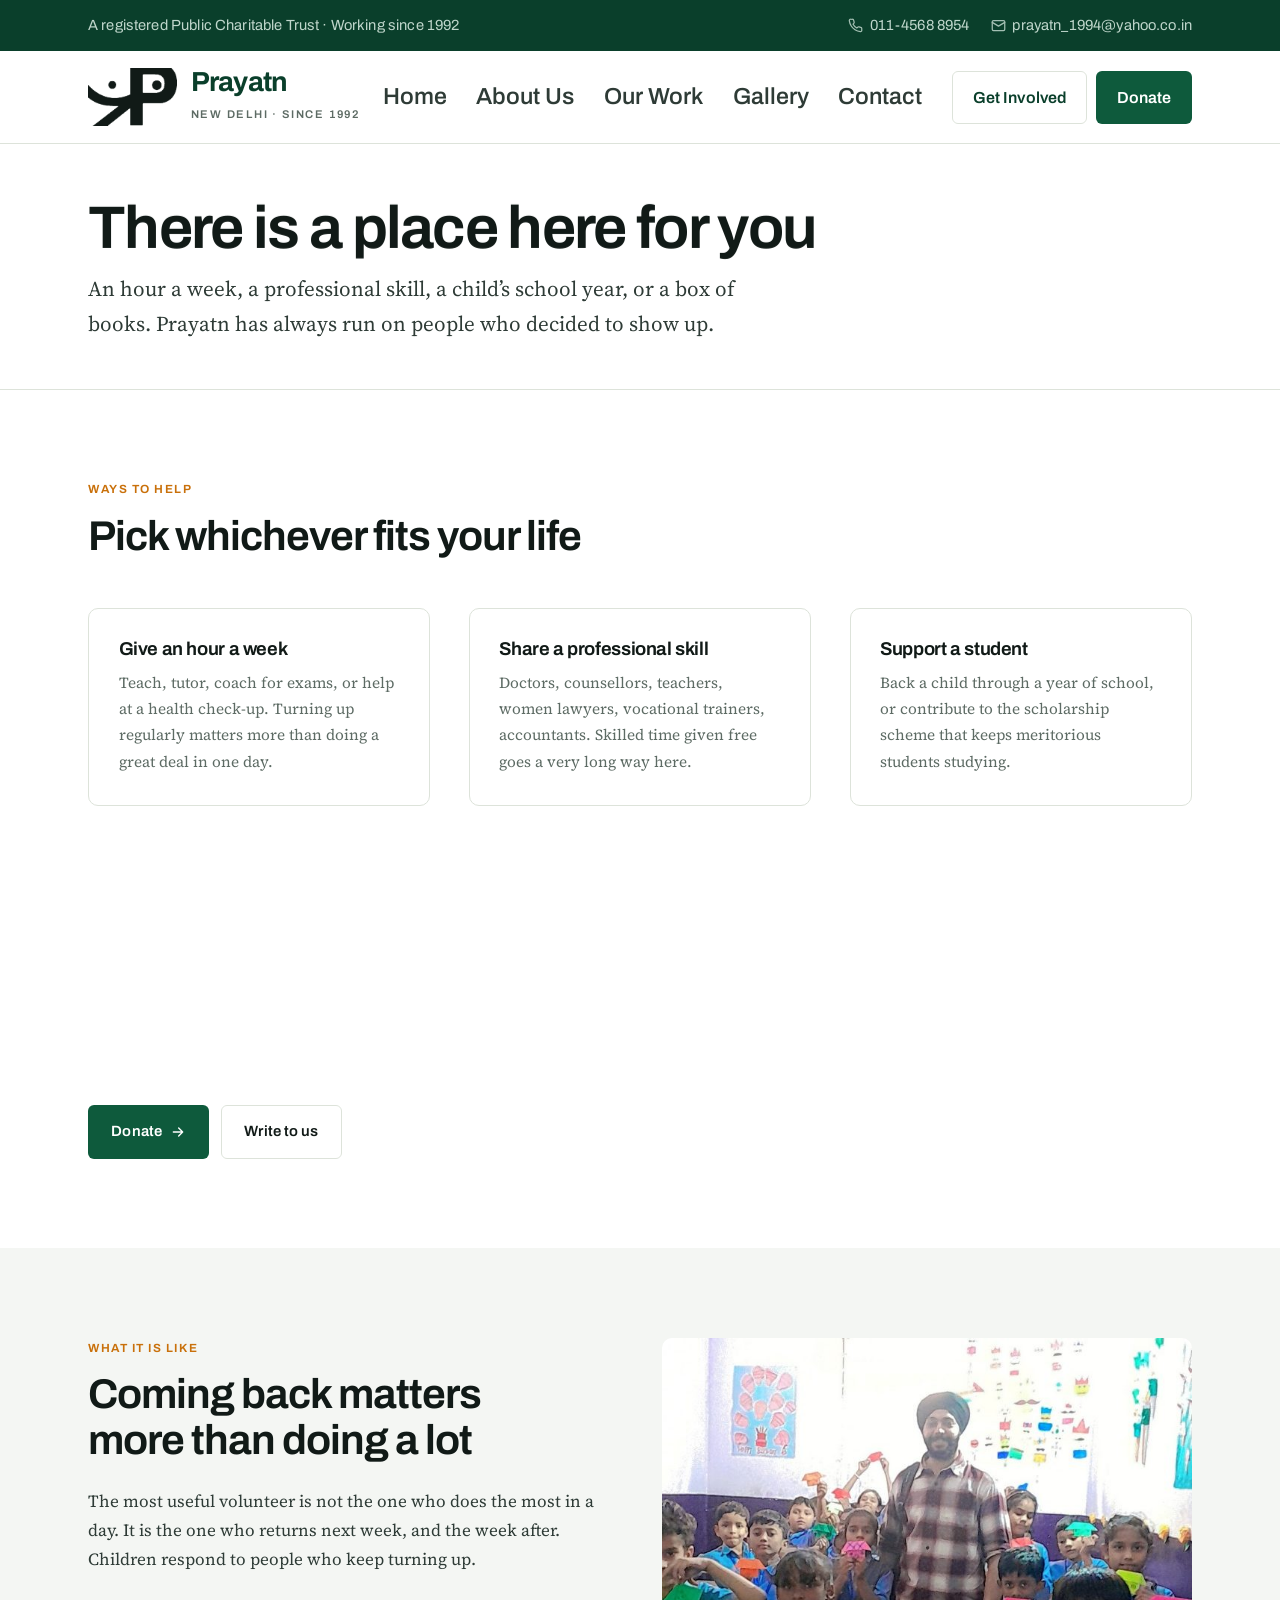
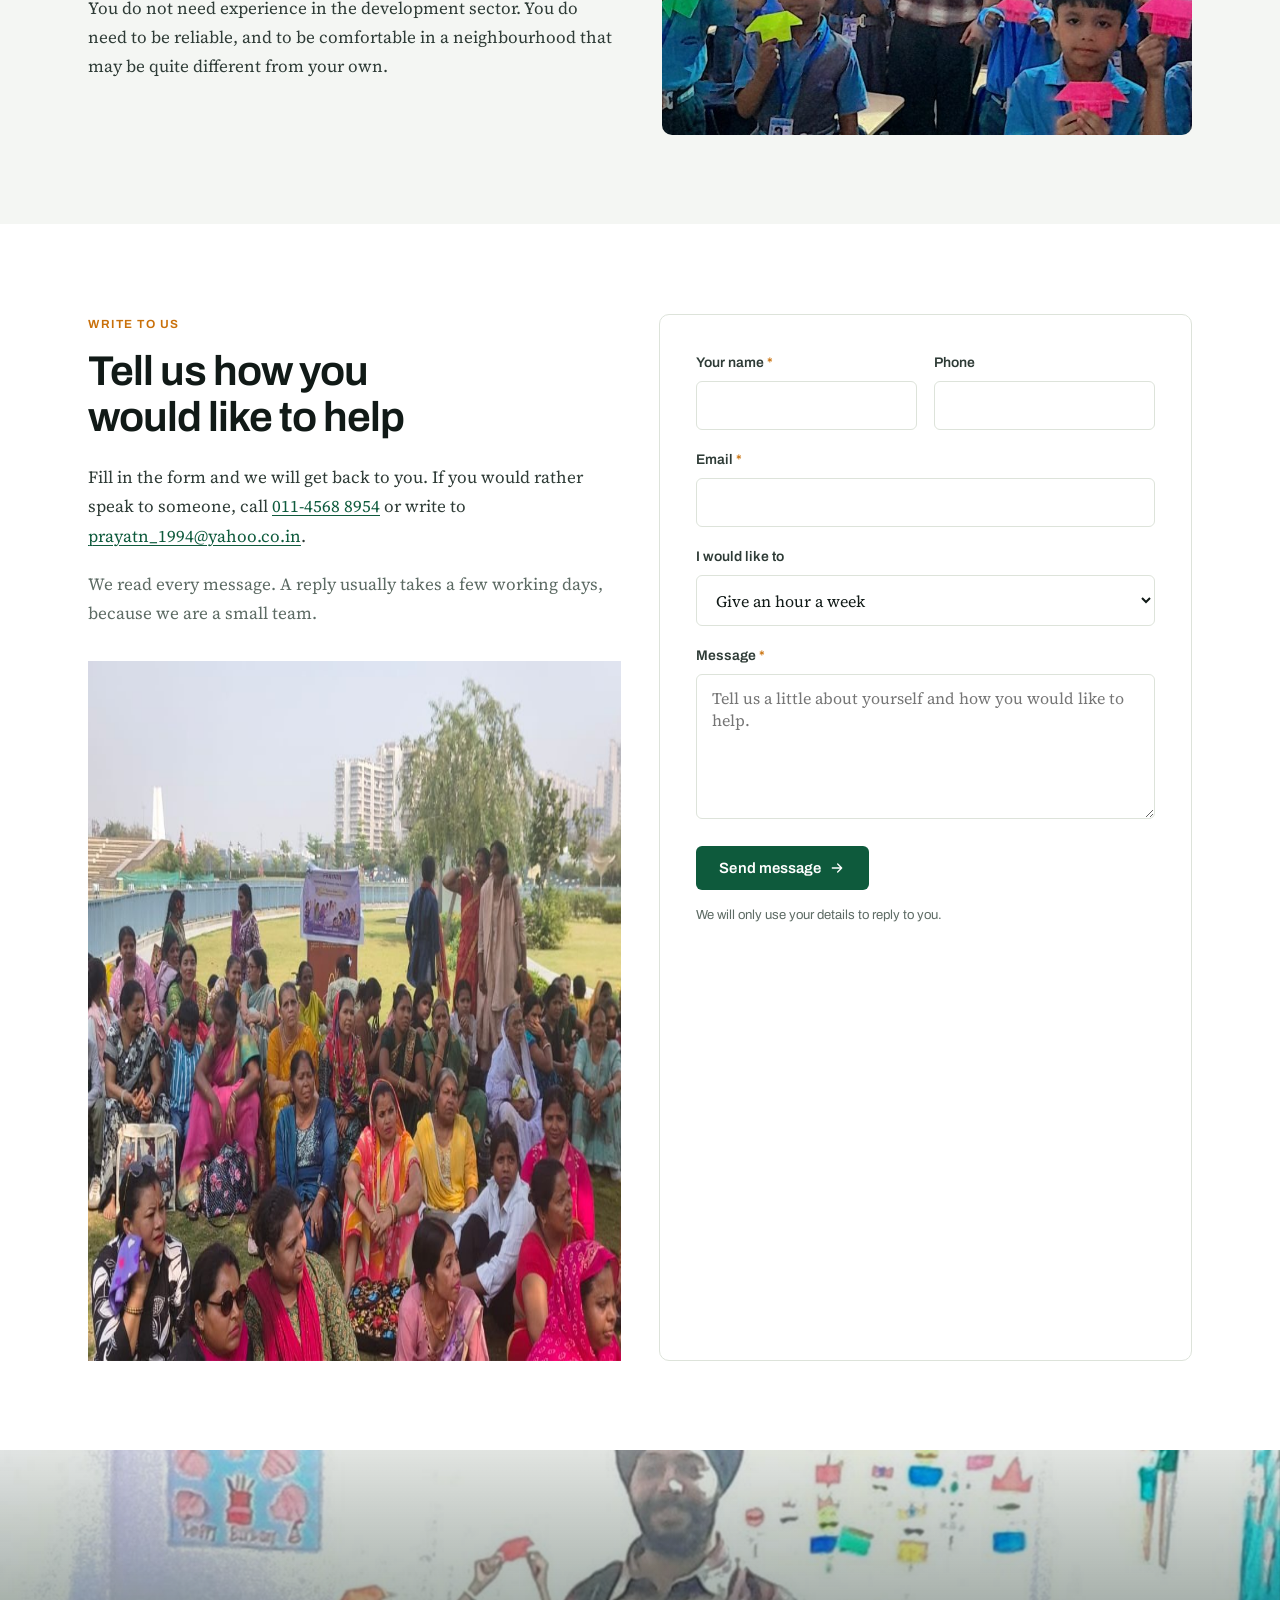
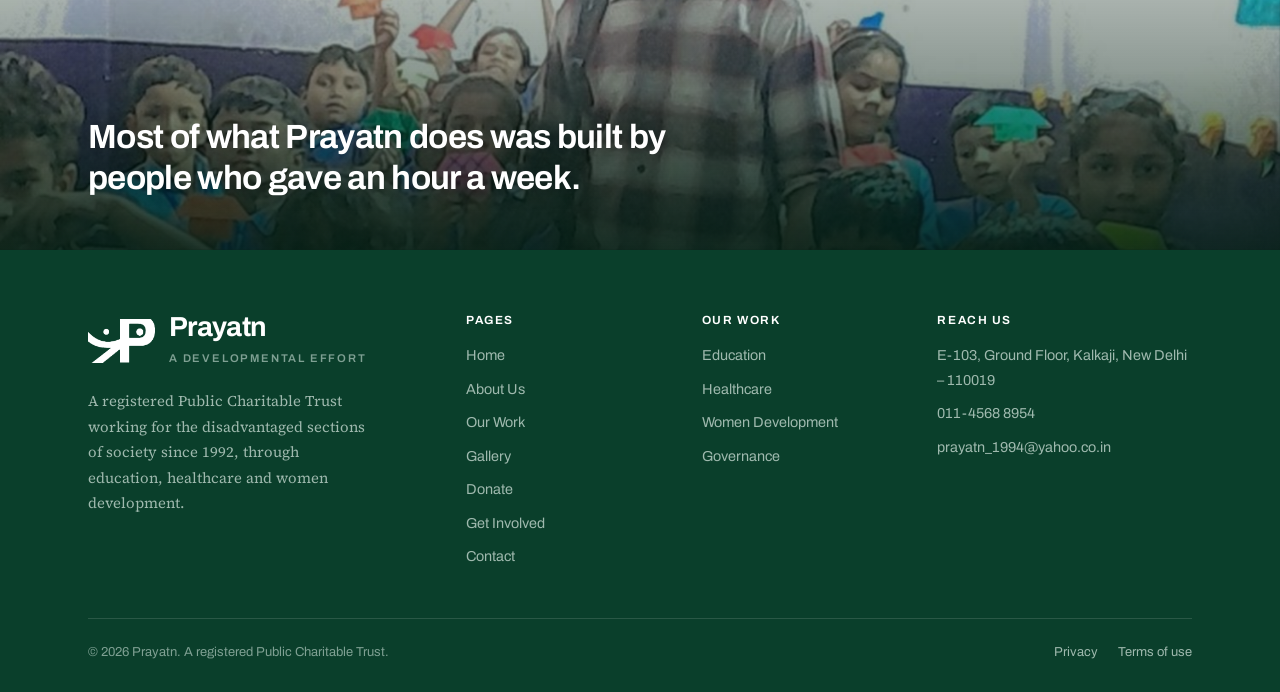
<file: get-involved.html>
<!DOCTYPE html>
<html lang="en">
<head>
<meta charset="utf-8">
<meta name="viewport" content="width=device-width, initial-scale=1">
<title>Get Involved: volunteer with Prayatn</title>
<meta name="description" content="Volunteer, share a professional skill, partner with us or support a student at Prayatn in Kalkaji, New Delhi.">
<meta name="theme-color" content="#0A3F2B">
<link rel="canonical" href="https://www.prayatnonline.org/get-involved.html">
<meta property="og:type" content="website">
<meta property="og:title" content="Get Involved: volunteer with Prayatn">
<meta property="og:description" content="Volunteer, share a professional skill, partner with us or support a student at Prayatn in Kalkaji, New Delhi.">
<meta property="og:url" content="https://www.prayatnonline.org/get-involved.html">
<meta property="og:site_name" content="Prayatn">
<meta name="twitter:card" content="summary_large_image">
<link rel="icon" href="assets/img/favicon.png" type="image/png">
<link rel="apple-touch-icon" href="assets/img/favicon.png">
<link rel="preconnect" href="https://fonts.googleapis.com">
<link rel="preconnect" href="https://fonts.gstatic.com" crossorigin>
<link href="https://fonts.googleapis.com/css2?family=Archivo:wght@400;500;600;700&family=Source+Serif+4:ital,opsz,wght@0,8..60,400..600;1,8..60,400&display=swap" rel="stylesheet">
<link rel="stylesheet" href="assets/css/style.css">
<script>
(function (d) {
  var r = d.documentElement;
  r.classList.add('js-anim');
  /* Hiding content before the animation runs is only safe if something is
     guaranteed to un-hide it. If the behaviour script never arrives, a dropped
     connection, a blocked file, nothing would, and the page would stay a blank
     shell for good. So show everything after two seconds unless main.js has
     taken over by then, and tell it not to animate if that has happened. */
  setTimeout(function () {
    if (!window.Prayatn) { window.__prayatnFailsafe = true; r.classList.remove('js-anim'); }
  }, 2000);
})(document);
</script>
<noscript><style>.js-anim .anim, .js-anim .reveal-img { opacity: 1 !important; clip-path: none !important; }</style></noscript>
</head>
<body>
  <a class="skip-link" href="#main">Skip to content</a>
  <div class="utility">
    <div class="wrap utility__inner">
      <span class="utility__tag">A registered Public Charitable Trust &middot; Working since 1992</span>
      <span class="utility__set">
        <a class="utility__item" href="tel:+911145688954"><svg viewBox="0 0 24 24" fill="none" stroke="currentColor" stroke-width="2" stroke-linecap="round" stroke-linejoin="round" aria-hidden="true"><path d="M22 16.9v3a2 2 0 0 1-2.2 2 19.8 19.8 0 0 1-8.6-3.1 19.5 19.5 0 0 1-6-6A19.8 19.8 0 0 1 2.1 4.2 2 2 0 0 1 4.1 2h3a2 2 0 0 1 2 1.7c.1 1 .4 1.9.7 2.8a2 2 0 0 1-.5 2.1L8.1 9.9a16 16 0 0 0 6 6l1.3-1.2a2 2 0 0 1 2.1-.5c.9.3 1.8.6 2.8.7a2 2 0 0 1 1.7 2z"/></svg> 011-4568 8954</a>
        <a class="utility__item" href="mailto:prayatn_1994@yahoo.co.in"><svg viewBox="0 0 24 24" fill="none" stroke="currentColor" stroke-width="2" stroke-linecap="round" stroke-linejoin="round" aria-hidden="true"><rect x="2" y="4" width="20" height="16" rx="2"/><path d="m2 7 10 6 10-6"/></svg> prayatn_1994@yahoo.co.in</a>
      </span>
    </div>
  </div>
  <header class="site-header">
    <div class="wrap header-inner">
      <a class="brand" href="index.html" aria-label="Prayatn, go to the home page">
        <img class="brand__mark" src="assets/img/logo.png" alt="" width="480" height="313">
        <span>
          <span class="brand__name">Prayatn</span>
          <span class="brand__sub">New Delhi &middot; Since 1992</span>
        </span>
      </a>
      <nav class="nav" id="primary-nav" aria-label="Main">
        <a class="nav__link" href="index.html">Home</a>
        <a class="nav__link" href="about.html">About Us</a>
        <a class="nav__link" href="our-work.html">Our Work</a>
        <a class="nav__link" href="gallery.html">Gallery</a>
        <a class="nav__link" href="contact.html">Contact</a>
        <a class="btn btn--accent nav__cta" href="get-involved.html">Get Involved</a>
        <a class="btn btn--primary nav__cta" href="donate.html">Donate</a>
      </nav>
      <div class="header-cta">
        <a class="btn btn--accent" href="get-involved.html">Get Involved</a>
        <a class="btn btn--primary" href="donate.html">Donate</a>
        <button class="nav-toggle" type="button" aria-expanded="false" aria-controls="primary-nav" aria-label="Open menu">
          <span class="nav-toggle__bars" aria-hidden="true"><i></i><i></i><i></i></span>
        </button>
      </div>
    </div>
  </header>
  <button class="nav-backdrop" type="button" tabindex="-1" aria-hidden="true"></button>
  <div class="page-veil" aria-hidden="true"></div>
  <main id="main">
    <section class="page-head">
      <div class="wrap">
        <h1 class="anim" data-intro>There is a place here for you</h1>
        <p class="lede anim" data-intro>An hour a week, a professional skill, a child&rsquo;s school year, or a box of books. Prayatn has always run on people who decided to show up.</p>
      </div>
    </section>
    <section class="section">
      <div class="wrap">
        <div class="section-head anim" data-group="ways-head">
          <span class="label">Ways to help</span>
          <h2>Pick whichever fits your life</h2>
        </div>
        <div class="grid grid--3">
          <div class="icon-card anim" data-group="ways">
            <h3>Give an hour a week</h3>
            <p>Teach, tutor, coach for exams, or help at a health check-up. Turning up regularly matters more than doing a great deal in one day.</p>
          </div>
          <div class="icon-card anim" data-group="ways">
            <h3>Share a professional skill</h3>
            <p>Doctors, counsellors, teachers, women lawyers, vocational trainers, accountants. Skilled time given free goes a very long way here.</p>
          </div>
          <div class="icon-card anim" data-group="ways">
            <h3>Support a student</h3>
            <p>Back a child through a year of school, or contribute to the scholarship scheme that keeps meritorious students studying.</p>
          </div>
          <div class="icon-card anim" data-group="ways2">
            <h3>Give materials</h3>
            <p>Books, stationery, uniforms, school bags, computers, teaching material, medicines and medical supplies. All used, not stored.</p>
          </div>
          <div class="icon-card anim" data-group="ways2">
            <h3>Partner with us</h3>
            <p>For companies and foundations: project funding, CSR partnerships, employee volunteering. You can see the whole of our work in one afternoon.</p>
          </div>
          <div class="icon-card anim" data-group="ways2">
            <h3>Intern with us</h3>
            <p>Students of social work, public health and education can spend a term on live projects rather than observing from the side.</p>
          </div>
        </div>
        <div class="btn-row anim" data-group="ways-cta" style="margin-top:2.25rem">
          <a class="btn btn--primary" href="donate.html">Donate <svg viewBox="0 0 24 24" fill="none" stroke="currentColor" stroke-width="2" stroke-linecap="round" stroke-linejoin="round" aria-hidden="true"><path d="M5 12h14M13 6l6 6-6 6"/></svg></a>
          <a class="btn btn--ghost" href="#write">Write to us</a>
        </div>
        <!-- TODO: state what commitment you expect from volunteers (days, hours, a
             minimum period), whether there is any induction or police verification, and
             the internship duration and how to apply. -->
      </div>
    </section>

    <section class="section section--stone">
      <div class="wrap">
      <div class="textpic">
        <div class="textpic__body anim" data-group="what-like">
          <span class="label">What it is like</span>
          <h2>Coming back matters more than doing a lot</h2>
          <p>The most useful volunteer is not the one who does the most in a day. It is the one who returns next week, and the week after. Children respond to people who keep turning up.</p>
          <p>You do not need experience in the development sector. You do need to be reliable, and to be comfortable in a neighbourhood that may be quite different from your own.</p>
        </div>
        <figure class="textpic__media anim" data-group="what-like" style="margin:0">
          <img class="reveal-img" src="assets/img/involved-1.jpg" alt="A volunteer with children in a Prayatn classroom" width="1000" height="750" loading="lazy">
        </figure>
      </div>
      </div>
    </section>

    <section class="section" id="write" style="scroll-margin-top:80px">
      <div class="wrap">
        <div class="grid grid--2">
          <div class="anim" data-group="write">
            <span class="label">Write to us</span>
            <h2>Tell us how you would like to help</h2>
            <p>Fill in the form and we will get back to you. If you would rather speak to someone, call <a href="tel:+911145688954">011-4568 8954</a> or write to <a href="mailto:prayatn_1994@yahoo.co.in">prayatn_1994@yahoo.co.in</a>.</p>
            <p class="dek">We read every message. A reply usually takes a few working days, because we are a small team.</p>
            <figure style="margin:2rem 0 0"><img class="reveal-img" src="assets/img/community-1.jpg" alt="A large community gathering in a park, seated on the grass" width="1000" height="700" loading="lazy"></figure>
          </div>
          <div class="form-panel anim" data-group="write">
            <!-- To receive submissions by email, create a free endpoint at formspree.io and
                 paste the URL into data-endpoint below. Until then the form opens the
                 visitor's own email app with the message ready to send. -->
            <form data-mailto="prayatn_1994@yahoo.co.in" data-subject="Volunteering enquiry from the website" data-endpoint="" novalidate>
              <div class="field-row">
                <div class="field">
                  <label for="v-name">Your name <span class="req">*</span></label>
                  <input id="v-name" name="name" type="text" required autocomplete="name">
                </div>
                <div class="field">
                  <label for="v-phone">Phone</label>
                  <input id="v-phone" name="phone" type="tel" autocomplete="tel">
                </div>
              </div>
              <div class="field">
                <label for="v-email">Email <span class="req">*</span></label>
                <input id="v-email" name="email" type="email" required autocomplete="email">
              </div>
              <div class="field">
                <label for="v-interest">I would like to</label>
                <select id="v-interest" name="interest">
                  <option>Give an hour a week</option>
                  <option>Share a professional skill</option>
                  <option>Support a student</option>
                  <option>Give materials or equipment</option>
                  <option>Partner with Prayatn / CSR</option>
                  <option>Apply for an internship</option>
                  <option>Something else</option>
                </select>
              </div>
              <div class="field">
                <label for="v-message">Message <span class="req">*</span></label>
                <textarea id="v-message" name="message" required placeholder="Tell us a little about yourself and how you would like to help."></textarea>
              </div>
              <button class="btn btn--primary" type="submit">Send message <svg viewBox="0 0 24 24" fill="none" stroke="currentColor" stroke-width="2" stroke-linecap="round" stroke-linejoin="round" aria-hidden="true"><path d="M5 12h14M13 6l6 6-6 6"/></svg></button>
              <p class="form-status" role="status" aria-live="polite"></p>
              <p class="form-note">We will only use your details to reply to you.</p>
            </form>
          </div>
        </div>
      </div>
    </section>

    <section class="photoband">
      <div class="photoband__media">
        <img class="reveal-img" src="assets/img/band-involved.jpg" alt="A volunteer with children in a Prayatn classroom" width="1500" height="643" loading="lazy">
      </div>
      <div class="wrap photoband__inner">
        <p class="photoband__line anim">Most of what Prayatn does was built by people who gave an hour a week.</p>
      </div>
    </section>

  </main>
  <footer class="site-footer">
    <div class="wrap">
      <div class="footer-grid">
        <div class="footer-brand">
          <a class="brand" href="index.html">
            <img class="brand__mark" src="assets/img/logo.png" alt="" width="480" height="313">
            <span>
              <span class="brand__name">Prayatn</span>
              <span class="brand__sub">A developmental effort</span>
            </span>
          </a>
          <p>A registered Public Charitable Trust working for the disadvantaged sections of society since 1992, through education, healthcare and women development.</p>
        </div>
        <div class="footer-col">
          <h4>Pages</h4>
          <ul>
            <li><a href="index.html">Home</a></li>
            <li><a href="about.html">About Us</a></li>
            <li><a href="our-work.html">Our Work</a></li>
            <li><a href="gallery.html">Gallery</a></li>
            <li><a href="donate.html">Donate</a></li>
            <li><a href="get-involved.html">Get Involved</a></li>
            <li><a href="contact.html">Contact</a></li>
          </ul>
        </div>
        <div class="footer-col">
          <h4>Our work</h4>
          <ul>
            <li><a href="our-work.html#education">Education</a></li>
            <li><a href="our-work.html#healthcare">Healthcare</a></li>
            <li><a href="our-work.html#women">Women Development</a></li>
            <li><a href="about.html#governance">Governance</a></li>
          </ul>
        </div>
        <div class="footer-col">
          <h4>Reach us</h4>
          <ul>
            <li>E-103, Ground Floor, Kalkaji, New Delhi &ndash; 110019</li>
            <li><a href="tel:+911145688954">011-4568 8954</a></li>
            <li><a href="mailto:prayatn_1994@yahoo.co.in">prayatn_1994@yahoo.co.in</a></li>
          </ul>
        </div>
      </div>
      <div class="footer-bottom">
        <p>&copy; <span data-year>2026</span> Prayatn. A registered Public Charitable Trust.</p>
        <p class="footer-legal">
          <a href="privacy.html">Privacy</a>
          <a href="terms.html">Terms of use</a>
        </p>
      </div>
    </div>
  </footer>
  <script src="assets/js/vendor/motion.min.js"></script>
  <script src="assets/js/main.js" defer></script>
</body>
</html>
</file>
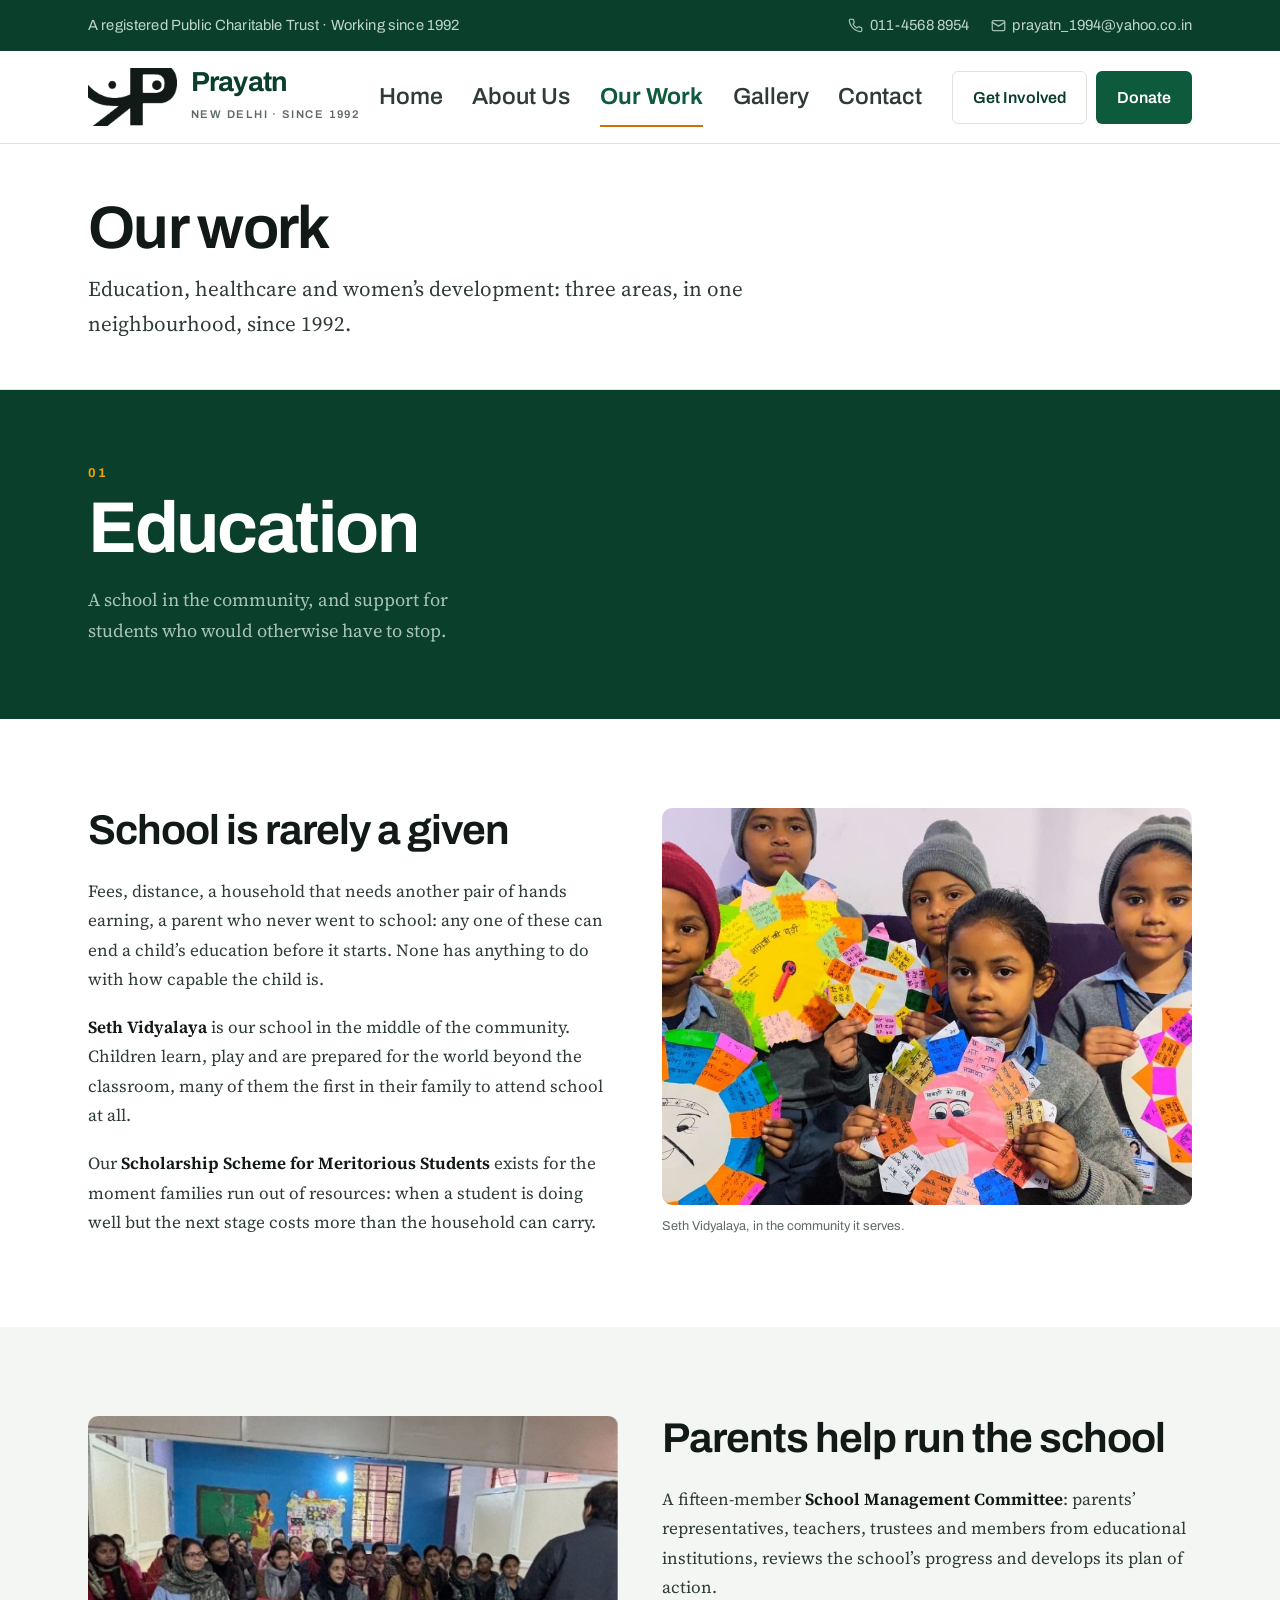
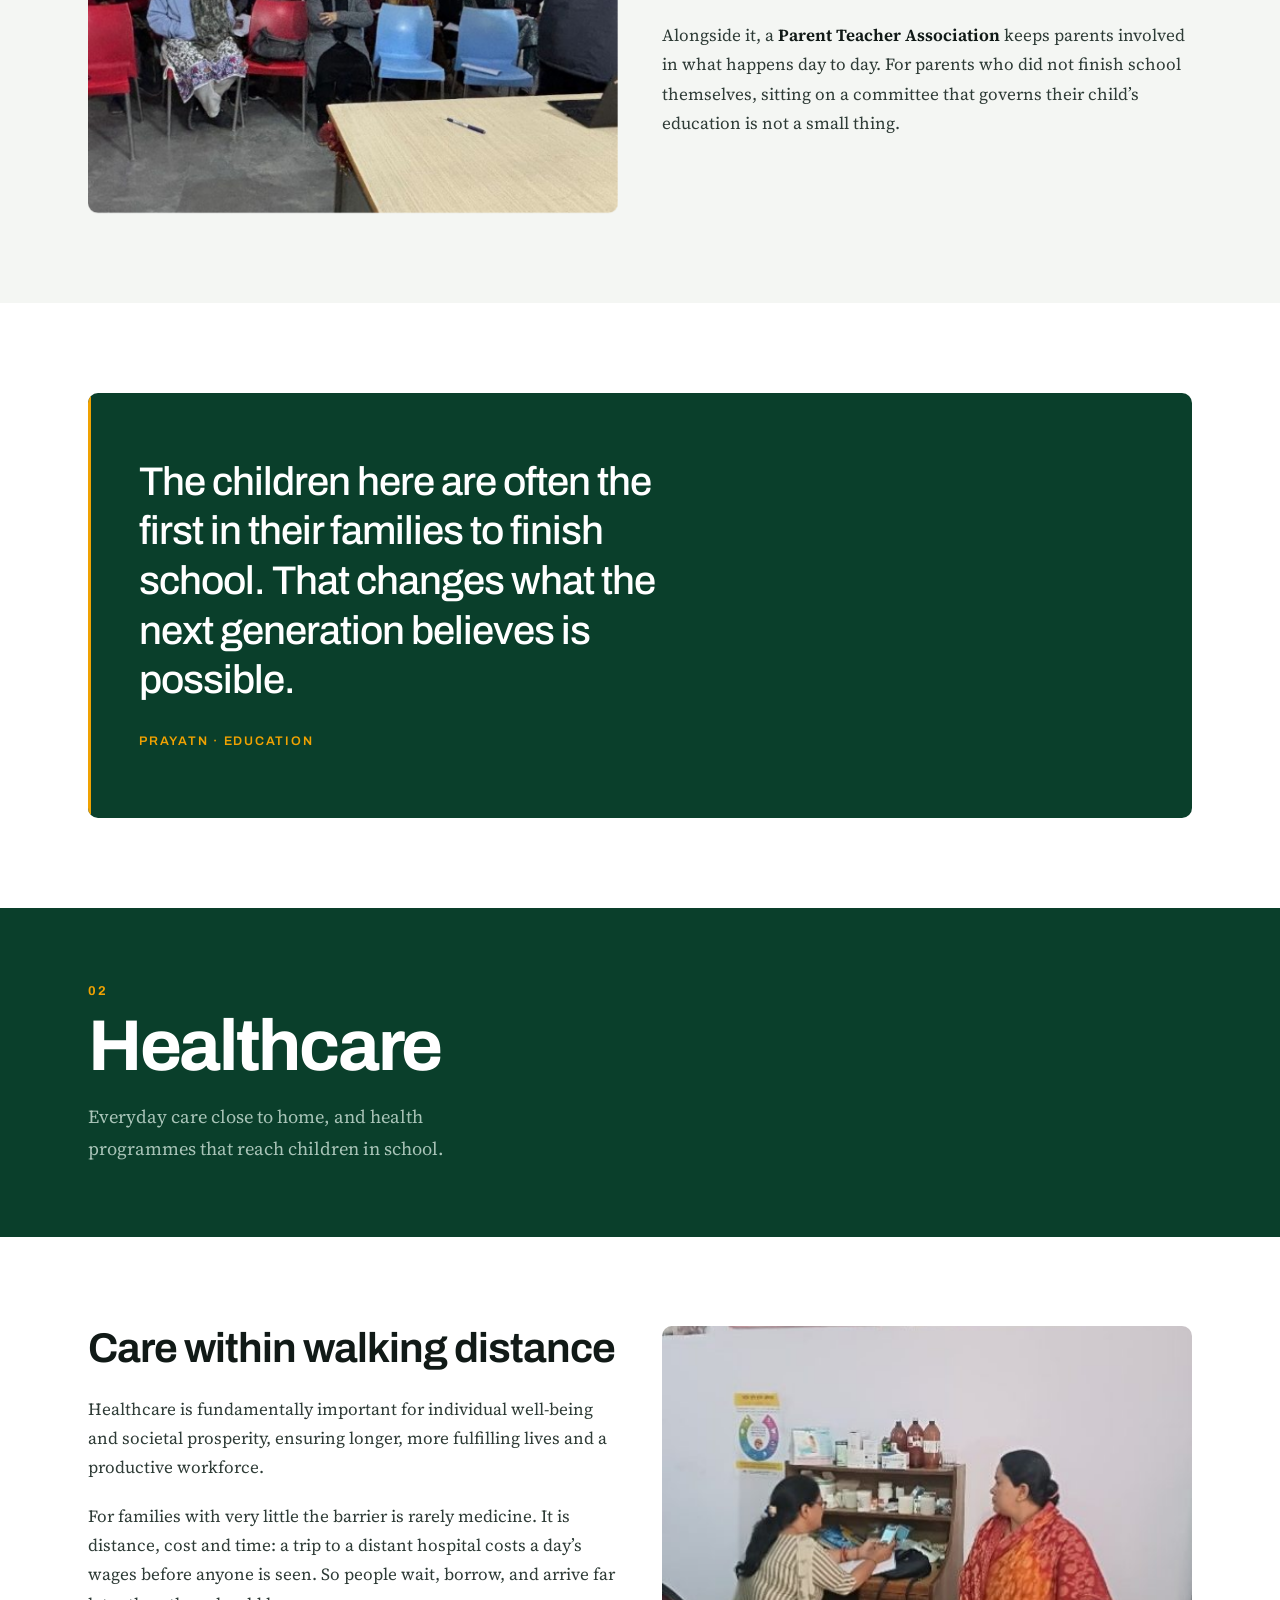
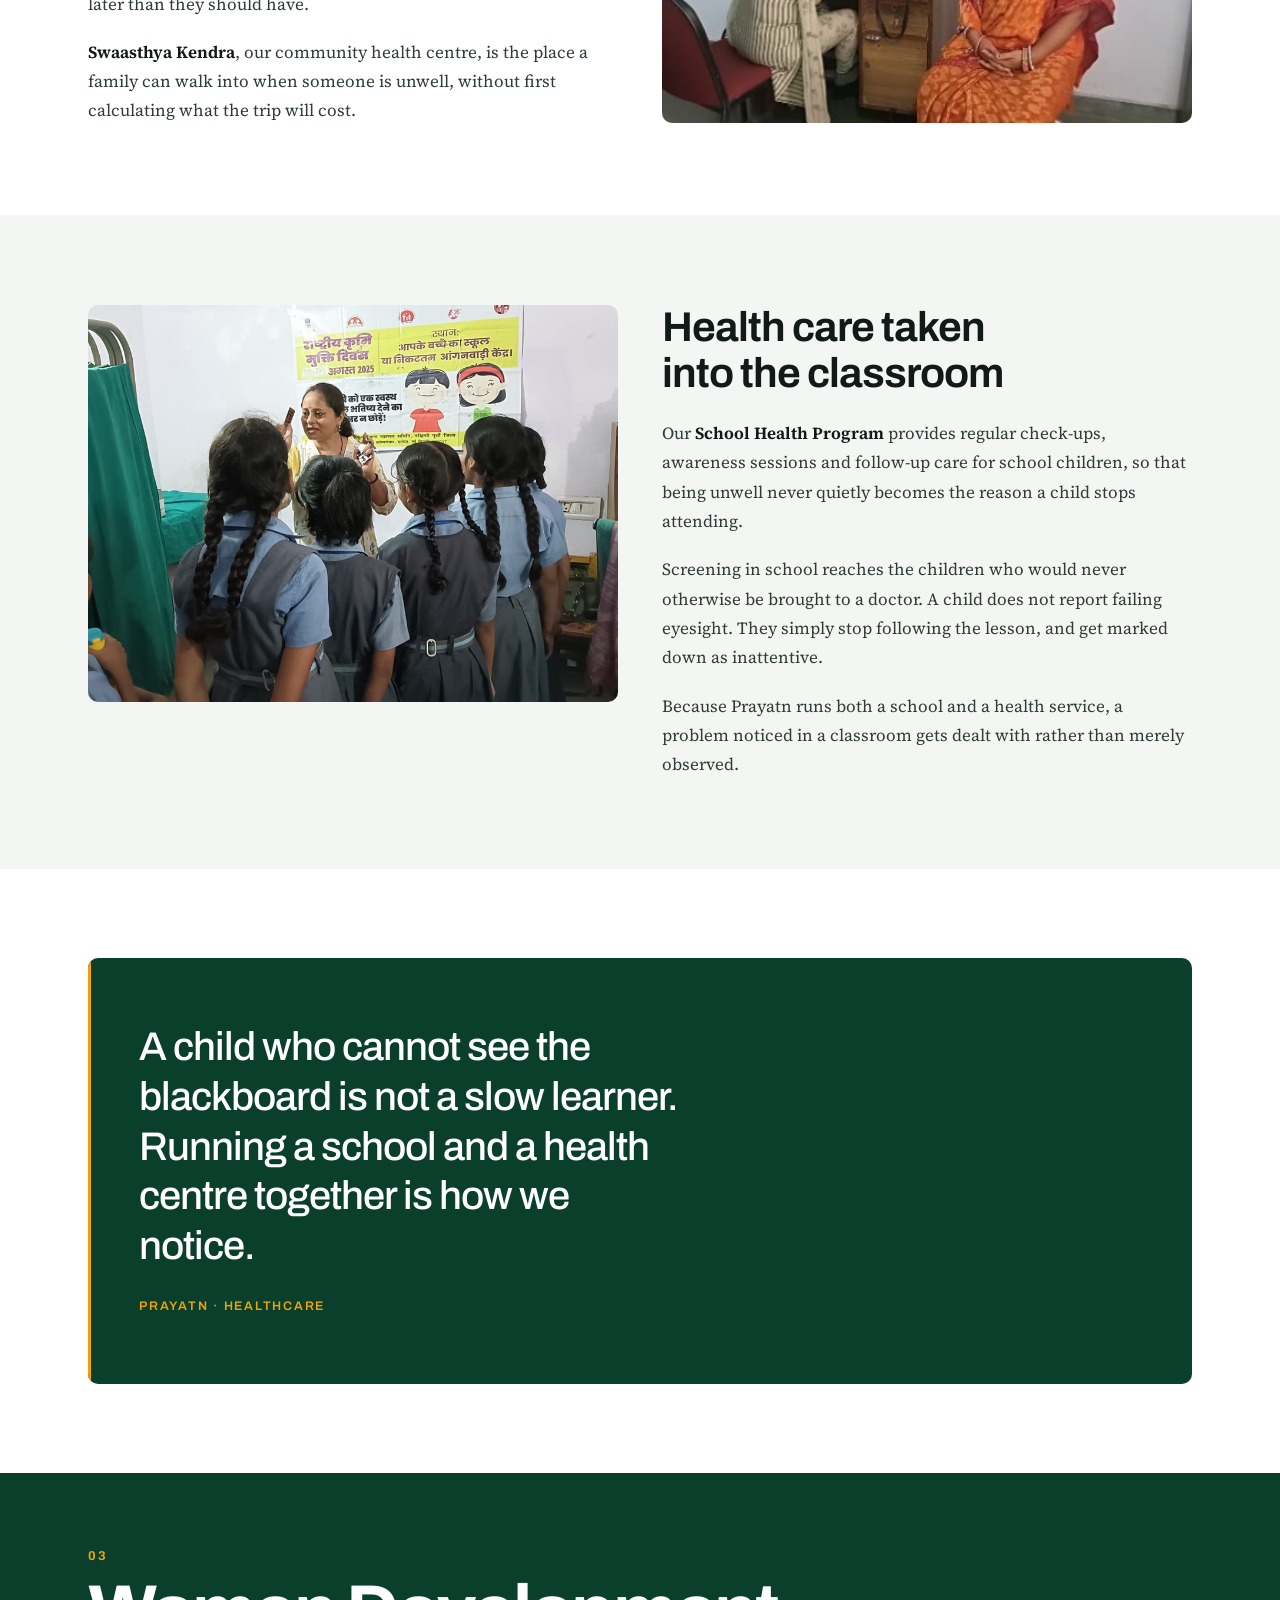
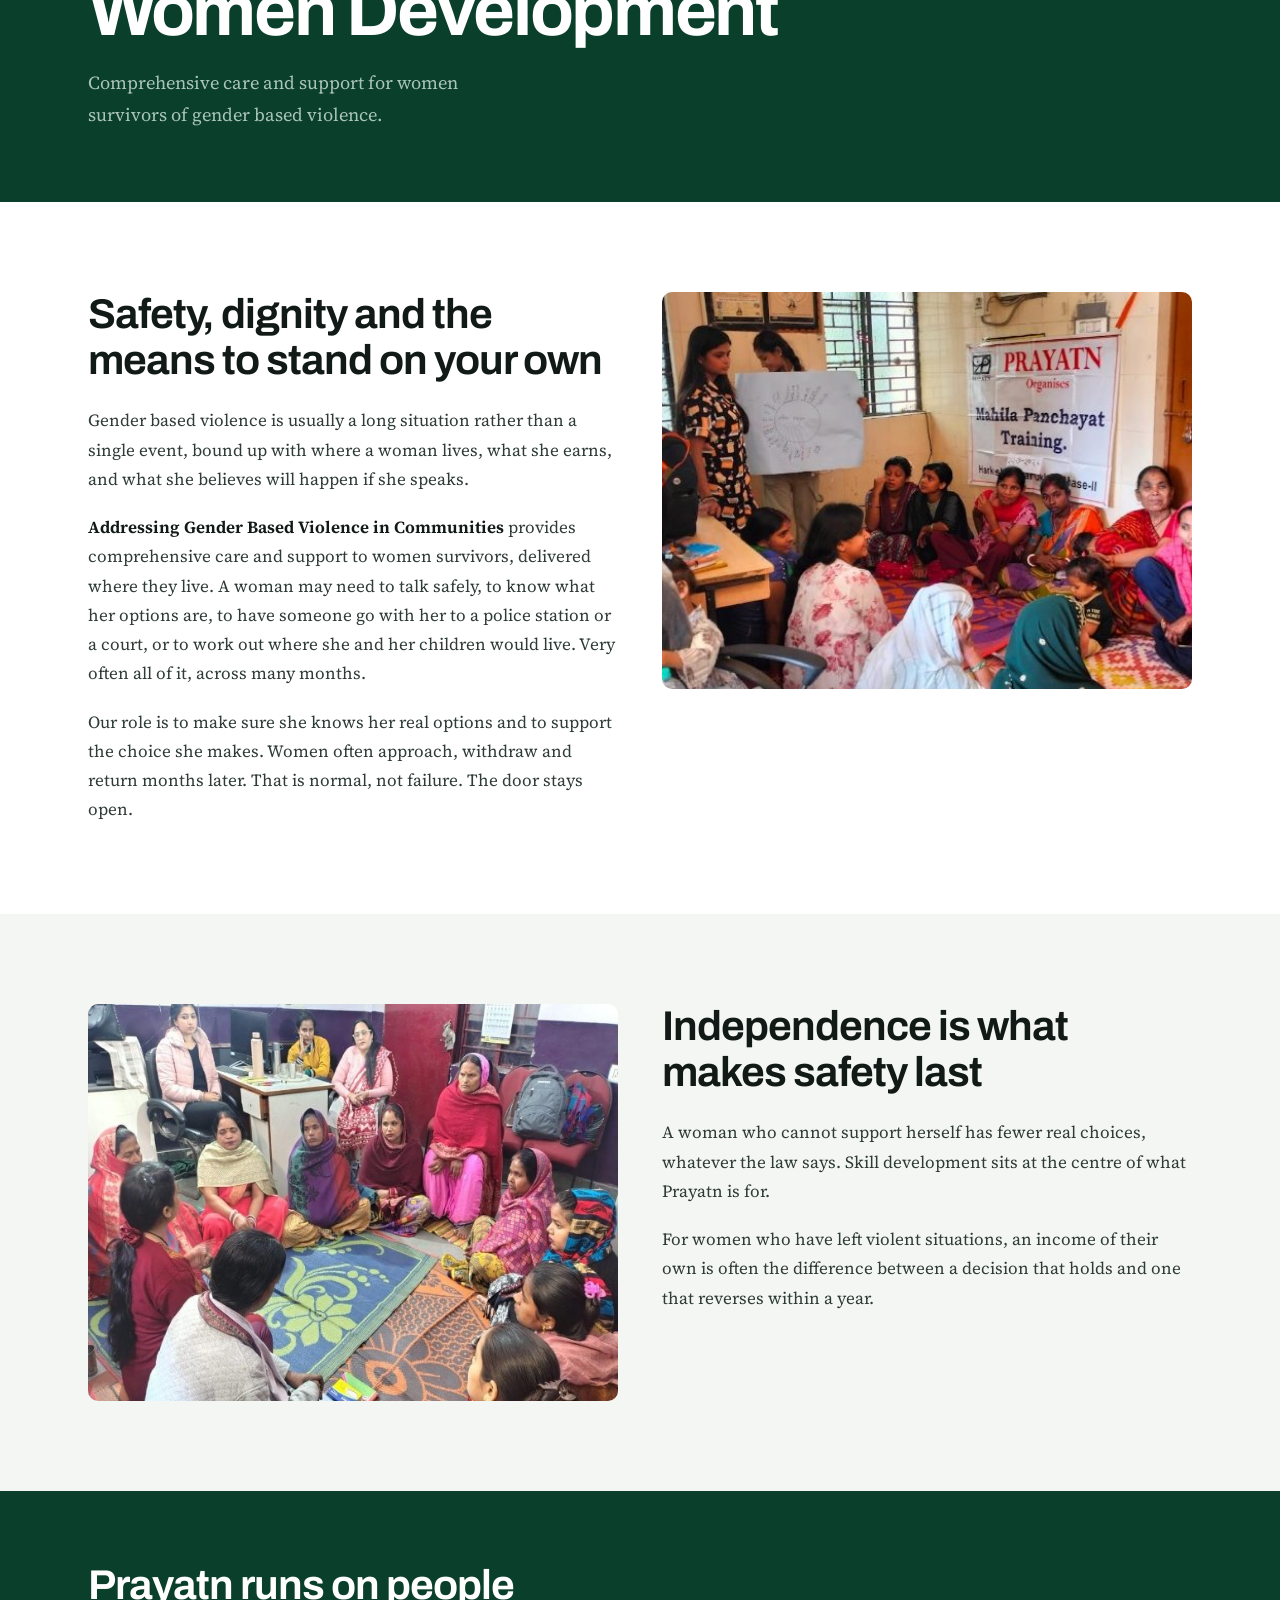
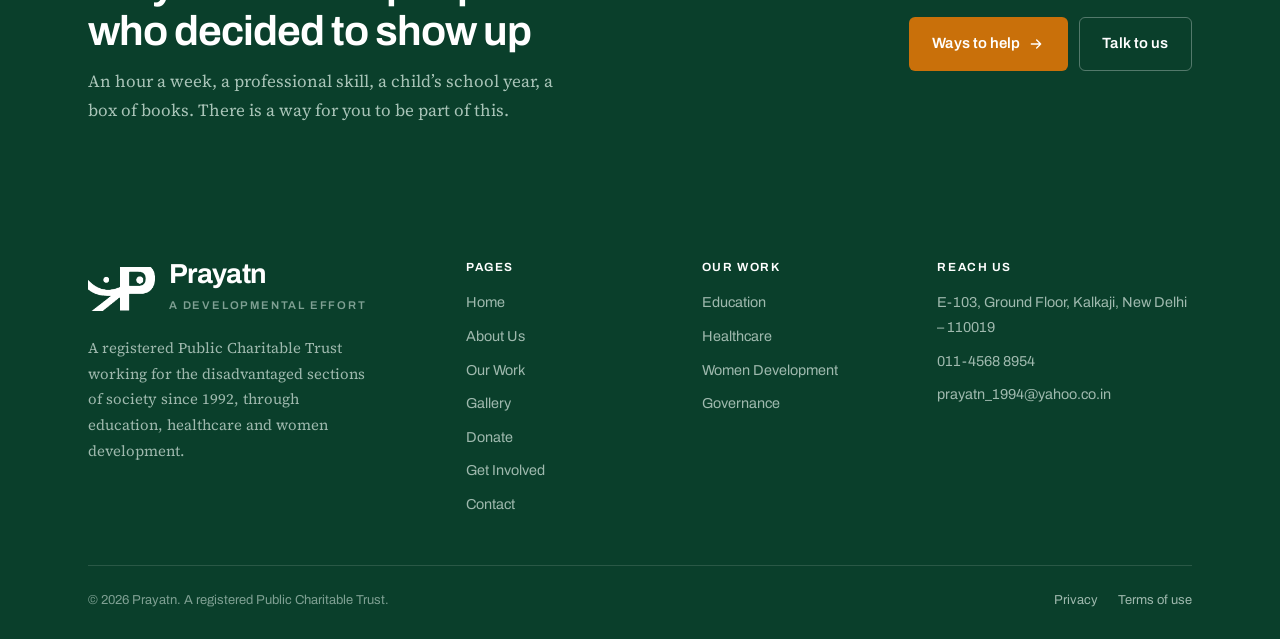
<file: our-work.html>
<!DOCTYPE html>
<html lang="en">
<head>
<meta charset="utf-8">
<meta name="viewport" content="width=device-width, initial-scale=1">
<title>Our Work: Prayatn</title>
<meta name="description" content="Prayatn's work in Kalkaji, New Delhi: Seth Vidyalaya and scholarships, the Swaasthya Kendra health centre and School Health Program, and support for women survivors of violence.">
<meta name="theme-color" content="#0A3F2B">
<link rel="canonical" href="https://www.prayatnonline.org/our-work.html">
<meta property="og:type" content="website">
<meta property="og:title" content="Our Work: Prayatn">
<meta property="og:description" content="Prayatn's work in Kalkaji, New Delhi: Seth Vidyalaya and scholarships, the Swaasthya Kendra health centre and School Health Program, and support for women survivors of violence.">
<meta property="og:url" content="https://www.prayatnonline.org/our-work.html">
<meta property="og:site_name" content="Prayatn">
<meta name="twitter:card" content="summary_large_image">
<link rel="icon" href="assets/img/favicon.png" type="image/png">
<link rel="apple-touch-icon" href="assets/img/favicon.png">
<link rel="preconnect" href="https://fonts.googleapis.com">
<link rel="preconnect" href="https://fonts.gstatic.com" crossorigin>
<link href="https://fonts.googleapis.com/css2?family=Archivo:wght@400;500;600;700&family=Source+Serif+4:ital,opsz,wght@0,8..60,400..600;1,8..60,400&display=swap" rel="stylesheet">
<link rel="stylesheet" href="assets/css/style.css">
<script>
(function (d) {
  var r = d.documentElement;
  r.classList.add('js-anim');
  /* Hiding content before the animation runs is only safe if something is
     guaranteed to un-hide it. If the behaviour script never arrives, a dropped
     connection, a blocked file, nothing would, and the page would stay a blank
     shell for good. So show everything after two seconds unless main.js has
     taken over by then, and tell it not to animate if that has happened. */
  setTimeout(function () {
    if (!window.Prayatn) { window.__prayatnFailsafe = true; r.classList.remove('js-anim'); }
  }, 2000);
})(document);
</script>
<noscript><style>.js-anim .anim, .js-anim .reveal-img { opacity: 1 !important; clip-path: none !important; }</style></noscript>
</head>
<body>
  <a class="skip-link" href="#main">Skip to content</a>
  <div class="utility">
    <div class="wrap utility__inner">
      <span class="utility__tag">A registered Public Charitable Trust &middot; Working since 1992</span>
      <span class="utility__set">
        <a class="utility__item" href="tel:+911145688954"><svg viewBox="0 0 24 24" fill="none" stroke="currentColor" stroke-width="2" stroke-linecap="round" stroke-linejoin="round" aria-hidden="true"><path d="M22 16.9v3a2 2 0 0 1-2.2 2 19.8 19.8 0 0 1-8.6-3.1 19.5 19.5 0 0 1-6-6A19.8 19.8 0 0 1 2.1 4.2 2 2 0 0 1 4.1 2h3a2 2 0 0 1 2 1.7c.1 1 .4 1.9.7 2.8a2 2 0 0 1-.5 2.1L8.1 9.9a16 16 0 0 0 6 6l1.3-1.2a2 2 0 0 1 2.1-.5c.9.3 1.8.6 2.8.7a2 2 0 0 1 1.7 2z"/></svg> 011-4568 8954</a>
        <a class="utility__item" href="mailto:prayatn_1994@yahoo.co.in"><svg viewBox="0 0 24 24" fill="none" stroke="currentColor" stroke-width="2" stroke-linecap="round" stroke-linejoin="round" aria-hidden="true"><rect x="2" y="4" width="20" height="16" rx="2"/><path d="m2 7 10 6 10-6"/></svg> prayatn_1994@yahoo.co.in</a>
      </span>
    </div>
  </div>
  <header class="site-header">
    <div class="wrap header-inner">
      <a class="brand" href="index.html" aria-label="Prayatn, go to the home page">
        <img class="brand__mark" src="assets/img/logo.png" alt="" width="480" height="313">
        <span>
          <span class="brand__name">Prayatn</span>
          <span class="brand__sub">New Delhi &middot; Since 1992</span>
        </span>
      </a>
      <nav class="nav" id="primary-nav" aria-label="Main">
        <a class="nav__link" href="index.html">Home</a>
        <a class="nav__link" href="about.html">About Us</a>
        <a class="nav__link" href="our-work.html" aria-current="page">Our Work</a>
        <a class="nav__link" href="gallery.html">Gallery</a>
        <a class="nav__link" href="contact.html">Contact</a>
        <a class="btn btn--accent nav__cta" href="get-involved.html">Get Involved</a>
        <a class="btn btn--primary nav__cta" href="donate.html">Donate</a>
      </nav>
      <div class="header-cta">
        <a class="btn btn--accent" href="get-involved.html">Get Involved</a>
        <a class="btn btn--primary" href="donate.html">Donate</a>
        <button class="nav-toggle" type="button" aria-expanded="false" aria-controls="primary-nav" aria-label="Open menu">
          <span class="nav-toggle__bars" aria-hidden="true"><i></i><i></i><i></i></span>
        </button>
      </div>
    </div>
  </header>
  <button class="nav-backdrop" type="button" tabindex="-1" aria-hidden="true"></button>
  <div class="page-veil" aria-hidden="true"></div>
  <main id="main">
    <section class="page-head">
      <div class="wrap">
        <h1 class="anim" data-intro>Our work</h1>
        <p class="lede anim" data-intro>Education, healthcare and women&rsquo;s development: three areas, in one neighbourhood, since 1992.</p>
      </div>
    </section>
    <section class="worksection" id="education" style="scroll-margin-top:80px">
      <div class="wrap worksection__inner">
        <span class="worksection__num anim" data-group="education-head">01</span>
        <h2 class="worksection__title anim" data-group="education-head">Education</h2>
        <p class="worksection__standfirst anim" data-group="education-head">A school in the community, and support for students who would otherwise have to stop.</p>
      </div>
    </section>

    <section class="section">
      <div class="wrap">
      <div class="textpic">
        <div class="textpic__body anim" data-group="education">
          <h2>School is rarely a given</h2>
          <p>Fees, distance, a household that needs another pair of hands earning, a parent who never went to school: any one of these can end a child&rsquo;s education before it starts. None has anything to do with how capable the child is.</p>
          <p><strong>Seth Vidyalaya</strong> is our school in the middle of the community. Children learn, play and are prepared for the world beyond the classroom, many of them the first in their family to attend school at all.</p>
          <p>Our <strong>Scholarship Scheme for Meritorious Students</strong> exists for the moment families run out of resources: when a student is doing well but the next stage costs more than the household can carry.</p>
          <!-- TODO: add the classes taught, the number of children, school timings, how a
               family enrols a child, and who is eligible for a scholarship. -->
        </div>
        <figure class="textpic__media anim" data-group="education" style="margin:0">
          <img class="reveal-img" src="assets/img/school-1.jpg" alt="Schoolchildren holding up the paper craft they have made" width="1000" height="750" loading="lazy">
          <figcaption>Seth Vidyalaya, in the community it serves.</figcaption>
        </figure>
      </div>
      </div>
    </section>

    <section class="section section--stone">
      <div class="wrap">
      <div class="textpic textpic--flip">
        <div class="textpic__body anim" data-group="school">
          <h2>Parents help run the school</h2>
          <p>A fifteen-member <strong>School Management Committee</strong>: parents&rsquo; representatives, teachers, trustees and members from educational institutions, reviews the school&rsquo;s progress and develops its plan of action.</p>
          <p>Alongside it, a <strong>Parent Teacher Association</strong> keeps parents involved in what happens day to day. For parents who did not finish school themselves, sitting on a committee that governs their child&rsquo;s education is not a small thing.</p>
        </div>
        <figure class="textpic__media anim" data-group="school" style="margin:0">
          <img class="reveal-img" src="assets/img/school-2.jpg" alt="A meeting of parents and staff at Seth Vidyalaya" width="1000" height="750" loading="lazy">
        </figure>
      </div>
      </div>
    </section>

    <section class="section">
      <div class="wrap">
        <figure class="quoteblock anim" data-group="quote" style="margin:0">
          <blockquote>The children here are often the first in their families to finish school. That changes what the next generation believes is possible.</blockquote>
          <cite>Prayatn &middot; education</cite>
        </figure>
      </div>
    </section>

    <section class="worksection" id="healthcare" style="scroll-margin-top:80px">
      <div class="wrap worksection__inner">
        <span class="worksection__num anim" data-group="healthcare-head">02</span>
        <h2 class="worksection__title anim" data-group="healthcare-head">Healthcare</h2>
        <p class="worksection__standfirst anim" data-group="healthcare-head">Everyday care close to home, and health programmes that reach children in school.</p>
      </div>
    </section>

    <section class="section">
      <div class="wrap">
      <div class="textpic">
        <div class="textpic__body anim" data-group="healthcare">
          <h2>Care within walking distance</h2>
          <p>Healthcare is fundamentally important for individual well-being and societal prosperity, ensuring longer, more fulfilling lives and a productive workforce.</p>
          <p>For families with very little the barrier is rarely medicine. It is distance, cost and time: a trip to a distant hospital costs a day&rsquo;s wages before anyone is seen. So people wait, borrow, and arrive far later than they should have.</p>
          <p><strong>Swaasthya Kendra</strong>, our community health centre, is the place a family can walk into when someone is unwell, without first calculating what the trip will cost.</p>
          <!-- TODO: add the centre's opening hours, which days a doctor is available, the
               services offered, and whether there is a fee. -->
        </div>
        <figure class="textpic__media anim" data-group="healthcare" style="margin:0">
          <img class="reveal-img" src="assets/img/clinic-1.jpg" alt="A woman being seen by staff at the Prayatn health clinic" width="1000" height="750" loading="lazy">
        </figure>
      </div>
      </div>
    </section>

    <section class="section section--stone">
      <div class="wrap">
      <div class="textpic textpic--flip">
        <div class="textpic__body anim" data-group="schoolhealth">
          <h2>Health care taken into the classroom</h2>
          <p>Our <strong>School Health Program</strong> provides regular check-ups, awareness sessions and follow-up care for school children, so that being unwell never quietly becomes the reason a child stops attending.</p>
          <p>Screening in school reaches the children who would never otherwise be brought to a doctor. A child does not report failing eyesight. They simply stop following the lesson, and get marked down as inattentive.</p>
          <p>Because Prayatn runs both a school and a health service, a problem noticed in a classroom gets dealt with rather than merely observed.</p>
        </div>
        <figure class="textpic__media anim" data-group="schoolhealth" style="margin:0">
          <img class="reveal-img" src="assets/img/clinic-2.jpg" alt="A school health awareness session, run in the classroom" width="1000" height="750" loading="lazy">
        </figure>
      </div>
      </div>
    </section>

    <section class="section">
      <div class="wrap">
        <figure class="quoteblock anim" data-group="quote" style="margin:0">
          <blockquote>A child who cannot see the blackboard is not a slow learner. Running a school and a health centre together is how we notice.</blockquote>
          <cite>Prayatn &middot; healthcare</cite>
        </figure>
      </div>
    </section>

    <section class="worksection" id="women" style="scroll-margin-top:80px">
      <div class="wrap worksection__inner">
        <span class="worksection__num anim" data-group="women-head">03</span>
        <h2 class="worksection__title anim" data-group="women-head">Women Development</h2>
        <p class="worksection__standfirst anim" data-group="women-head">Comprehensive care and support for women survivors of gender based violence.</p>
      </div>
    </section>

    <section class="section">
      <div class="wrap">
      <div class="textpic">
        <div class="textpic__body anim" data-group="women">
          <h2>Safety, dignity and the means to stand on your own</h2>
          <p>Gender based violence is usually a long situation rather than a single event, bound up with where a woman lives, what she earns, and what she believes will happen if she speaks.</p>
          <p><strong>Addressing Gender Based Violence in Communities</strong> provides comprehensive care and support to women survivors, delivered where they live. A woman may need to talk safely, to know what her options are, to have someone go with her to a police station or a court, or to work out where she and her children would live. Very often all of it, across many months.</p>
          <p>Our role is to make sure she knows her real options and to support the choice she makes. Women often approach, withdraw and return months later. That is normal, not failure. The door stays open.</p>
          <!-- TODO: this needs Prayatn's specifics before publishing, how a woman reaches
               this service, whether there is a phone number or drop-in time, what
               counselling is available, and your confidentiality policy. Anyone in danger
               reading this needs to know exactly what to do next. -->
        </div>
        <figure class="textpic__media anim" data-group="women" style="margin:0">
          <img class="reveal-img" src="assets/img/women-1.jpg" alt="A Mahila Panchayat training session in progress" width="1000" height="750" loading="lazy">
        </figure>
      </div>
      </div>
    </section>

    <section class="section section--stone">
      <div class="wrap">
      <div class="textpic textpic--flip">
        <div class="textpic__body anim" data-group="skills">
          <h2>Independence is what makes safety last</h2>
          <p>A woman who cannot support herself has fewer real choices, whatever the law says. Skill development sits at the centre of what Prayatn is for.</p>
          <p>For women who have left violent situations, an income of their own is often the difference between a decision that holds and one that reverses within a year.</p>
          <!-- TODO: describe Prayatn's vocational training, self-help groups or livelihood
               work, what is taught, who can join, and what women have gone on to do. -->
        </div>
        <figure class="textpic__media anim" data-group="skills" style="margin:0">
          <img class="reveal-img" src="assets/img/women-2.jpg" alt="Women seated together at a Prayatn community meeting" width="1000" height="750" loading="lazy">
        </figure>
      </div>
      </div>
    </section>

    <section class="cta">
      <div class="wrap cta__inner">
        <div class="anim" data-group="cta">
          <h2>Prayatn runs on people who decided to show up</h2>
          <p>An hour a week, a professional skill, a child&rsquo;s school year, a box of books. There is a way for you to be part of this.</p>
        </div>
        <div class="btn-row anim" data-group="cta">
          <a class="btn btn--accent" href="get-involved.html">Ways to help <svg viewBox="0 0 24 24" fill="none" stroke="currentColor" stroke-width="2" stroke-linecap="round" stroke-linejoin="round" aria-hidden="true"><path d="M5 12h14M13 6l6 6-6 6"/></svg></a>
          <a class="btn btn--onink" href="contact.html">Talk to us</a>
        </div>
      </div>
    </section>
  </main>
  <footer class="site-footer">
    <div class="wrap">
      <div class="footer-grid">
        <div class="footer-brand">
          <a class="brand" href="index.html">
            <img class="brand__mark" src="assets/img/logo.png" alt="" width="480" height="313">
            <span>
              <span class="brand__name">Prayatn</span>
              <span class="brand__sub">A developmental effort</span>
            </span>
          </a>
          <p>A registered Public Charitable Trust working for the disadvantaged sections of society since 1992, through education, healthcare and women development.</p>
        </div>
        <div class="footer-col">
          <h4>Pages</h4>
          <ul>
            <li><a href="index.html">Home</a></li>
            <li><a href="about.html">About Us</a></li>
            <li><a href="our-work.html">Our Work</a></li>
            <li><a href="gallery.html">Gallery</a></li>
            <li><a href="donate.html">Donate</a></li>
            <li><a href="get-involved.html">Get Involved</a></li>
            <li><a href="contact.html">Contact</a></li>
          </ul>
        </div>
        <div class="footer-col">
          <h4>Our work</h4>
          <ul>
            <li><a href="our-work.html#education">Education</a></li>
            <li><a href="our-work.html#healthcare">Healthcare</a></li>
            <li><a href="our-work.html#women">Women Development</a></li>
            <li><a href="about.html#governance">Governance</a></li>
          </ul>
        </div>
        <div class="footer-col">
          <h4>Reach us</h4>
          <ul>
            <li>E-103, Ground Floor, Kalkaji, New Delhi &ndash; 110019</li>
            <li><a href="tel:+911145688954">011-4568 8954</a></li>
            <li><a href="mailto:prayatn_1994@yahoo.co.in">prayatn_1994@yahoo.co.in</a></li>
          </ul>
        </div>
      </div>
      <div class="footer-bottom">
        <p>&copy; <span data-year>2026</span> Prayatn. A registered Public Charitable Trust.</p>
        <p class="footer-legal">
          <a href="privacy.html">Privacy</a>
          <a href="terms.html">Terms of use</a>
        </p>
      </div>
    </div>
  </footer>
  <script src="assets/js/vendor/motion.min.js"></script>
  <script src="assets/js/main.js" defer></script>
</body>
</html>
</file>
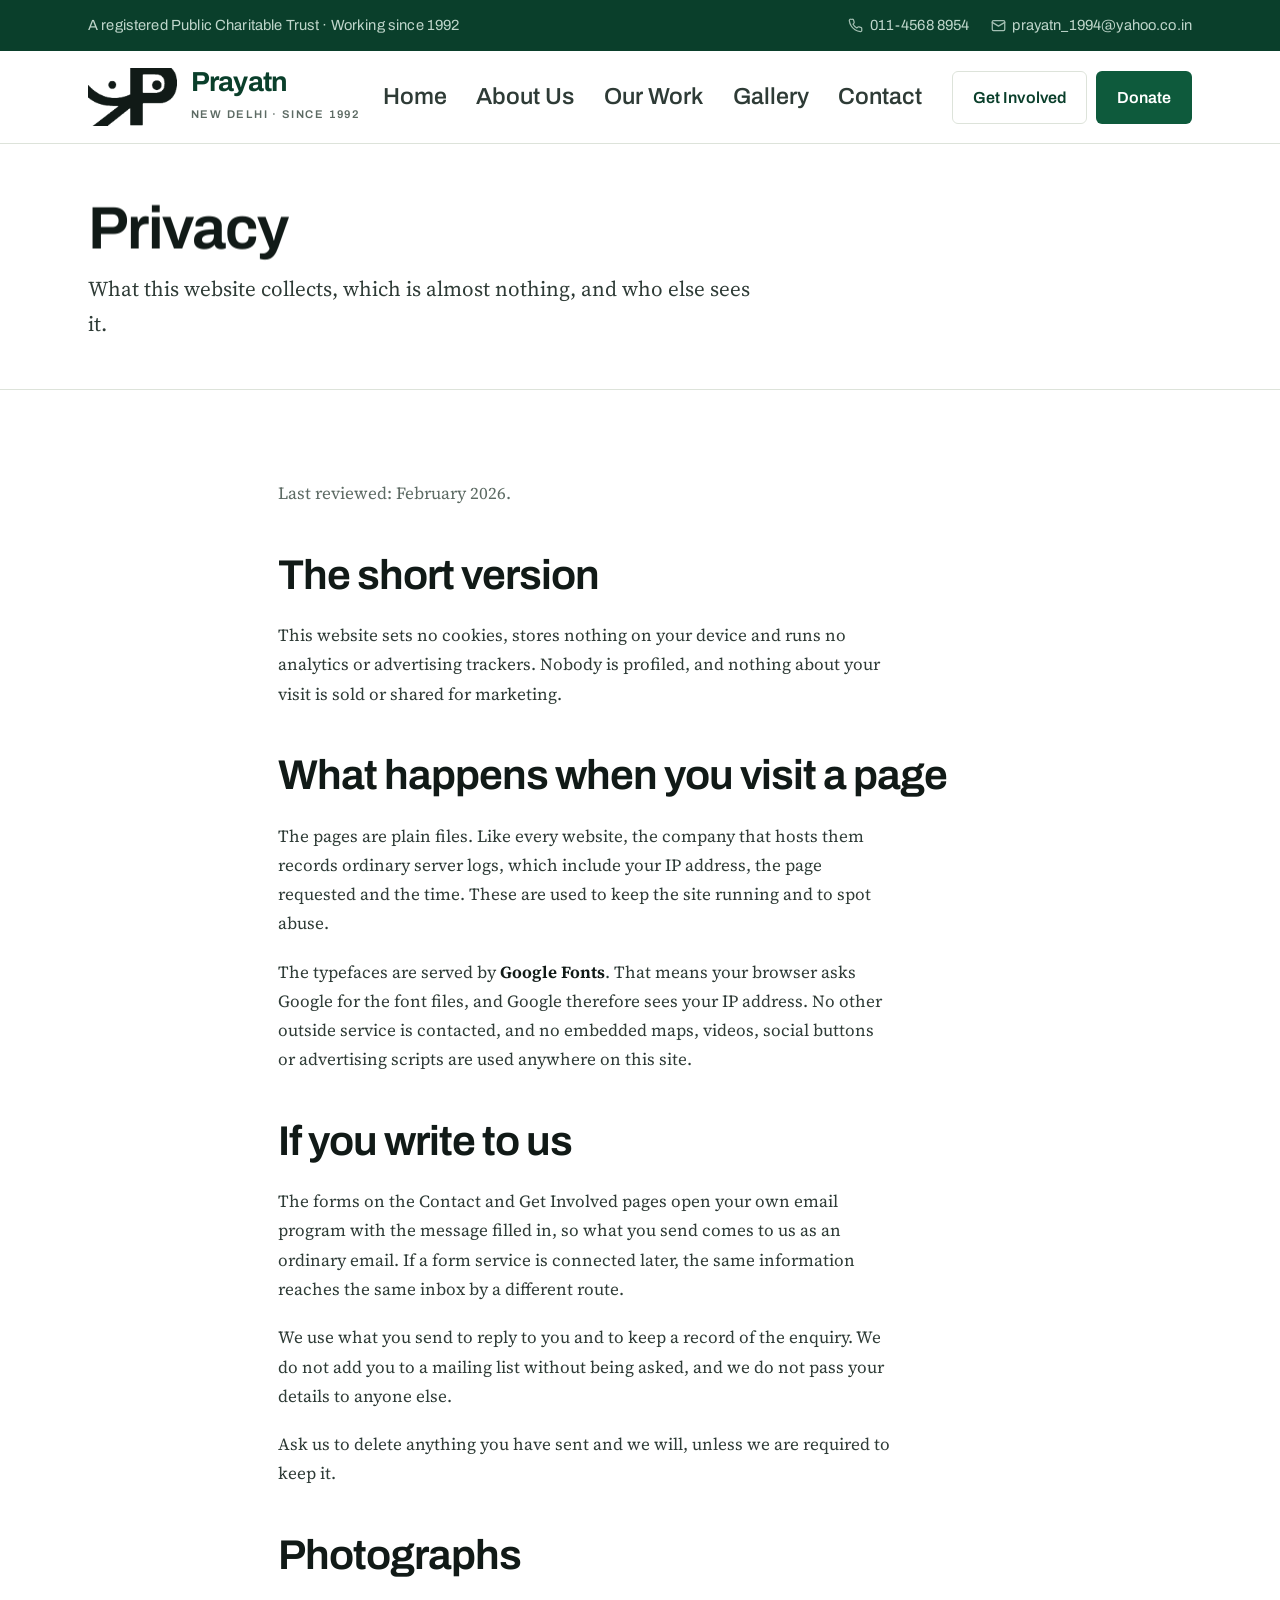
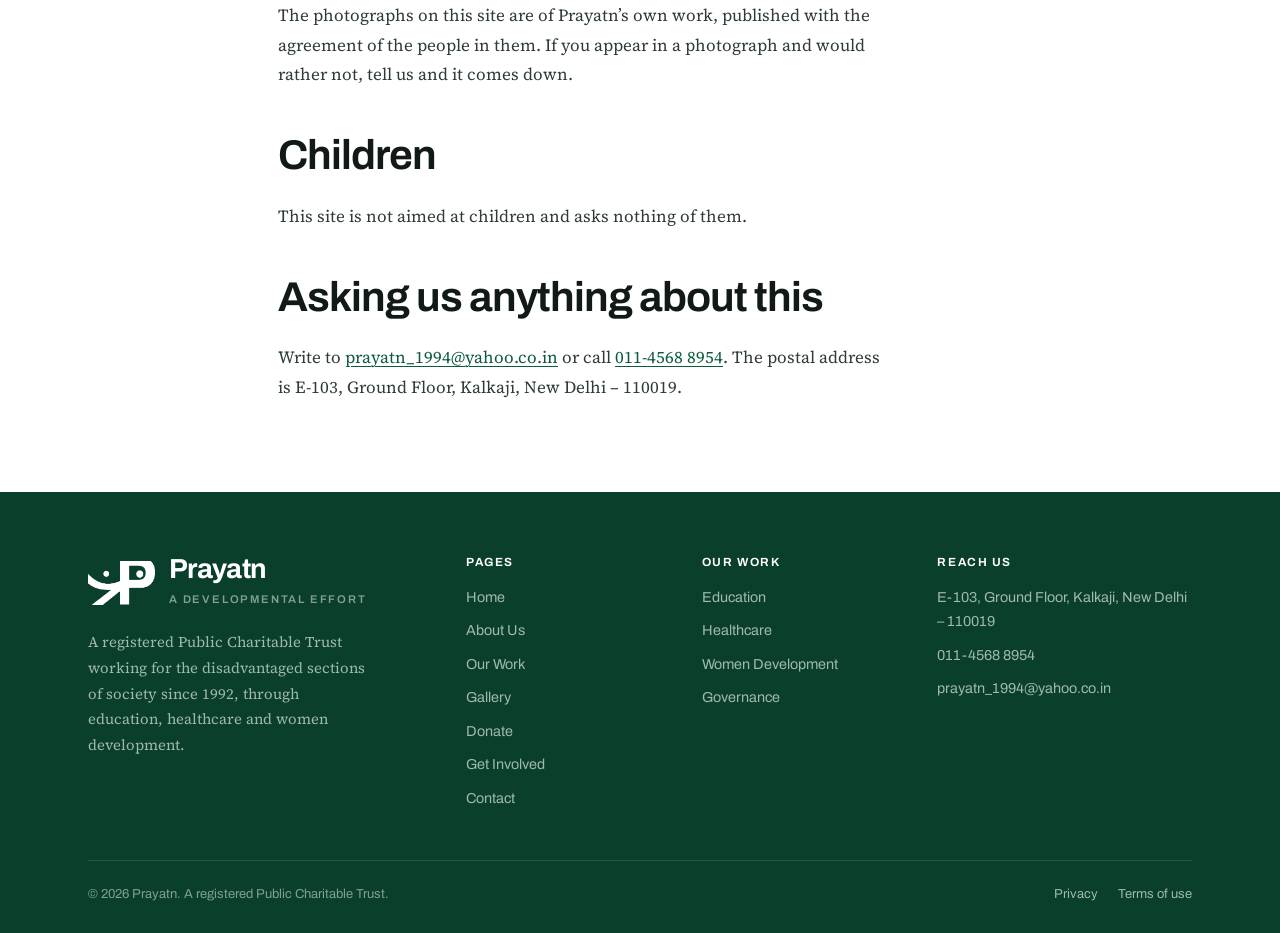
<file: privacy.html>
<!DOCTYPE html>
<html lang="en">
<head>
<meta charset="utf-8">
<meta name="viewport" content="width=device-width, initial-scale=1">
<title>Privacy - Prayatn</title>
<meta name="description" content="What the Prayatn website collects, which is almost nothing: no cookies, no analytics, no tracking.">
<meta name="theme-color" content="#0A3F2B">
<link rel="canonical" href="https://www.prayatnonline.org/privacy.html">
<meta property="og:type" content="website">
<meta property="og:title" content="Privacy - Prayatn">
<meta property="og:description" content="What the Prayatn website collects, which is almost nothing: no cookies, no analytics, no tracking.">
<meta property="og:url" content="https://www.prayatnonline.org/privacy.html">
<meta property="og:site_name" content="Prayatn">
<meta name="twitter:card" content="summary_large_image">
<link rel="icon" href="assets/img/favicon.png" type="image/png">
<link rel="apple-touch-icon" href="assets/img/favicon.png">
<link rel="preconnect" href="https://fonts.googleapis.com">
<link rel="preconnect" href="https://fonts.gstatic.com" crossorigin>
<link href="https://fonts.googleapis.com/css2?family=Archivo:wght@400;500;600;700&family=Source+Serif+4:ital,opsz,wght@0,8..60,400..600;1,8..60,400&display=swap" rel="stylesheet">
<link rel="stylesheet" href="assets/css/style.css">
<script>
(function (d) {
  var r = d.documentElement;
  r.classList.add('js-anim');
  /* Hiding content before the animation runs is only safe if something is
     guaranteed to un-hide it. If the behaviour script never arrives, a dropped
     connection, a blocked file, nothing would, and the page would stay a blank
     shell for good. So show everything after two seconds unless main.js has
     taken over by then, and tell it not to animate if that has happened. */
  setTimeout(function () {
    if (!window.Prayatn) { window.__prayatnFailsafe = true; r.classList.remove('js-anim'); }
  }, 2000);
})(document);
</script>
<noscript><style>.js-anim .anim, .js-anim .reveal-img { opacity: 1 !important; clip-path: none !important; }</style></noscript>
</head>
<body>
  <a class="skip-link" href="#main">Skip to content</a>
  <div class="utility">
    <div class="wrap utility__inner">
      <span class="utility__tag">A registered Public Charitable Trust &middot; Working since 1992</span>
      <span class="utility__set">
        <a class="utility__item" href="tel:+911145688954"><svg viewBox="0 0 24 24" fill="none" stroke="currentColor" stroke-width="2" stroke-linecap="round" stroke-linejoin="round" aria-hidden="true"><path d="M22 16.9v3a2 2 0 0 1-2.2 2 19.8 19.8 0 0 1-8.6-3.1 19.5 19.5 0 0 1-6-6A19.8 19.8 0 0 1 2.1 4.2 2 2 0 0 1 4.1 2h3a2 2 0 0 1 2 1.7c.1 1 .4 1.9.7 2.8a2 2 0 0 1-.5 2.1L8.1 9.9a16 16 0 0 0 6 6l1.3-1.2a2 2 0 0 1 2.1-.5c.9.3 1.8.6 2.8.7a2 2 0 0 1 1.7 2z"/></svg> 011-4568 8954</a>
        <a class="utility__item" href="mailto:prayatn_1994@yahoo.co.in"><svg viewBox="0 0 24 24" fill="none" stroke="currentColor" stroke-width="2" stroke-linecap="round" stroke-linejoin="round" aria-hidden="true"><rect x="2" y="4" width="20" height="16" rx="2"/><path d="m2 7 10 6 10-6"/></svg> prayatn_1994@yahoo.co.in</a>
      </span>
    </div>
  </div>
  <header class="site-header">
    <div class="wrap header-inner">
      <a class="brand" href="index.html" aria-label="Prayatn, go to the home page">
        <img class="brand__mark" src="assets/img/logo.png" alt="" width="480" height="313">
        <span>
          <span class="brand__name">Prayatn</span>
          <span class="brand__sub">New Delhi &middot; Since 1992</span>
        </span>
      </a>
      <nav class="nav" id="primary-nav" aria-label="Main">
        <a class="nav__link" href="index.html">Home</a>
        <a class="nav__link" href="about.html">About Us</a>
        <a class="nav__link" href="our-work.html">Our Work</a>
        <a class="nav__link" href="gallery.html">Gallery</a>
        <a class="nav__link" href="contact.html">Contact</a>
        <a class="btn btn--accent nav__cta" href="get-involved.html">Get Involved</a>
        <a class="btn btn--primary nav__cta" href="donate.html">Donate</a>
      </nav>
      <div class="header-cta">
        <a class="btn btn--accent" href="get-involved.html">Get Involved</a>
        <a class="btn btn--primary" href="donate.html">Donate</a>
        <button class="nav-toggle" type="button" aria-expanded="false" aria-controls="primary-nav" aria-label="Open menu">
          <span class="nav-toggle__bars" aria-hidden="true"><i></i><i></i><i></i></span>
        </button>
      </div>
    </div>
  </header>
  <button class="nav-backdrop" type="button" tabindex="-1" aria-hidden="true"></button>
  <div class="page-veil" aria-hidden="true"></div>
  <main id="main">
    <section class="page-head">
      <div class="wrap">
        <h1 class="anim" data-intro>Privacy</h1>
        <p class="lede anim" data-intro>What this website collects, which is almost nothing, and who else sees it.</p>
      </div>
    </section>
    <section class="section">
      <div class="wrap wrap--text prose">
        <p class="dek">Last reviewed: February 2026.</p>

        <h2>The short version</h2>
        <p>This website sets no cookies, stores nothing on your device and runs no analytics or advertising trackers. Nobody is profiled, and nothing about your visit is sold or shared for marketing.</p>

        <h2>What happens when you visit a page</h2>
        <p>The pages are plain files. Like every website, the company that hosts them records ordinary server logs, which include your IP address, the page requested and the time. These are used to keep the site running and to spot abuse.</p>
        <p>The typefaces are served by <strong>Google Fonts</strong>. That means your browser asks Google for the font files, and Google therefore sees your IP address. No other outside service is contacted, and no embedded maps, videos, social buttons or advertising scripts are used anywhere on this site.</p>

        <h2>If you write to us</h2>
        <p>The forms on the Contact and Get Involved pages open your own email program with the message filled in, so what you send comes to us as an ordinary email. If a form service is connected later, the same information reaches the same inbox by a different route.</p>
        <p>We use what you send to reply to you and to keep a record of the enquiry. We do not add you to a mailing list without being asked, and we do not pass your details to anyone else.</p>
        <p>Ask us to delete anything you have sent and we will, unless we are required to keep it.</p>

        <h2>Photographs</h2>
        <p>The photographs on this site are of Prayatn&rsquo;s own work, published with the agreement of the people in them. If you appear in a photograph and would rather not, tell us and it comes down.</p>

        <h2>Children</h2>
        <p>This site is not aimed at children and asks nothing of them.</p>

        <h2>Asking us anything about this</h2>
        <p>Write to <a href="mailto:prayatn_1994@yahoo.co.in">prayatn_1994@yahoo.co.in</a> or call <a href="tel:+911145688954">011-4568 8954</a>. The postal address is E-103, Ground Floor, Kalkaji, New Delhi &ndash; 110019.</p>
        <!-- TODO: if Prayatn appoints someone responsible for data protection
             questions, name them and give a direct address here. -->
      </div>
    </section>

  </main>
  <footer class="site-footer">
    <div class="wrap">
      <div class="footer-grid">
        <div class="footer-brand">
          <a class="brand" href="index.html">
            <img class="brand__mark" src="assets/img/logo.png" alt="" width="480" height="313">
            <span>
              <span class="brand__name">Prayatn</span>
              <span class="brand__sub">A developmental effort</span>
            </span>
          </a>
          <p>A registered Public Charitable Trust working for the disadvantaged sections of society since 1992, through education, healthcare and women development.</p>
        </div>
        <div class="footer-col">
          <h4>Pages</h4>
          <ul>
            <li><a href="index.html">Home</a></li>
            <li><a href="about.html">About Us</a></li>
            <li><a href="our-work.html">Our Work</a></li>
            <li><a href="gallery.html">Gallery</a></li>
            <li><a href="donate.html">Donate</a></li>
            <li><a href="get-involved.html">Get Involved</a></li>
            <li><a href="contact.html">Contact</a></li>
          </ul>
        </div>
        <div class="footer-col">
          <h4>Our work</h4>
          <ul>
            <li><a href="our-work.html#education">Education</a></li>
            <li><a href="our-work.html#healthcare">Healthcare</a></li>
            <li><a href="our-work.html#women">Women Development</a></li>
            <li><a href="about.html#governance">Governance</a></li>
          </ul>
        </div>
        <div class="footer-col">
          <h4>Reach us</h4>
          <ul>
            <li>E-103, Ground Floor, Kalkaji, New Delhi &ndash; 110019</li>
            <li><a href="tel:+911145688954">011-4568 8954</a></li>
            <li><a href="mailto:prayatn_1994@yahoo.co.in">prayatn_1994@yahoo.co.in</a></li>
          </ul>
        </div>
      </div>
      <div class="footer-bottom">
        <p>&copy; <span data-year>2026</span> Prayatn. A registered Public Charitable Trust.</p>
        <p class="footer-legal">
          <a href="privacy.html">Privacy</a>
          <a href="terms.html">Terms of use</a>
        </p>
      </div>
    </div>
  </footer>
  <script src="assets/js/vendor/motion.min.js"></script>
  <script src="assets/js/main.js" defer></script>
</body>
</html>
</file>
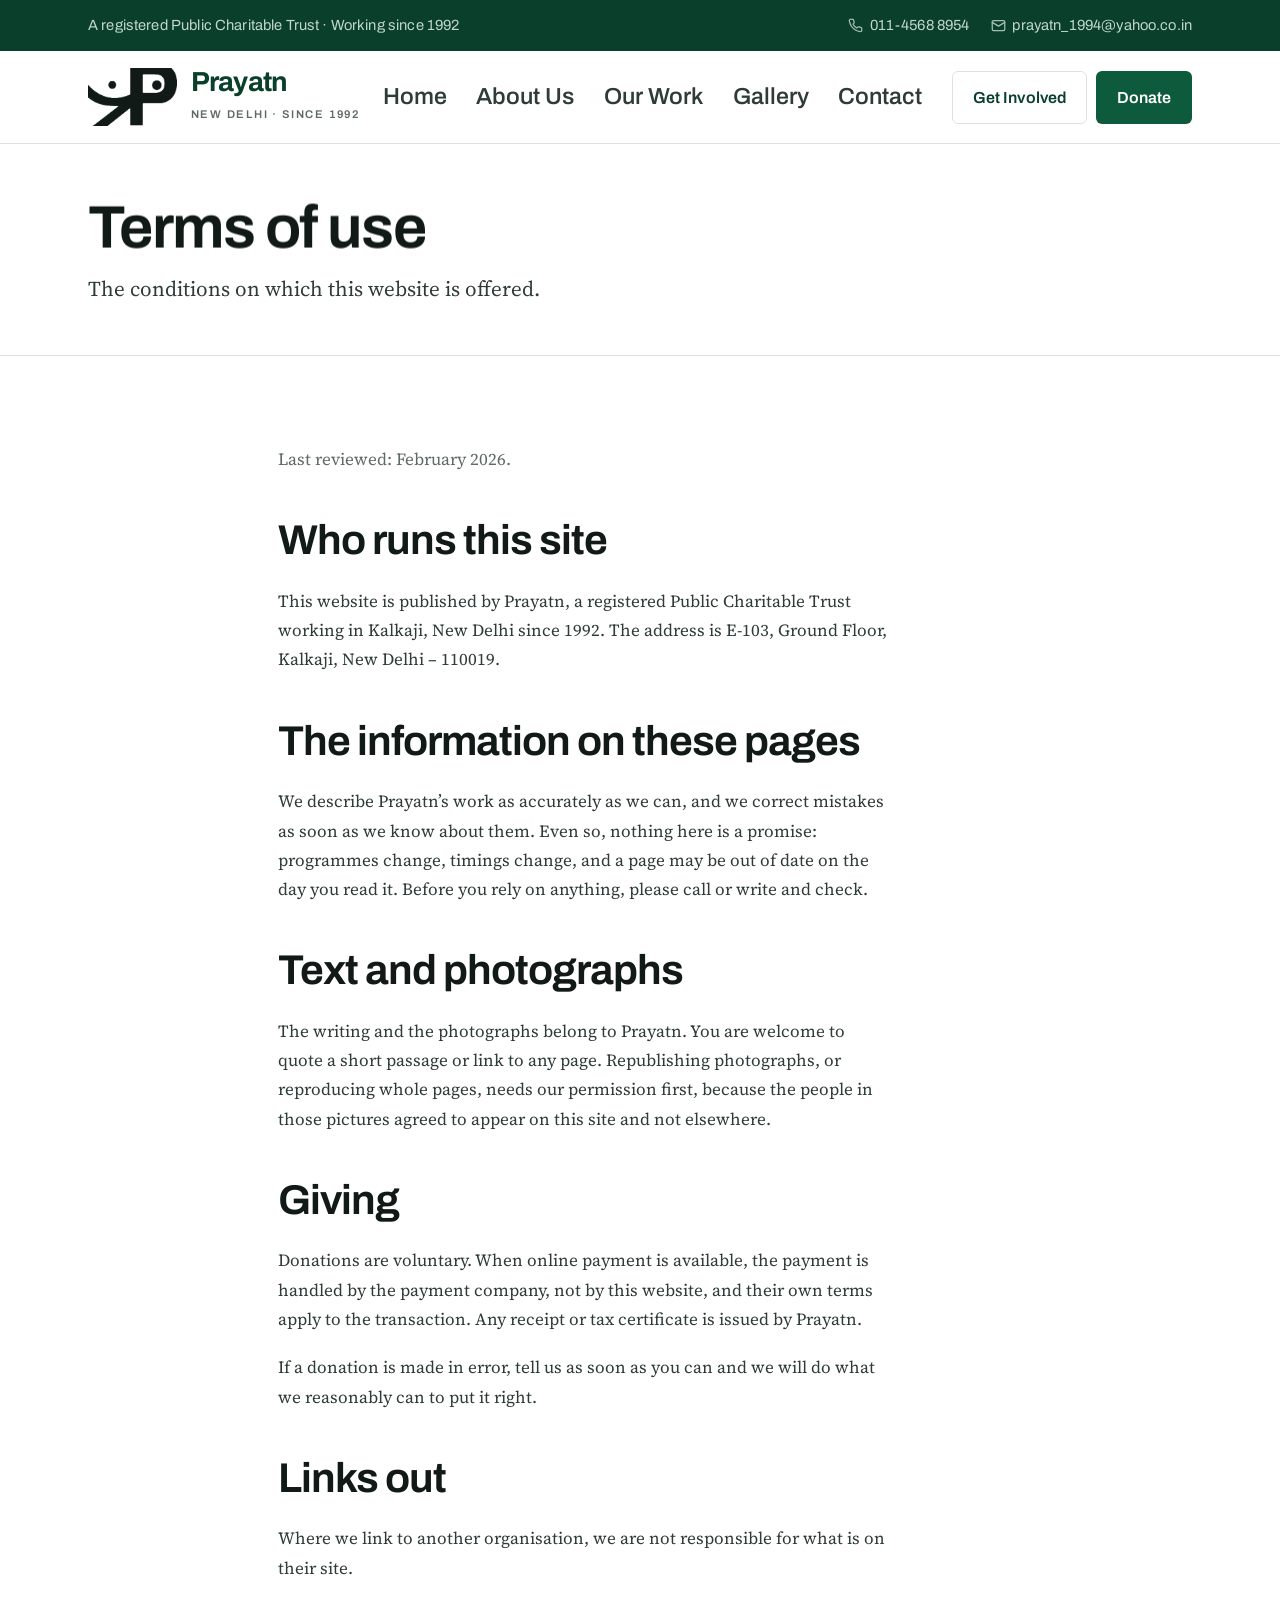
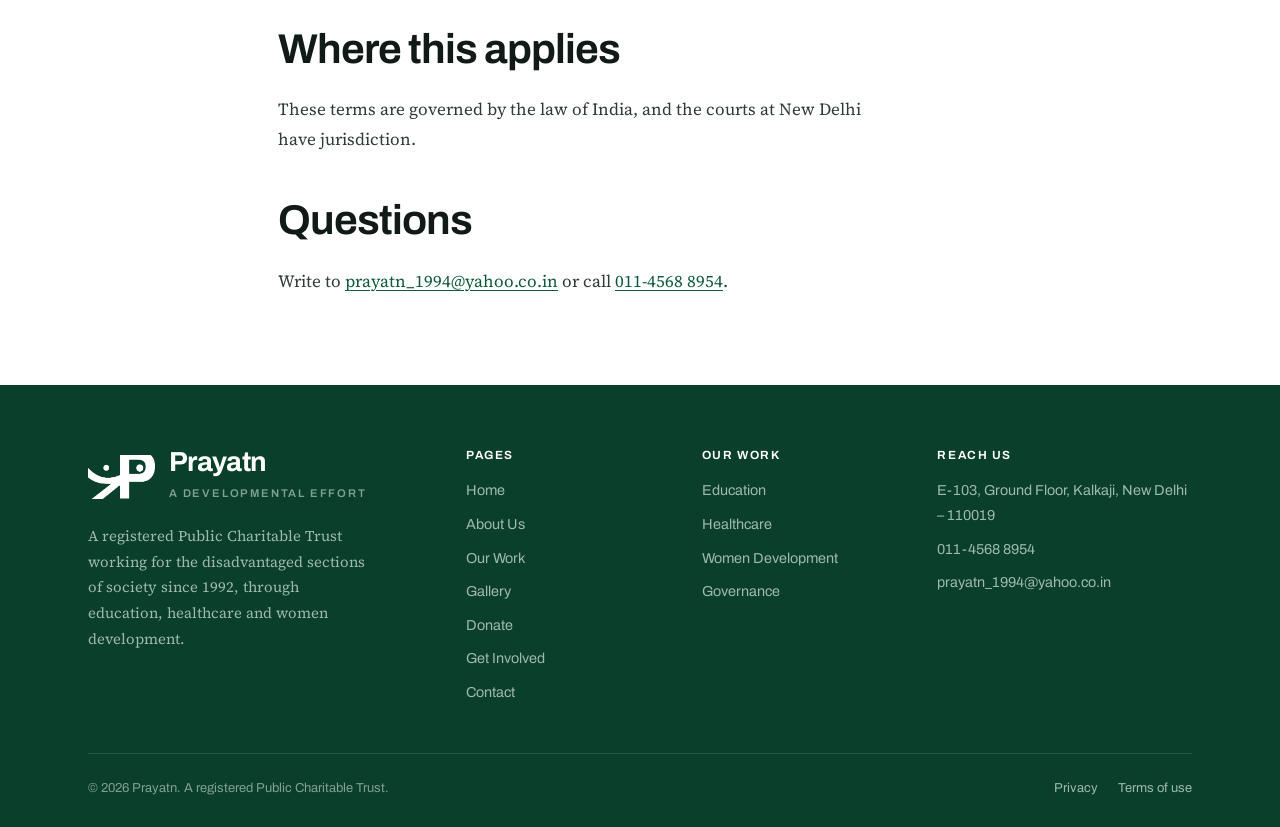
<file: terms.html>
<!DOCTYPE html>
<html lang="en">
<head>
<meta charset="utf-8">
<meta name="viewport" content="width=device-width, initial-scale=1">
<title>Terms of use - Prayatn</title>
<meta name="description" content="The conditions on which the Prayatn website is offered, and how to reach us about them.">
<meta name="theme-color" content="#0A3F2B">
<link rel="canonical" href="https://www.prayatnonline.org/terms.html">
<meta property="og:type" content="website">
<meta property="og:title" content="Terms of use - Prayatn">
<meta property="og:description" content="The conditions on which the Prayatn website is offered, and how to reach us about them.">
<meta property="og:url" content="https://www.prayatnonline.org/terms.html">
<meta property="og:site_name" content="Prayatn">
<meta name="twitter:card" content="summary_large_image">
<link rel="icon" href="assets/img/favicon.png" type="image/png">
<link rel="apple-touch-icon" href="assets/img/favicon.png">
<link rel="preconnect" href="https://fonts.googleapis.com">
<link rel="preconnect" href="https://fonts.gstatic.com" crossorigin>
<link href="https://fonts.googleapis.com/css2?family=Archivo:wght@400;500;600;700&family=Source+Serif+4:ital,opsz,wght@0,8..60,400..600;1,8..60,400&display=swap" rel="stylesheet">
<link rel="stylesheet" href="assets/css/style.css">
<script>
(function (d) {
  var r = d.documentElement;
  r.classList.add('js-anim');
  /* Hiding content before the animation runs is only safe if something is
     guaranteed to un-hide it. If the behaviour script never arrives, a dropped
     connection, a blocked file, nothing would, and the page would stay a blank
     shell for good. So show everything after two seconds unless main.js has
     taken over by then, and tell it not to animate if that has happened. */
  setTimeout(function () {
    if (!window.Prayatn) { window.__prayatnFailsafe = true; r.classList.remove('js-anim'); }
  }, 2000);
})(document);
</script>
<noscript><style>.js-anim .anim, .js-anim .reveal-img { opacity: 1 !important; clip-path: none !important; }</style></noscript>
</head>
<body>
  <a class="skip-link" href="#main">Skip to content</a>
  <div class="utility">
    <div class="wrap utility__inner">
      <span class="utility__tag">A registered Public Charitable Trust &middot; Working since 1992</span>
      <span class="utility__set">
        <a class="utility__item" href="tel:+911145688954"><svg viewBox="0 0 24 24" fill="none" stroke="currentColor" stroke-width="2" stroke-linecap="round" stroke-linejoin="round" aria-hidden="true"><path d="M22 16.9v3a2 2 0 0 1-2.2 2 19.8 19.8 0 0 1-8.6-3.1 19.5 19.5 0 0 1-6-6A19.8 19.8 0 0 1 2.1 4.2 2 2 0 0 1 4.1 2h3a2 2 0 0 1 2 1.7c.1 1 .4 1.9.7 2.8a2 2 0 0 1-.5 2.1L8.1 9.9a16 16 0 0 0 6 6l1.3-1.2a2 2 0 0 1 2.1-.5c.9.3 1.8.6 2.8.7a2 2 0 0 1 1.7 2z"/></svg> 011-4568 8954</a>
        <a class="utility__item" href="mailto:prayatn_1994@yahoo.co.in"><svg viewBox="0 0 24 24" fill="none" stroke="currentColor" stroke-width="2" stroke-linecap="round" stroke-linejoin="round" aria-hidden="true"><rect x="2" y="4" width="20" height="16" rx="2"/><path d="m2 7 10 6 10-6"/></svg> prayatn_1994@yahoo.co.in</a>
      </span>
    </div>
  </div>
  <header class="site-header">
    <div class="wrap header-inner">
      <a class="brand" href="index.html" aria-label="Prayatn, go to the home page">
        <img class="brand__mark" src="assets/img/logo.png" alt="" width="480" height="313">
        <span>
          <span class="brand__name">Prayatn</span>
          <span class="brand__sub">New Delhi &middot; Since 1992</span>
        </span>
      </a>
      <nav class="nav" id="primary-nav" aria-label="Main">
        <a class="nav__link" href="index.html">Home</a>
        <a class="nav__link" href="about.html">About Us</a>
        <a class="nav__link" href="our-work.html">Our Work</a>
        <a class="nav__link" href="gallery.html">Gallery</a>
        <a class="nav__link" href="contact.html">Contact</a>
        <a class="btn btn--accent nav__cta" href="get-involved.html">Get Involved</a>
        <a class="btn btn--primary nav__cta" href="donate.html">Donate</a>
      </nav>
      <div class="header-cta">
        <a class="btn btn--accent" href="get-involved.html">Get Involved</a>
        <a class="btn btn--primary" href="donate.html">Donate</a>
        <button class="nav-toggle" type="button" aria-expanded="false" aria-controls="primary-nav" aria-label="Open menu">
          <span class="nav-toggle__bars" aria-hidden="true"><i></i><i></i><i></i></span>
        </button>
      </div>
    </div>
  </header>
  <button class="nav-backdrop" type="button" tabindex="-1" aria-hidden="true"></button>
  <div class="page-veil" aria-hidden="true"></div>
  <main id="main">
    <section class="page-head">
      <div class="wrap">
        <h1 class="anim" data-intro>Terms of use</h1>
        <p class="lede anim" data-intro>The conditions on which this website is offered.</p>
      </div>
    </section>
    <section class="section">
      <div class="wrap wrap--text prose">
        <p class="dek">Last reviewed: February 2026.</p>

        <h2>Who runs this site</h2>
        <p>This website is published by Prayatn, a registered Public Charitable Trust working in Kalkaji, New Delhi since 1992. The address is E-103, Ground Floor, Kalkaji, New Delhi &ndash; 110019.</p>
        <!-- TODO: add the trust registration number and the date of registration
             here once they are to hand. Left out on purpose rather than guessed. -->

        <h2>The information on these pages</h2>
        <p>We describe Prayatn&rsquo;s work as accurately as we can, and we correct mistakes as soon as we know about them. Even so, nothing here is a promise: programmes change, timings change, and a page may be out of date on the day you read it. Before you rely on anything, please call or write and check.</p>

        <h2>Text and photographs</h2>
        <p>The writing and the photographs belong to Prayatn. You are welcome to quote a short passage or link to any page. Republishing photographs, or reproducing whole pages, needs our permission first, because the people in those pictures agreed to appear on this site and not elsewhere.</p>

        <h2>Giving</h2>
        <p>Donations are voluntary. When online payment is available, the payment is handled by the payment company, not by this website, and their own terms apply to the transaction. Any receipt or tax certificate is issued by Prayatn.</p>
        <p>If a donation is made in error, tell us as soon as you can and we will do what we reasonably can to put it right.</p>

        <h2>Links out</h2>
        <p>Where we link to another organisation, we are not responsible for what is on their site.</p>

        <h2>Where this applies</h2>
        <p>These terms are governed by the law of India, and the courts at New Delhi have jurisdiction.</p>

        <h2>Questions</h2>
        <p>Write to <a href="mailto:prayatn_1994@yahoo.co.in">prayatn_1994@yahoo.co.in</a> or call <a href="tel:+911145688954">011-4568 8954</a>.</p>
      </div>
    </section>

  </main>
  <footer class="site-footer">
    <div class="wrap">
      <div class="footer-grid">
        <div class="footer-brand">
          <a class="brand" href="index.html">
            <img class="brand__mark" src="assets/img/logo.png" alt="" width="480" height="313">
            <span>
              <span class="brand__name">Prayatn</span>
              <span class="brand__sub">A developmental effort</span>
            </span>
          </a>
          <p>A registered Public Charitable Trust working for the disadvantaged sections of society since 1992, through education, healthcare and women development.</p>
        </div>
        <div class="footer-col">
          <h4>Pages</h4>
          <ul>
            <li><a href="index.html">Home</a></li>
            <li><a href="about.html">About Us</a></li>
            <li><a href="our-work.html">Our Work</a></li>
            <li><a href="gallery.html">Gallery</a></li>
            <li><a href="donate.html">Donate</a></li>
            <li><a href="get-involved.html">Get Involved</a></li>
            <li><a href="contact.html">Contact</a></li>
          </ul>
        </div>
        <div class="footer-col">
          <h4>Our work</h4>
          <ul>
            <li><a href="our-work.html#education">Education</a></li>
            <li><a href="our-work.html#healthcare">Healthcare</a></li>
            <li><a href="our-work.html#women">Women Development</a></li>
            <li><a href="about.html#governance">Governance</a></li>
          </ul>
        </div>
        <div class="footer-col">
          <h4>Reach us</h4>
          <ul>
            <li>E-103, Ground Floor, Kalkaji, New Delhi &ndash; 110019</li>
            <li><a href="tel:+911145688954">011-4568 8954</a></li>
            <li><a href="mailto:prayatn_1994@yahoo.co.in">prayatn_1994@yahoo.co.in</a></li>
          </ul>
        </div>
      </div>
      <div class="footer-bottom">
        <p>&copy; <span data-year>2026</span> Prayatn. A registered Public Charitable Trust.</p>
        <p class="footer-legal">
          <a href="privacy.html">Privacy</a>
          <a href="terms.html">Terms of use</a>
        </p>
      </div>
    </div>
  </footer>
  <script src="assets/js/vendor/motion.min.js"></script>
  <script src="assets/js/main.js" defer></script>
</body>
</html>
</file>
<file: assets/css/style.css>
/* ==========================================================================
   Prayatn
   Type:   Archivo (headings, labels) + Source Serif 4 (reading text)
   Colour: deep green, saffron, cool stone neutrals
   ========================================================================== */

:root {
  /* neutrals — cool stone, biased very slightly green */
  --white:      #FFFFFF;
  --stone-50:   #F4F6F3;
  --stone-100:  #EAEEE8;
  --rule:       #DDE3DA;
  --rule-soft:  #EAEEE8;

  --ink:        #111A17;
  --ink-2:      #2E3B36;
  --muted:      #5D6B64;

  /* brand */
  --green-900:  #0A3F2B;
  --green-700:  #0E5A3C;
  --green-500:  #1A7A54;
  --green-50:   #E8F2ED;
  --saffron:    #C9700A;             /* text-safe */
  --saffron-bright: #F0A202;         /* graphic accents only */
  --saffron-50: #FBF0DC;

  --r-xs: 3px;  --r-sm: 6px;  --r-md: 10px;

  --display: "Archivo", ui-sans-serif, system-ui, -apple-system, "Segoe UI", Roboto, sans-serif;
  --body: "Source Serif 4", ui-serif, Georgia, "Times New Roman", serif;

  --wrap: 1200px;
  --gutter: clamp(1.15rem, 4vw, 3rem);
  --sp-section: clamp(3.5rem, 7vw, 6rem);

  --measure: 68ch;
}

*, *::before, *::after { box-sizing: border-box; }
html { -webkit-text-size-adjust: 100%; scroll-behavior: smooth; }
@media (prefers-reduced-motion: reduce) { html { scroll-behavior: auto; } }

body {
  margin: 0;
  background: var(--white);
  color: var(--ink-2);
  font-family: var(--body);
  font-size: 1.0625rem;
  line-height: 1.72;
  -webkit-font-smoothing: antialiased;
  display: flex; flex-direction: column; min-height: 100vh;
  overflow-x: hidden;
}
main { flex: 1; }

h1, h2, h3, h4, .display {
  font-family: var(--display);
  font-weight: 650;
  line-height: 1.1;
  letter-spacing: -0.021em;
  color: var(--ink);
  margin: 0 0 .55em;
  text-wrap: balance;
}
h1 { font-size: clamp(2.35rem, 5.2vw, 3.75rem); letter-spacing: -0.028em; }
h2 { font-size: clamp(1.8rem, 3.4vw, 2.6rem); letter-spacing: -0.024em; }
h3 { font-size: clamp(1.18rem, 1.8vw, 1.4rem); line-height: 1.25; }
h4 { font-size: 1.02rem; letter-spacing: -0.01em; }
p { margin: 0 0 1.2rem; }
p:last-child { margin-bottom: 0; }
a { color: var(--green-700); text-underline-offset: 3px; text-decoration-thickness: 1px; }
a:hover { color: var(--saffron); }
img, svg, iframe { max-width: 100%; display: block; }
ul, ol { margin: 0 0 1.2rem; padding-left: 1.2rem; }
li { margin-bottom: .5rem; }
li::marker { color: var(--saffron); }
strong { font-weight: 650; color: var(--ink); }

:focus-visible { outline: 2.5px solid var(--saffron); outline-offset: 3px; border-radius: 2px; }

.skip-link {
  position: absolute; left: -9999px; top: 0; z-index: 300;
  background: var(--green-900); color: #fff; padding: .8rem 1.2rem;
  font-family: var(--display); font-weight: 600; font-size: .9rem;
}
.skip-link:focus { left: 0; color: #fff; }

/* ---------- layout ---------- */
.wrap { width: 100%; max-width: var(--wrap); margin-inline: auto; padding-inline: var(--gutter); }
.wrap--text { max-width: 820px; }
.section { padding-block: var(--sp-section); }
.section--tight { padding-block: clamp(2.5rem, 5vw, 3.75rem); }
.section--stone { background: var(--stone-50); }
.section--ink { background: var(--green-900); color: #C8D8D0; }
.section--ink h2, .section--ink h3 { color: #fff; }
.section--ink .section-head p, .section--ink .lede { color: #A9C4B8; }
.section--ruled { border-top: 1px solid var(--rule); }

.grid { display: grid; gap: clamp(1.5rem, 3vw, 2.5rem); }
.grid--2 { grid-template-columns: repeat(auto-fit, minmax(min(100%, 340px), 1fr)); }
.grid--3 { grid-template-columns: repeat(auto-fit, minmax(min(100%, 280px), 1fr)); }

/* editorial two-column: sticky label left, content right */
.editorial { display: grid; gap: clamp(1.25rem, 3vw, 3.5rem); grid-template-columns: 1fr; }
@media (min-width: 900px) { .editorial { grid-template-columns: 230px 1fr; } .editorial__aside { position: sticky; top: 110px; align-self: start; } }
.editorial__aside .label { margin-bottom: .6rem; }
.editorial__aside p { font-size: .92rem; color: var(--muted); font-family: var(--display); }
.editorial__body > :first-child { margin-top: 0; }
.editorial__body p, .editorial__body ul, .editorial__body ol { max-width: var(--measure); }

/* ---------- typographic bits ---------- */
.label {
  display: block; font-family: var(--display); font-size: .74rem; font-weight: 650;
  letter-spacing: .13em; text-transform: uppercase; color: var(--saffron); margin-bottom: .9rem;
}
.section--ink .label { color: var(--saffron-bright); }
.lede { font-size: clamp(1.12rem, 1.9vw, 1.32rem); line-height: 1.62; color: var(--ink-2); max-width: 62ch; }
.dek { color: var(--muted); max-width: var(--measure); }
.rule { border: 0; border-top: 1px solid var(--rule); margin: 0; }

.section-head { margin-bottom: clamp(2rem, 4vw, 3rem); max-width: 680px; }
.section-head p { color: var(--muted); margin-bottom: 0; }

/* ---------- buttons ---------- */
.btn {
  display: inline-flex; align-items: center; justify-content: center; gap: .5rem;
  padding: .82rem 1.4rem; border-radius: var(--r-sm);
  font-family: var(--display); font-size: .93rem; font-weight: 600; letter-spacing: .005em;
  text-decoration: none; cursor: pointer; border: 1.5px solid transparent;
  transition: background-color .18s ease, color .18s ease, border-color .18s ease;
}
.btn svg { width: 16px; height: 16px; flex: none; }
.btn--primary { background: var(--green-700); color: #fff; }
.btn--primary:hover { background: var(--green-900); color: #fff; }
.btn--accent { background: var(--saffron); color: #fff; }
.btn--accent:hover { background: #A85B06; color: #fff; }
.btn--ghost { border-color: var(--rule); color: var(--ink); }
.btn--ghost:hover { border-color: var(--ink); color: var(--ink); background: var(--stone-50); }
.btn--onink { border-color: rgba(255,255,255,.3); color: #fff; }
.btn--onink:hover { background: rgba(255,255,255,.1); border-color: #fff; color: #fff; }
.btn-row { display: flex; flex-wrap: wrap; gap: .75rem; }

.arrow-link {
  font-family: var(--display); font-weight: 600; font-size: .93rem;
  text-decoration: none; display: inline-flex; align-items: center; gap: .4rem;
}
.arrow-link svg { width: 15px; height: 15px; }
.arrow-link:hover { text-decoration: underline; }

/* ---------- utility bar ---------- */
.utility {
  background: var(--green-900); color: #BFD6CB;
  font-family: var(--display); font-size: .92rem; letter-spacing: .01em;
}
.utility__inner { display: flex; flex-wrap: wrap; align-items: center; justify-content: space-between; gap: .4rem 1.75rem; padding-block: .8rem; }
.utility a { color: #BFD6CB; text-decoration: none; }
.utility a:hover { color: var(--saffron-bright); }
.utility__set { display: flex; flex-wrap: wrap; gap: .35rem 1.35rem; align-items: center; }
.utility__item { display: inline-flex; align-items: center; gap: .4rem; }
.utility__item svg { width: 15px; height: 15px; opacity: .85; }
@media (max-width: 620px) {
  .utility { font-size: .82rem; }
  .utility__inner { padding-block: .55rem; }
  .utility__tag { display: none; }
}

/* ---------- header ----------
   z-index order: header (130) > menu sheet (120) > backdrop (110). The toggle
   lives inside the header, so the header itself has to outrank the backdrop. */
.site-header {
  position: sticky; top: 0; z-index: 130; background: var(--white);
  border-bottom: 1px solid var(--rule);
}
.header-inner { display: flex; align-items: center; justify-content: space-between; gap: 1rem; min-height: 92px; }

.brand { display: inline-flex; align-items: center; gap: .85rem; text-decoration: none; color: var(--ink); }
.brand__mark {
  /* the registered mark is wider than it is tall, so height drives the size */
  height: 58px; width: auto; flex: none;
}
.site-header.is-condensed .brand__mark { height: 46px; }
/* the mark is dark ink; on the green footer it has to be reversed out to white */
.site-footer .brand__mark { height: 44px; filter: brightness(0) invert(1); }
.brand__name { font-family: var(--display); font-size: 1.72rem; font-weight: 700; line-height: 1; letter-spacing: -.025em; color: var(--green-900); }
.brand__sub { display: block; white-space: nowrap; font-family: var(--display); font-size: .7rem; font-weight: 600; letter-spacing: .16em; text-transform: uppercase; color: var(--muted); margin-top: .3rem; }

.nav { display: flex; align-items: center; gap: .15rem; }
.nav__link {
  position: relative; display: inline-flex; align-items: center; gap: .3rem;
  padding: .6rem .85rem; font-family: var(--display); font-size: 1.45rem; font-weight: 550;
  white-space: nowrap;   /* at this size "About Us" would otherwise break in two */
  color: var(--ink-2); text-decoration: none; background: none; border: 0; cursor: pointer;
  transition: color .16s ease;
}
.nav__link:hover { color: var(--green-700); }
.nav__link[aria-current="page"] { color: var(--green-700); font-weight: 650; }
.nav__link[aria-current="page"]::after {
  content: ""; position: absolute; left: .85rem; right: .85rem; bottom: -1px; height: 2px; background: var(--saffron);
}
.nav__chevron { width: 11px; height: 11px; opacity: .6; transition: transform .2s ease; }
.nav__item { position: relative; }
.nav__item.is-open .nav__chevron { transform: rotate(180deg); }

.nav__menu {
  position: absolute; top: calc(100% + 1px); left: -.35rem; min-width: 268px;
  background: var(--white); border: 1px solid var(--rule); border-radius: var(--r-sm);
  box-shadow: 0 12px 30px rgba(17,26,23,.1); padding: .4rem; margin: 0; list-style: none;
  opacity: 0; visibility: hidden; transform: translateY(-5px);
  transition: opacity .16s ease, transform .16s ease, visibility .16s;
}
.nav__item.is-open .nav__menu { opacity: 1; visibility: visible; transform: none; }
.nav__menu li { margin: 0; }
.nav__menu a {
  display: block; padding: .6rem .7rem; border-radius: var(--r-xs);
  font-family: var(--display); font-size: .92rem; font-weight: 550; color: var(--ink-2); text-decoration: none;
}
.nav__menu a:hover { background: var(--green-50); color: var(--green-900); }
.nav__menu small { display: block; font-family: var(--display); color: var(--muted); font-size: .77rem; font-weight: 400; margin-top: .12rem; }

.header-cta { display: inline-flex; gap: .55rem; align-items: center; }
/* Two solid buttons side by side fought each other, and the orange block was
   the loudest thing in the header. Donate stays solid as the single clear
   action; Get Involved sits quietly beside it as an outline. */
.header-cta > .btn { font-size: 1rem; padding: .72rem 1.25rem; white-space: nowrap; }
.header-cta > .btn--accent { background: none; color: var(--green-900); border-color: var(--rule); }
.header-cta > .btn--accent:hover { background: var(--stone-50); border-color: var(--green-900); color: var(--green-900); }
.nav-toggle {
  display: none; width: 44px; height: 44px; border-radius: var(--r-sm);
  border: 1px solid var(--rule); background: var(--white); cursor: pointer;
  align-items: center; justify-content: center; color: var(--ink);
}
.nav-toggle svg { width: 21px; height: 21px; }
.nav-toggle .icon-close { display: none; }
.nav-toggle[aria-expanded="true"] .icon-open { display: none; }
.nav-toggle[aria-expanded="true"] .icon-close { display: block; }
.nav__cta { display: none; }

@media (max-width: 1279px) {
  .nav-toggle { display: inline-flex; }
  .header-cta > .btn { display: none; }

  /* full-height sheet sliding in from the right */
  .nav {
    position: fixed; top: 0; right: 0; bottom: 0; width: min(88vw, 380px);
    display: flex; flex-direction: column; justify-content: center; gap: .15rem;
    background: var(--white); padding: 5.5rem var(--gutter) 2.5rem;
    overflow-y: auto; z-index: 120;
    box-shadow: -18px 0 50px rgba(17,26,23,.16);
    transform: translateX(100%);
    visibility: hidden;
  }
  .nav.is-open { visibility: visible; }
  .nav__link {
    width: 100%; padding: 1rem .1rem; font-size: 1.45rem; font-weight: 600;
    letter-spacing: -.02em; color: var(--ink); border-bottom: 1px solid var(--rule-soft);
  }
  .nav__link[aria-current="page"] { color: var(--green-700); }
  .nav__link[aria-current="page"]::after { left: .1rem; right: auto; width: 22px; bottom: .55rem; }
  .nav__cta { display: inline-flex; width: 100%; margin-top: 1.75rem; padding-block: 1rem; font-size: 1rem; }

  .nav-backdrop {
    position: fixed; inset: 0; background: rgba(10,32,24,.45); z-index: 110;
    opacity: 0; visibility: hidden; border: 0; padding: 0; cursor: pointer;
    -webkit-backdrop-filter: blur(2px); backdrop-filter: blur(2px);
  }
  .nav-backdrop.is-open { visibility: visible; }
  /* the sheet is a child of the header, so the toggle needs to outrank it
     inside that same stacking context or it cannot be tapped to close */
  .header-cta { position: relative; z-index: 125; }
}
@media (min-width: 981px) { .nav-backdrop { display: none; } }

/* ---------- hero ---------- */
/* The hero fills the window edge to edge, with the writing over the picture.
   The photograph is the background, so the text sits on a scrim dark enough
   to keep it legible whatever the picture behind it happens to be. */
.hero {
  position: relative; isolation: isolate;
  min-height: min(88vh, 780px);
  display: flex; align-items: flex-end;
  padding-block: clamp(4rem, 12vw, 8rem) clamp(2.25rem, 5vw, 3.5rem);
  background: var(--green-900);
  overflow: hidden;
}
.hero__media { position: absolute; inset: 0; z-index: -2; margin: 0; }
.hero__media img { width: 100%; height: 100%; object-fit: cover; object-position: 50% 38%; }
.hero::after {
  content: ""; position: absolute; inset: 0; z-index: -1; pointer-events: none;
  /* dark where the words are, close to clear where the photograph is */
  background:
    linear-gradient(to right, rgba(4,26,18,.93) 0%, rgba(4,26,18,.82) 30%, rgba(4,26,18,.3) 62%, rgba(4,26,18,.08) 100%),
    linear-gradient(to top, rgba(4,26,18,.55) 0%, transparent 34%);
}
.hero__inner { position: relative; max-width: min(var(--wrap), 100%); }
.hero .label { color: var(--saffron-bright); }
.hero h1 {
  color: #fff; margin-bottom: 1.1rem; max-width: 16ch;
  font-size: clamp(2.6rem, 6.4vw, 4.6rem); letter-spacing: -0.032em; line-height: 1.02;
  text-shadow: 0 2px 30px rgba(0,0,0,.35);
}
.hero h1 .hl { color: var(--saffron-bright); }
.hero__lede { color: rgba(255,255,255,.9); margin-bottom: 1.9rem; max-width: 54ch; }
.hero .btn--primary { background: var(--saffron); }
.hero .btn--primary:hover { background: #A85B06; }
.hero__caption {
  font-family: var(--display); font-size: .8rem; color: rgba(255,255,255,.72);
  margin-top: 2rem; padding-top: 1rem; border-top: 1px solid rgba(255,255,255,.18);
  display: flex; flex-wrap: wrap; gap: .15rem .5rem; align-items: baseline;
}
.hero__caption b { white-space: nowrap; color: #fff; font-weight: 600; }
@media (max-width: 900px) {
  /* narrow screens have no room beside the text, so darken the whole frame */
  .hero::after {
    background: linear-gradient(to top, rgba(4,26,18,.93) 0%, rgba(4,26,18,.8) 45%, rgba(4,26,18,.62) 100%);
  }
}
@media (max-width: 700px) {
  .hero { min-height: min(82vh, 620px); }
  .hero h1 { max-width: none; }
}

/* ==========================================================================
   Origin — the founding story, given the whole width so it reads as the
   turning point of the page rather than one more row of text and picture.
   ========================================================================== */
.origin {
  position: relative; isolation: isolate; overflow: hidden;
  background: var(--green-900);
  padding-block: clamp(3.5rem, 9vw, 7rem);
}
.origin__media { position: absolute; inset: 0; z-index: -2; }
.origin__media img { width: 100%; height: 100%; object-fit: cover; object-position: 50% 42%; }
.origin::after {
  content: ""; position: absolute; inset: 0; z-index: -1; pointer-events: none;
  background:
    linear-gradient(to right, rgba(6,32,22,.96) 0%, rgba(6,32,22,.88) 46%, rgba(6,32,22,.55) 100%),
    linear-gradient(to bottom, rgba(6,32,22,.5), rgba(6,32,22,.5));
}
.origin__inner { position: relative; }
.origin__panel { max-width: 60ch; color: rgba(255,255,255,.86); }
.origin__panel h2 { color: #fff; font-size: clamp(1.9rem, 3.8vw, 2.9rem); }
.origin__panel .label { color: var(--saffron-bright); }
.origin__year {
  font-family: var(--display); font-weight: 700; line-height: .9;
  font-size: clamp(4.5rem, 13vw, 9rem); letter-spacing: -.05em;
  margin: 0 0 .35rem; color: transparent;
  -webkit-text-stroke: 1.5px rgba(240,162,2,.75);
}
.origin__year span { display: block; }
.origin__note {
  margin-top: 1.6rem; padding-top: 1rem; border-top: 1px solid rgba(255,255,255,.2);
  font-family: var(--display); font-size: .87rem; color: rgba(255,255,255,.6);
}
@media (max-width: 700px) {
  .origin::after { background: linear-gradient(to bottom, rgba(6,32,22,.9), rgba(6,32,22,.95)); }
}

/* ==========================================================================
   Photo band — a full-width photograph with a single line over it, used to
   give the shorter pages something to look at between blocks of writing.
   ========================================================================== */
.photoband {
  position: relative; isolation: isolate; overflow: hidden;
  background: var(--green-900);
  min-height: clamp(240px, 34vw, 400px);
  display: flex; align-items: flex-end;
  padding-block: clamp(2rem, 5vw, 3.25rem);
}
.photoband__media { position: absolute; inset: 0; z-index: -2; }
.photoband__media img { width: 100%; height: 100%; object-fit: cover; object-position: 50% 42%; }
.photoband::after {
  content: ""; position: absolute; inset: 0; z-index: -1; pointer-events: none;
  background: linear-gradient(to top, rgba(6,32,22,.9) 0%, rgba(6,32,22,.45) 45%, rgba(6,32,22,.12) 100%);
}
.photoband__inner { position: relative; }
.photoband__line {
  margin: 0; color: #fff; max-width: 34ch;
  font-family: var(--display); font-weight: 650; letter-spacing: -.02em;
  font-size: clamp(1.35rem, 2.8vw, 2.1rem); line-height: 1.2;
  text-shadow: 0 1px 20px rgba(0,0,0,.4);
}

/* fact strip under hero */
.factstrip { background: var(--green-900); color: #C8D8D0; }
.factstrip__inner {
  display: grid; grid-template-columns: repeat(auto-fit, minmax(min(100%, 180px), 1fr));
  padding-block: clamp(2.25rem, 5vw, 3.5rem);
}
.fact { padding: .9rem 1.25rem; text-align: center; border-right: 1px solid rgba(255,255,255,.14); }
.fact:last-child { border-right: 0; }
@media (max-width: 640px) { .fact { border-right: 0; border-bottom: 1px solid rgba(255,255,255,.14); } .fact:last-child { border-bottom: 0; } }
.fact b {
  display: block; font-family: var(--display); font-size: clamp(2.6rem, 6vw, 4.1rem);
  font-weight: 700; letter-spacing: -.04em; color: var(--saffron-bright); line-height: 1;
  font-variant-numeric: tabular-nums;
}
.fact span {
  display: block; margin: .7rem auto 0; font-family: var(--display); font-size: .84rem;
  letter-spacing: .06em; text-transform: uppercase; color: rgba(255,255,255,.72); max-width: 20ch;
}

/* ---------- feature rows ---------- */
.feature { display: grid; gap: clamp(1.75rem, 4vw, 3.5rem); align-items: center; grid-template-columns: 1fr; }
@media (min-width: 900px) { .feature { grid-template-columns: 1fr 1fr; } .feature--flip .feature__media { order: 2; } }
.feature__media img { width: 100%; height: auto; aspect-ratio: 4/3; object-fit: cover; border-radius: var(--r-md); background: var(--stone-100); }
.feature__body p { max-width: var(--measure); }

/* ---------- work cards ---------- */
.workcard {
  display: flex; flex-direction: column; text-decoration: none; color: inherit;
  border: 1px solid var(--rule); border-radius: var(--r-md); overflow: hidden; background: var(--white);
  transition: border-color .2s ease;
}
.workcard:hover { border-color: var(--green-500); color: inherit; }
.workcard__media { aspect-ratio: 16/10; overflow: hidden; background: var(--stone-100); position: relative; }
.workcard__media::after {
  content: ""; position: absolute; inset: 0; pointer-events: none;
  background: linear-gradient(to top, rgba(6,32,22,.85) 0%, rgba(6,32,22,.35) 45%, transparent 78%);
}
.workcard__title {
  position: absolute; left: 0; right: 0; bottom: 0; z-index: 2; margin: 0;
  padding: 1rem 1.15rem; color: #fff; font-size: clamp(1.25rem, 2vw, 1.55rem);
  letter-spacing: -.02em; text-shadow: 0 1px 16px rgba(0,0,0,.4);
}
.workcard__media img { width: 100%; height: 100%; object-fit: cover; }
.workcard__body { padding: 1.4rem 1.4rem 1.5rem; display: flex; flex-direction: column; flex: 1; }
.workcard__body h3 { margin-bottom: .5rem; }
.workcard__body p { color: var(--muted); font-size: .99rem; margin-bottom: 1.15rem; }
.workcard__projects { list-style: none; padding: 0; margin: 0 0 1.2rem; border-top: 1px solid var(--rule-soft); }
.workcard__projects li {
  margin: 0; padding: .55rem 0; border-bottom: 1px solid var(--rule-soft);
  font-family: var(--display); font-size: .87rem; color: var(--ink-2);
  display: flex; align-items: center; gap: .5rem;
}
.workcard__projects li::before { content: ""; width: 5px; height: 5px; border-radius: 50%; background: var(--saffron-bright); flex: none; }
.workcard .arrow-link { margin-top: auto; }

/* ---------- project entries ---------- */
.project {
  display: grid; gap: .5rem 2.5rem; padding-block: clamp(1.75rem, 3vw, 2.5rem);
  border-top: 1px solid var(--rule); grid-template-columns: 1fr;
}
@media (min-width: 860px) { .project { grid-template-columns: 260px 1fr; } }
.project:last-of-type { border-bottom: 1px solid var(--rule); }
.project__head h3 { margin-bottom: .35rem; }
.project__tag { font-family: var(--display); font-size: .76rem; font-weight: 600; letter-spacing: .11em; text-transform: uppercase; color: var(--saffron); }
.project__body p { max-width: var(--measure); color: var(--ink-2); }
.project__body p + p { margin-top: -.35rem; }

/* ---------- numbered principles ---------- */
.principles { counter-reset: pr; display: grid; gap: 0; }
.principle { display: grid; grid-template-columns: auto 1fr; gap: 1rem 1.5rem; padding-block: 1.5rem; border-top: 1px solid var(--rule); align-items: start; }
.principle:last-child { border-bottom: 1px solid var(--rule); }
.principle::before {
  counter-increment: pr; content: counter(pr, decimal-leading-zero);
  font-family: var(--display); font-size: .82rem; font-weight: 650; color: var(--saffron);
  letter-spacing: .06em; padding-top: .3rem;
}
.principle h3 { margin-bottom: .4rem; }
.principle p { color: var(--muted); max-width: var(--measure); }

/* ---------- callout ---------- */
.callout {
  border-left: 3px solid var(--saffron-bright); padding: .25rem 0 .25rem 1.4rem;
  margin: 2rem 0; max-width: var(--measure);
}
.callout p { font-size: 1.08rem; color: var(--ink); }
.callout p:last-child { margin-bottom: 0; }

/* ---------- pull quote ---------- */
.pullquote { max-width: 900px; }
.pullquote blockquote {
  margin: 0 0 1.25rem; font-family: var(--display); font-weight: 500;
  font-size: clamp(1.5rem, 3.2vw, 2.15rem); line-height: 1.28; letter-spacing: -.022em; color: #fff;
}
.pullquote cite { font-style: normal; font-family: var(--display); font-size: .82rem; letter-spacing: .12em; text-transform: uppercase; color: var(--saffron-bright); font-weight: 600; }

/* ---------- partners ----------
   Names, not buttons. These are not links, so nothing here may look or behave
   as though it can be clicked: no box, no hover lift, no pointer cursor. */
/* ---------- partner band ----------
   The section carries a photograph of a Seth Vidyalaya prize day rather than a
   flat colour: partners shown at work, not listed in the abstract. Everything
   above it is layered on z-index so the tiles stay legible over any frame. */
.partnerband {
  position: relative; isolation: isolate; overflow: hidden;
  background: var(--green-900); color: #C8D8D0;
  padding-block: clamp(3.5rem, 7vw, 6rem);
}
.partnerband__media { position: absolute; inset: 0; z-index: -3; }
.partnerband__media img {
  width: 100%; height: 100%; object-fit: cover; object-position: 50% 38%;
  filter: saturate(.62) contrast(1.04);
}
/* Deep green wash: enough of the photograph survives to give the band depth,
   not enough to fight the tiles sitting on it. */
.partnerband::before {
  content: ""; position: absolute; inset: 0; z-index: -2; pointer-events: none;
  background:
    linear-gradient(105deg, rgba(6, 32, 22, .96) 0%, rgba(6, 32, 22, .88) 42%, rgba(6, 32, 22, .72) 100%),
    linear-gradient(to bottom, rgba(6, 32, 22, .9) 0%, rgba(6, 32, 22, .35) 40%, rgba(6, 32, 22, .92) 100%);
}
/* Two slow-drifting lights, one saffron and one green, so the ground is alive
   rather than a static slab. Purely decorative — it sits behind everything. */
.partnerband__aurora {
  position: absolute; inset: -20%; z-index: -1; pointer-events: none; opacity: .55;
  background:
    radial-gradient(38% 44% at 18% 26%, rgba(240, 162, 2, .34) 0%, rgba(240, 162, 2, 0) 68%),
    radial-gradient(42% 48% at 82% 74%, rgba(26, 122, 84, .5) 0%, rgba(26, 122, 84, 0) 70%);
  animation: partnerdrift 26s ease-in-out infinite alternate;
}
@keyframes partnerdrift {
  from { transform: translate3d(-3%, -2%, 0) scale(1); }
  to   { transform: translate3d(3%, 2%, 0) scale(1.12); }
}
.partnerband__inner { position: relative; }
.partnerband .section-head p, .partnerband .lede { color: #BCD3C8; }
.partnerband h2 { color: #fff; }
.partnerband .label { color: var(--saffron-bright); }

.partnerwall {
  /* One column on a phone, two from 700px, three on a wide screen. Each card
     now carries a paragraph, so cramming two into a narrow phone would leave
     four-word lines. */
  list-style: none; margin: 0; padding: 0;
  display: grid; gap: clamp(.75rem, 1.5vw, 1.15rem);
  grid-template-columns: 1fr;
}
@media (min-width: 700px)  { .partnerwall { grid-template-columns: repeat(2, minmax(0, 1fr)); } }
@media (min-width: 1040px) { .partnerwall { grid-template-columns: repeat(3, minmax(0, 1fr)); } }

/* Dark glass over the photograph, not white panels. A white card on a picture
   is a hole punched in it; smoked glass keeps the band continuous and lets the
   photograph carry through the whole section. */
.partner {
  position: relative; overflow: hidden;
  display: flex; flex-direction: column; align-items: flex-start; gap: .55rem;
  padding: clamp(1.4rem, 2.6vw, 1.9rem);
  border-radius: 16px;
  background: linear-gradient(158deg, rgba(10, 48, 34, .82) 0%, rgba(6, 30, 21, .88) 100%);
  -webkit-backdrop-filter: blur(18px) saturate(1.25);
  backdrop-filter: blur(18px) saturate(1.25);
  border: 1px solid rgba(255, 255, 255, .16);
  box-shadow: 0 20px 44px -24px rgba(0, 0, 0, .85);
  transition: transform .3s cubic-bezier(.2, .7, .3, 1), box-shadow .3s ease, border-color .3s ease;
}
/* A hairline of saffron along the top edge, drawn from the left on approach —
   the one moving part, so it reads as a highlight rather than a light show. */
.partner::before {
  content: ""; position: absolute; top: 0; left: 0; right: 0; height: 2px;
  background: linear-gradient(90deg, var(--saffron-bright), rgba(240, 162, 2, 0));
  transform: scaleX(0); transform-origin: left; transition: transform .45s ease;
}
/* The index sits behind the name as a ghost numeral. It replaces the initials,
   which read as a logo that had not loaded. */
.partner__num {
  position: absolute; top: -.35em; right: .08em; pointer-events: none;
  font-family: var(--display); font-weight: 700; font-size: 6.5rem; line-height: 1;
  color: rgba(240, 162, 2, .13); letter-spacing: -.04em;
}
/* Logos arrive on their own white plate, because most are dark artwork on a
   transparent field and would vanish into the glass. */
.partner__logo {
  width: auto; max-width: 100%; height: 2.6rem; object-fit: contain; object-position: left center;
  background: var(--white); border-radius: var(--r-sm);
  padding: .45rem .6rem; margin-bottom: .35rem;
}
.partner b {
  position: relative;
  font-family: var(--display); font-weight: 650; color: #fff;
  font-size: clamp(1.08rem, 1.6vw, 1.28rem); line-height: 1.25; letter-spacing: -.01em;
}
.partner b::after {
  content: ""; display: block; width: 2.2rem; height: 2px; margin-top: .7rem;
  background: var(--saffron-bright); border-radius: 2px;
}
.partner__note {
  margin: 0; position: relative;
  font-size: .93rem; line-height: 1.62; color: #B6CFC3;
}
.partner__note:empty { display: none; }

/* The sixth card is the opening: dashed and unglazed against the five solid
   ones, so the gap reads as the point rather than an oversight. */
.partner--invite {
  background: rgba(255, 255, 255, .04);
  border: 1px dashed rgba(240, 162, 2, .55);
  box-shadow: none;
}
.partner--invite .partner__num { color: rgba(240, 162, 2, .22); font-size: 5rem; }
.partner--invite .arrow-link { color: var(--saffron-bright); margin-top: .35rem; }

@media (hover: hover) {
  .partner:hover {
    transform: translateY(-6px);
    border-color: rgba(240, 162, 2, .5);
    box-shadow: 0 30px 56px -22px rgba(0, 0, 0, .9);
  }
  .partner:hover::before { transform: scaleX(1); }
  .partner--invite:hover { background: rgba(255, 255, 255, .08); border-color: var(--saffron-bright); }
}
@media (prefers-reduced-motion: reduce) {
  .partnerband__aurora { animation: none; }
  .partner, .partner::before { transition: none; }
  .partner:hover { transform: none; }
}

.footer-legal { display: flex; gap: 1.25rem; }
.footer-legal a { color: inherit; text-decoration: none; }
.footer-legal a:hover { color: var(--saffron-bright); text-decoration: underline; }

.give-footnote {
  margin: 1.5rem 0 0; font-family: var(--display); font-size: .85rem;
  color: var(--muted); max-width: 62ch;
}

/* ---------- CTA ---------- */
.cta { background: var(--green-900); color: #C8D8D0; }
.cta__inner { display: grid; gap: 2rem; align-items: center; grid-template-columns: 1fr; padding-block: clamp(3rem, 6vw, 4.5rem); }
@media (min-width: 900px) { .cta__inner { grid-template-columns: 1.3fr 1fr; } }
.cta h2 { color: #fff; margin-bottom: .8rem; }
.cta p { color: #A9C4B8; max-width: 52ch; margin-bottom: 0; }
.cta .btn-row { justify-content: flex-start; }
@media (min-width: 900px) { .cta .btn-row { justify-content: flex-end; } }

/* ---------- page header ---------- */
.page-head { border-bottom: 1px solid var(--rule); padding-block: clamp(2rem, 4vw, 3.25rem) clamp(2rem, 4vw, 3rem); }
.page-head h1 { margin-bottom: .7rem; }
.page-head .lede { margin-bottom: 0; }
.breadcrumb { display: flex; flex-wrap: wrap; gap: .45rem; align-items: center; font-family: var(--display); font-size: .82rem; color: var(--muted); margin-bottom: 1.1rem; }
.breadcrumb a { color: var(--muted); text-decoration: none; }
.breadcrumb a:hover { color: var(--green-700); text-decoration: underline; }
.breadcrumb span[aria-hidden] { opacity: .45; }

/* in-page section nav */
.pagenav { border-bottom: 1px solid var(--rule); background: var(--white); position: sticky; top: 74px; z-index: 60; }
.pagenav__inner { display: flex; gap: .35rem; overflow-x: auto; scrollbar-width: none; }
.pagenav__inner::-webkit-scrollbar { display: none; }
.pagenav a {
  font-family: var(--display); font-size: .87rem; font-weight: 550; color: var(--muted);
  text-decoration: none; padding: .85rem .8rem; white-space: nowrap; border-bottom: 2px solid transparent;
}
.pagenav a:hover { color: var(--green-700); }
.pagenav a.is-active { color: var(--green-900); border-bottom-color: var(--saffron); }

/* ---------- prose ---------- */
.prose h2 { margin-top: 2.75rem; }
.prose h3 { margin-top: 2rem; }
.prose > :first-child { margin-top: 0; }
.prose p, .prose ul, .prose ol { max-width: var(--measure); }

/* ---------- timeline ---------- */
.timeline { list-style: none; padding: 0; margin: 0; }
.timeline li { display: grid; grid-template-columns: 1fr; gap: .3rem 1.75rem; padding-block: 1.4rem; border-top: 1px solid var(--rule); }
@media (min-width: 720px) { .timeline li { grid-template-columns: 150px 1fr; } }
.timeline li:last-child { border-bottom: 1px solid var(--rule); }
.timeline b { font-family: var(--display); font-size: .95rem; color: var(--saffron); letter-spacing: .02em; }
.timeline p { color: var(--ink-2); max-width: var(--measure); }

/* ---------- definition rows ---------- */
.deflist { margin: 0; }
.deflist > div { display: grid; grid-template-columns: 1fr; gap: .2rem 2rem; padding-block: .95rem; border-top: 1px solid var(--rule); }
@media (min-width: 640px) { .deflist > div { grid-template-columns: 220px 1fr; } }
.deflist > div:last-child { border-bottom: 1px solid var(--rule); }
.deflist dt { font-family: var(--display); font-size: .89rem; font-weight: 600; color: var(--muted); }
.deflist dd { margin: 0; color: var(--ink); }

/* ---------- gallery ---------- */
.gallery { display: grid; grid-template-columns: repeat(auto-fill, minmax(min(100%, 240px), 1fr)); gap: .75rem; }
.gallery button { padding: 0; border: 1px solid var(--rule); background: var(--stone-100); border-radius: var(--r-sm); overflow: hidden; cursor: zoom-in; aspect-ratio: 1; display: block; }
.gallery img { width: 100%; height: 100%; object-fit: cover; }

.lightbox { position: fixed; inset: 0; z-index: 200; background: rgba(10,20,16,.94); display: none; align-items: center; justify-content: center; padding: 1.5rem; }
.lightbox.is-open { display: flex; }
.lightbox img { max-width: min(1000px, 92vw); max-height: 86vh; border-radius: var(--r-sm); }
.lightbox__close { position: absolute; top: 1rem; right: 1rem; width: 44px; height: 44px; border-radius: var(--r-sm); background: rgba(255,255,255,.14); border: 1px solid rgba(255,255,255,.25); color: #fff; cursor: pointer; display: grid; place-items: center; }
.lightbox__close svg { width: 21px; height: 21px; }
.lightbox__close:hover { background: rgba(255,255,255,.24); }

/* ---------- forms ---------- */
.form-panel { border: 1px solid var(--rule); border-radius: var(--r-md); padding: clamp(1.4rem, 3vw, 2.25rem); background: var(--white); }
.field { margin-bottom: 1.1rem; }
.field label { display: block; font-family: var(--display); font-size: .87rem; font-weight: 600; color: var(--ink-2); margin-bottom: .4rem; }
.field .req { color: var(--saffron); }
.field input, .field select, .field textarea {
  width: 100%; padding: .78rem .95rem; border: 1.5px solid var(--rule); border-radius: var(--r-sm);
  background: var(--white); font-family: var(--body); font-size: 1rem; color: var(--ink);
  transition: border-color .16s ease, box-shadow .16s ease;
}
.field textarea { min-height: 145px; resize: vertical; }
.field input:focus, .field select:focus, .field textarea:focus {
  outline: none; border-color: var(--green-500); box-shadow: 0 0 0 3px rgba(26,122,84,.14);
}
.field-row { display: grid; gap: 0 1.1rem; grid-template-columns: repeat(auto-fit, minmax(min(100%, 210px), 1fr)); }
.form-note { font-family: var(--display); font-size: .82rem; color: var(--muted); margin-top: .9rem; }
.form-status { margin-top: .9rem; padding: .85rem 1rem; border-radius: var(--r-sm); font-size: .95rem; display: none; }
.form-status.is-visible { display: block; }
.form-status--ok { background: var(--green-50); color: var(--green-900); }
.form-status--err { background: #FBEBE4; color: #8A3319; }

/* ---------- contact ---------- */
.contact-row { display: grid; grid-template-columns: 1fr; gap: .2rem 1.5rem; padding-block: 1.1rem; border-top: 1px solid var(--rule); }
@media (min-width: 560px) { .contact-row { grid-template-columns: 160px 1fr; } }
.contact-row:last-of-type { border-bottom: 1px solid var(--rule); }
.contact-row dt { font-family: var(--display); font-size: .87rem; font-weight: 600; letter-spacing: .04em; text-transform: uppercase; color: var(--muted); }
.contact-row dd { margin: 0; color: var(--ink); }
.contact-row a { text-decoration: none; }
.contact-row a:hover { text-decoration: underline; }
/* where to find us — a link instead of an embedded map, so nothing can break */
.findus {
  display: flex; flex-wrap: wrap; gap: 1.25rem 2rem;
  align-items: center; justify-content: space-between;
  border: 1px solid var(--rule); border-left: 3px solid var(--saffron);
  border-radius: var(--r-md); padding: clamp(1.25rem, 3vw, 1.9rem);
  background: var(--stone-50);
  transition: border-color .2s ease;
}
.findus:hover { border-color: var(--green-500); border-left-color: var(--saffron); }
.findus .label { margin-bottom: .4rem; }
.findus__addr { font-family: var(--display); font-size: 1.05rem; color: var(--ink); margin: 0; }

/* ---------- footer ---------- */
.site-footer { background: var(--green-900); color: #9FB9AE; padding-block: clamp(2.75rem, 5vw, 4rem) 1.75rem; font-size: .95rem; }
.site-footer a { color: #9FB9AE; text-decoration: none; }
.site-footer a:hover { color: var(--saffron-bright); }
.footer-grid { display: grid; gap: 2.25rem; grid-template-columns: 1fr; }
@media (min-width: 780px) { .footer-grid { grid-template-columns: 1.7fr 1fr 1fr 1.25fr; gap: 2rem; } }
.footer-brand .brand__name { color: #fff; }
.footer-brand .brand__sub { color: #7FA093; }
.footer-brand p { margin-top: 1.1rem; max-width: 36ch; color: #9FB9AE; font-size: .93rem; }
.footer-col h4 { color: #fff; font-size: .74rem; letter-spacing: .13em; text-transform: uppercase; margin-bottom: 1rem; }
.footer-col ul { list-style: none; padding: 0; margin: 0; }
.footer-col li { margin-bottom: .55rem; font-family: var(--display); font-size: .9rem; }
.footer-bottom {
  margin-top: 2.5rem; padding-top: 1.4rem; border-top: 1px solid rgba(255,255,255,.13);
  display: flex; flex-wrap: wrap; gap: .5rem 1.5rem; justify-content: space-between;
  font-family: var(--display); font-size: .81rem; color: #7FA093;
}
.footer-bottom p { margin: 0; }

/* ---------- motion ----------
   Elements are only hidden once JS has confirmed it can animate them, so the
   page is fully readable if JavaScript never runs. */
.js-anim .anim { opacity: 0; }
.js-anim .anim.is-shown { opacity: 1; }
@media print {
  .js-anim .anim { opacity: 1 !important; transform: none !important; }
  .site-header, .utility, .pagenav, .nav { position: static; }
}
@media (prefers-reduced-motion: reduce) {
  .anim { opacity: 1 !important; transform: none !important; }
  *, *::before, *::after { animation-duration: .01ms !important; transition-duration: .01ms !important; }
}

/* ==========================================================================
   Picture-led components
   The pages are meant to be looked at, not only read: these carry the work
   visually so the writing can stay short.
   ========================================================================== */

/* one large photograph with a stack of smaller ones */
.mosaic { display: grid; gap: .7rem; grid-template-columns: 1fr; }
@media (min-width: 820px) { .mosaic { grid-template-columns: 1.7fr 1fr; } }
.mosaic__main { overflow: hidden; border-radius: var(--r-md); }
.mosaic__main img { width: 100%; height: 100%; object-fit: cover; aspect-ratio: 4/3; background: var(--stone-100); }
.mosaic__side { display: grid; gap: .7rem; grid-template-columns: 1fr 1fr; }
@media (min-width: 820px) { .mosaic__side { grid-template-columns: 1fr; } }
.mosaic__side > * { overflow: hidden; border-radius: var(--r-md); }
.mosaic__side img { width: 100%; height: 100%; object-fit: cover; aspect-ratio: 3/2; background: var(--stone-100); }

/* project card: photograph, a tag, a heading and two lines */
.projectgrid { display: grid; gap: 1.25rem; grid-template-columns: repeat(auto-fit, minmax(min(100%, 290px), 1fr)); }
.projectcard {
  display: flex; flex-direction: column; text-decoration: none; color: inherit;
  border: 1px solid var(--rule); border-radius: var(--r-md); overflow: hidden; background: var(--white);
  transition: border-color .2s ease;
}
.projectcard:hover { border-color: var(--green-500); color: inherit; }
.projectcard__media { aspect-ratio: 3/2; overflow: hidden; background: var(--stone-100); position: relative; }
.projectcard__media img { width: 100%; height: 100%; object-fit: cover; }
.projectcard__tag {
  position: absolute; left: .7rem; top: .7rem; background: var(--white);
  font-family: var(--display); font-size: .68rem; font-weight: 650; letter-spacing: .1em;
  text-transform: uppercase; color: var(--green-700); padding: .3rem .6rem; border-radius: var(--r-xs);
}
.projectcard__body { padding: 1.15rem 1.2rem 1.35rem; flex: 1; display: flex; flex-direction: column; }
.projectcard__body h3 { font-size: 1.14rem; margin-bottom: .4rem; }
.projectcard__body p { color: var(--muted); font-size: .95rem; margin-bottom: 1rem; }
.projectcard .arrow-link { margin-top: auto; font-size: .87rem; }

/* pull quote — typography carrying it, no picture behind */
.quoteblock {
  background: var(--green-900); color: #fff; border-radius: var(--r-md);
  padding: clamp(2.25rem, 5vw, 4rem) clamp(1.5rem, 4vw, 3.5rem);
  position: relative; overflow: hidden;
}
.quoteblock::before {
  content: ""; position: absolute; left: 0; top: 0; bottom: 0; width: 3px;
  background: var(--saffron-bright);
}
.quoteblock blockquote {
  margin: 0 0 1.25rem; max-width: 22ch; color: #fff;
  font-family: var(--display); font-weight: 500;
  font-size: clamp(1.45rem, 3.4vw, 2.5rem); line-height: 1.24; letter-spacing: -.025em;
  max-width: 20ch;
}
@media (min-width: 700px) { .quoteblock blockquote { max-width: 24ch; } }
.quoteblock cite {
  font-style: normal; font-family: var(--display); font-size: .78rem;
  letter-spacing: .14em; text-transform: uppercase; color: var(--saffron-bright); font-weight: 600;
}

/* numbered steps, each with a picture */
.steps { display: grid; gap: 1.5rem; grid-template-columns: repeat(auto-fit, minmax(min(100%, 240px), 1fr)); }
.step__media { aspect-ratio: 3/2; overflow: hidden; border-radius: var(--r-sm); background: var(--stone-100); margin-bottom: 1rem; }
.step__media img { width: 100%; height: 100%; object-fit: cover; }
.step__n {
  display: inline-flex; align-items: center; justify-content: center; width: 26px; height: 26px;
  border-radius: 50%; background: var(--saffron-50); color: var(--saffron);
  font-family: var(--display); font-size: .78rem; font-weight: 700; margin-bottom: .6rem;
}
.step h3 { font-size: 1.08rem; margin-bottom: .35rem; }
.step p { color: var(--muted); font-size: .95rem; }

/* horizontally scrolling strip of photographs */
.strip { display: flex; align-items: flex-start; gap: .7rem; overflow-x: auto; padding-bottom: .6rem; scroll-snap-type: x mandatory; }
.strip::-webkit-scrollbar { height: 6px; }
.strip::-webkit-scrollbar-thumb { background: var(--rule); border-radius: 3px; }
.strip > * { flex: 0 0 clamp(190px, 26vw, 280px); scroll-snap-align: start; border-radius: var(--r-sm); overflow: hidden; background: var(--stone-100); }
.strip img { width: 100%; height: auto; aspect-ratio: 1; object-fit: cover; }

/* a short fact or figure pulled out beside the text */
.sidefact {
  border-top: 2px solid var(--saffron-bright); padding-top: 1rem; margin: 2rem 0;
}
.sidefact b { display: block; font-family: var(--display); font-size: 2rem; font-weight: 700; color: var(--green-700); letter-spacing: -.03em; line-height: 1; }
.sidefact span { display: block; font-family: var(--display); font-size: .9rem; color: var(--muted); margin-top: .45rem; }

/* text with a picture alongside it, alternating down the page */
.textpic { display: grid; gap: clamp(1.5rem, 3.5vw, 3rem); grid-template-columns: 1fr; align-items: start; }
@media (min-width: 880px) {
  .textpic { grid-template-columns: 1fr 1fr; }
  .textpic--flip .textpic__media { order: -1; }
}
.textpic__media img { width: 100%; height: auto; border-radius: var(--r-md); object-fit: cover; aspect-ratio: 4/3; background: var(--stone-100); }
.textpic__media figcaption { font-family: var(--display); font-size: .8rem; color: var(--muted); margin-top: .6rem; }
.textpic__body > :first-child { margin-top: 0; }
.textpic__body p { max-width: 60ch; }
.textpic--tall .textpic__media img { aspect-ratio: 3/4; }

/* tighter reading rhythm for the long pages */
.editorial__body h3 { margin-top: 1.9rem; }
.editorial__body p + p { margin-top: 0; }

/* ==========================================================================
   Hooks for the animation in assets/js/main.js
   ========================================================================== */

/* headline split into lines that rise out from behind a mask */
.split-line { display: block; overflow: hidden; }
.split-line > span { display: block; will-change: transform; }

/* images wipe open rather than simply fading */
.js-anim .reveal-img { clip-path: inset(0 0 100% 0); }
.js-anim .reveal-img.is-shown { clip-path: inset(0 0 0 0); }
.reveal-img { will-change: clip-path, transform; }

/* header condenses once you start scrolling */
.site-header { transition: box-shadow .3s ease; }
.site-header.is-condensed { box-shadow: 0 1px 0 var(--rule), 0 10px 26px rgba(17,26,23,.06); }
.site-header.is-condensed .header-inner { min-height: 62px; }
.header-inner { transition: min-height .3s cubic-bezier(.16,1,.3,1); }
.site-header.is-condensed .brand__sub { opacity: 0; }
.brand__sub { transition: opacity .25s ease; }

/* buttons and links respond to being pressed */
.btn, .arrow-link, .workcard, .projectcard { will-change: transform; }
.btn:active { transform: scale(.97); }

/* card hover: the picture drifts in, the arrow slides */
.workcard__media img, .projectcard__media img { transition: transform .6s cubic-bezier(.16,1,.3,1); }
.workcard:hover .workcard__media img,
.projectcard:hover .projectcard__media img { transform: scale(1.05); }
.workcard .arrow-link svg, .projectcard .arrow-link svg { transition: transform .3s cubic-bezier(.16,1,.3,1); }
.workcard:hover .arrow-link svg, .projectcard:hover .arrow-link svg { transform: translateX(4px); }
.arrow-link svg { transition: transform .3s cubic-bezier(.16,1,.3,1); }
.arrow-link:hover svg { transform: translateX(4px); }

/* page-to-page transition veil */
.page-veil {
  position: fixed; inset: 0; background: var(--white); z-index: 400;
  opacity: 0; pointer-events: none;
}
.page-veil.is-active { pointer-events: all; }

/* the burger becomes a cross */
.nav-toggle__bars { width: 22px; height: 16px; position: relative; display: block; }
.nav-toggle__bars i {
  position: absolute; left: 0; right: 0; height: 2px; border-radius: 2px;
  background: currentColor; display: block;
}
.nav-toggle__bars i:nth-child(1) { top: 0; }
.nav-toggle__bars i:nth-child(2) { top: 7px; }
.nav-toggle__bars i:nth-child(3) { top: 14px; }

@media (prefers-reduced-motion: reduce) {
  .js-anim .reveal-img { clip-path: none; }
  .split-line > span { transform: none !important; }
  .page-veil { display: none; }
}

/* ==========================================================================
   Area-of-work banners — so it is obvious where each section begins
   ========================================================================== */
.worksection {
  background: var(--green-900); color: #C8D8D0;
  padding-block: clamp(2.5rem, 6vw, 4.5rem);
}
.worksection__inner { display: grid; gap: .5rem; }
.worksection__num {
  font-family: var(--display); font-size: .8rem; font-weight: 700;
  letter-spacing: .18em; color: var(--saffron-bright);
}
.worksection__title {
  font-family: var(--display); font-weight: 700; color: #fff; margin: 0;
  font-size: clamp(2.4rem, 6.5vw, 4.5rem); line-height: 1.02; letter-spacing: -.032em;
}
.worksection__standfirst {
  color: #A9C4B8; max-width: 46ch; margin: .65rem 0 0;
  font-size: clamp(1rem, 1.6vw, 1.15rem);
}

}

/* ==========================================================================
   Ways to give
   ========================================================================== */
.givegrid { display: grid; gap: 1.25rem; grid-template-columns: repeat(auto-fit, minmax(min(100%, 300px), 1fr)); align-items: start; }
.giveway {
  border: 1px solid var(--rule); border-radius: var(--r-md);
  padding: clamp(1.4rem, 3vw, 2rem); background: var(--white);
}
.giveway--primary { border-color: var(--saffron); background: #FFFDF8; }
.giveway__tag {
  display: block; font-family: var(--display); font-size: .72rem; font-weight: 650;
  letter-spacing: .13em; text-transform: uppercase; color: var(--saffron); margin-bottom: .7rem;
}
.giveway h3 { margin-bottom: .5rem; }
.giveway p { color: var(--muted); font-size: .98rem; }
.giveway .btn { margin-top: .4rem; }
/* Scoped past `.giveway p`, which would otherwise win on specificity when the
   code sits in a paragraph. */
.giveway .giveway__code {
  font-family: var(--display); font-size: 1.15rem; font-weight: 650; color: var(--green-900);
  background: var(--stone-50); border: 1px solid var(--rule); border-radius: var(--r-sm);
  padding: .7rem .9rem; margin: .3rem 0 1rem; user-select: all; word-break: break-all;
}
.giveway .giveway__note { font-size: .85rem; color: var(--muted); margin-top: .9rem; margin-bottom: 0; }
.giveway .deflist { margin-bottom: 0; }
.deflist--tight > div { padding-block: .6rem; }
.deflist--tight dd { font-family: var(--display); font-weight: 600; word-break: break-word; }
/* Inside a card there is no room for the 220px label column the wide deflist
   uses, so the label sits above the value at every width. */
.giveway .deflist > div { grid-template-columns: 1fr; gap: .1rem; }

/* ---------- icon card ----------
   Used for the ways to help and the governance bodies. This was left without
   any rules when the stylesheet was rewritten, so the cards rendered as bare
   text; the orphan-class check in the test suite now guards against that. */
.icon-card {
  background: var(--white); border: 1px solid var(--rule); border-radius: var(--r-md);
  padding: clamp(1.35rem, 3vw, 1.85rem);
  transition: border-color .25s ease;
}
.icon-card:hover { border-color: var(--green-500); }
.icon-card h3 { font-size: 1.16rem; margin-bottom: .5rem; }
.icon-card p { color: var(--muted); font-size: .96rem; margin-bottom: 0; }
.section--stone .icon-card { background: var(--white); }
</file>
